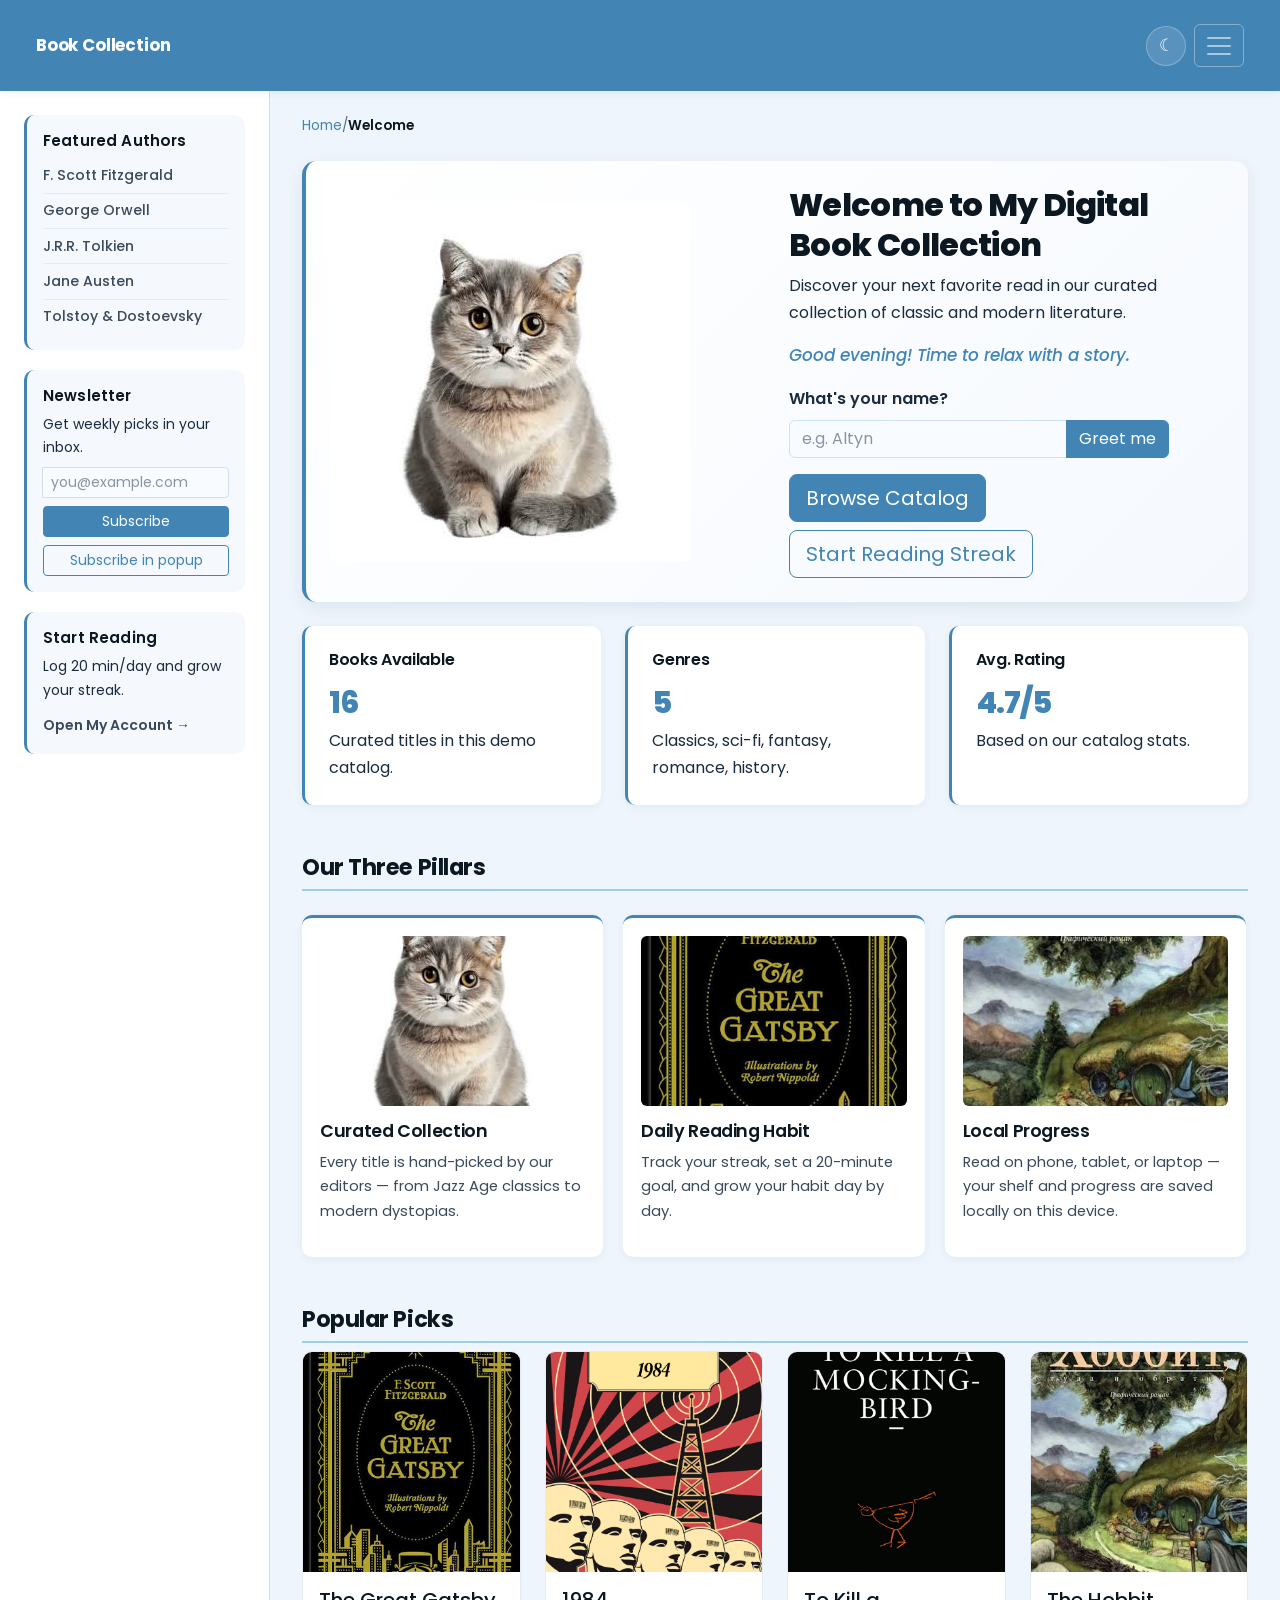
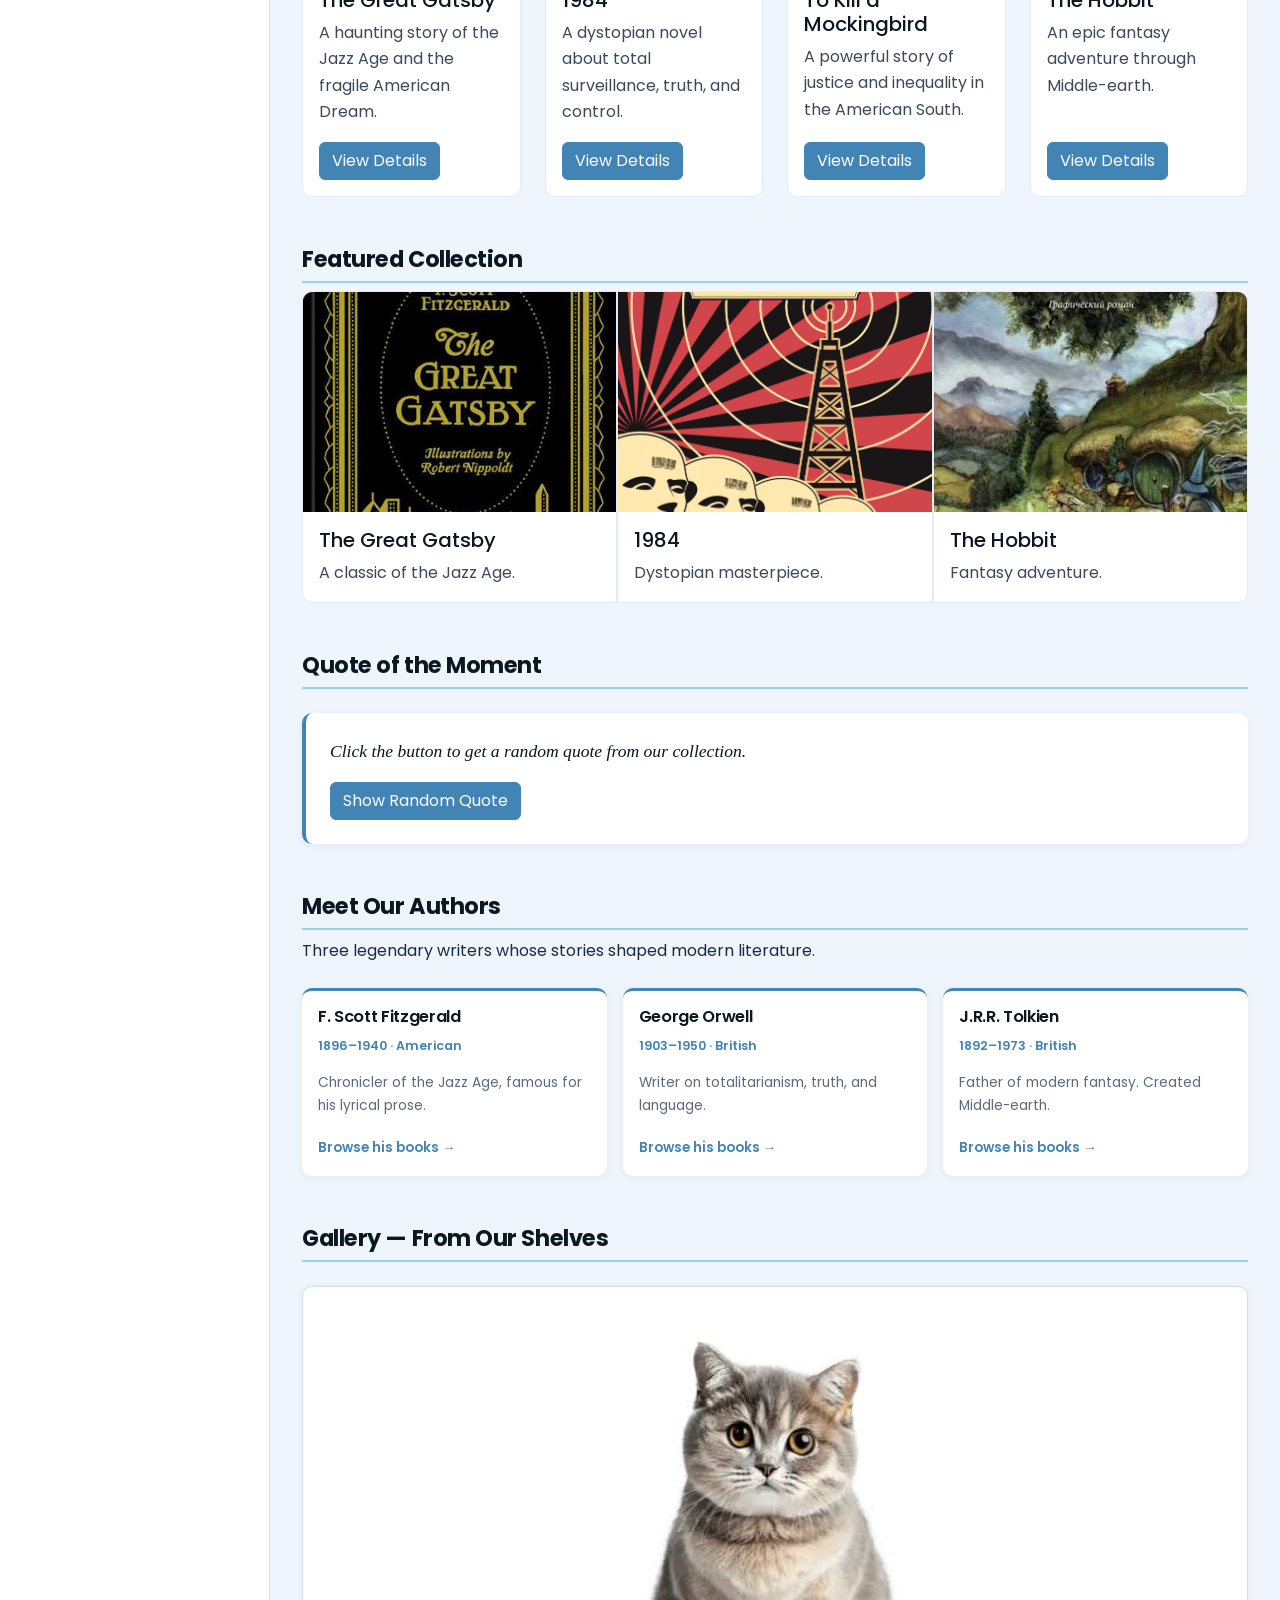
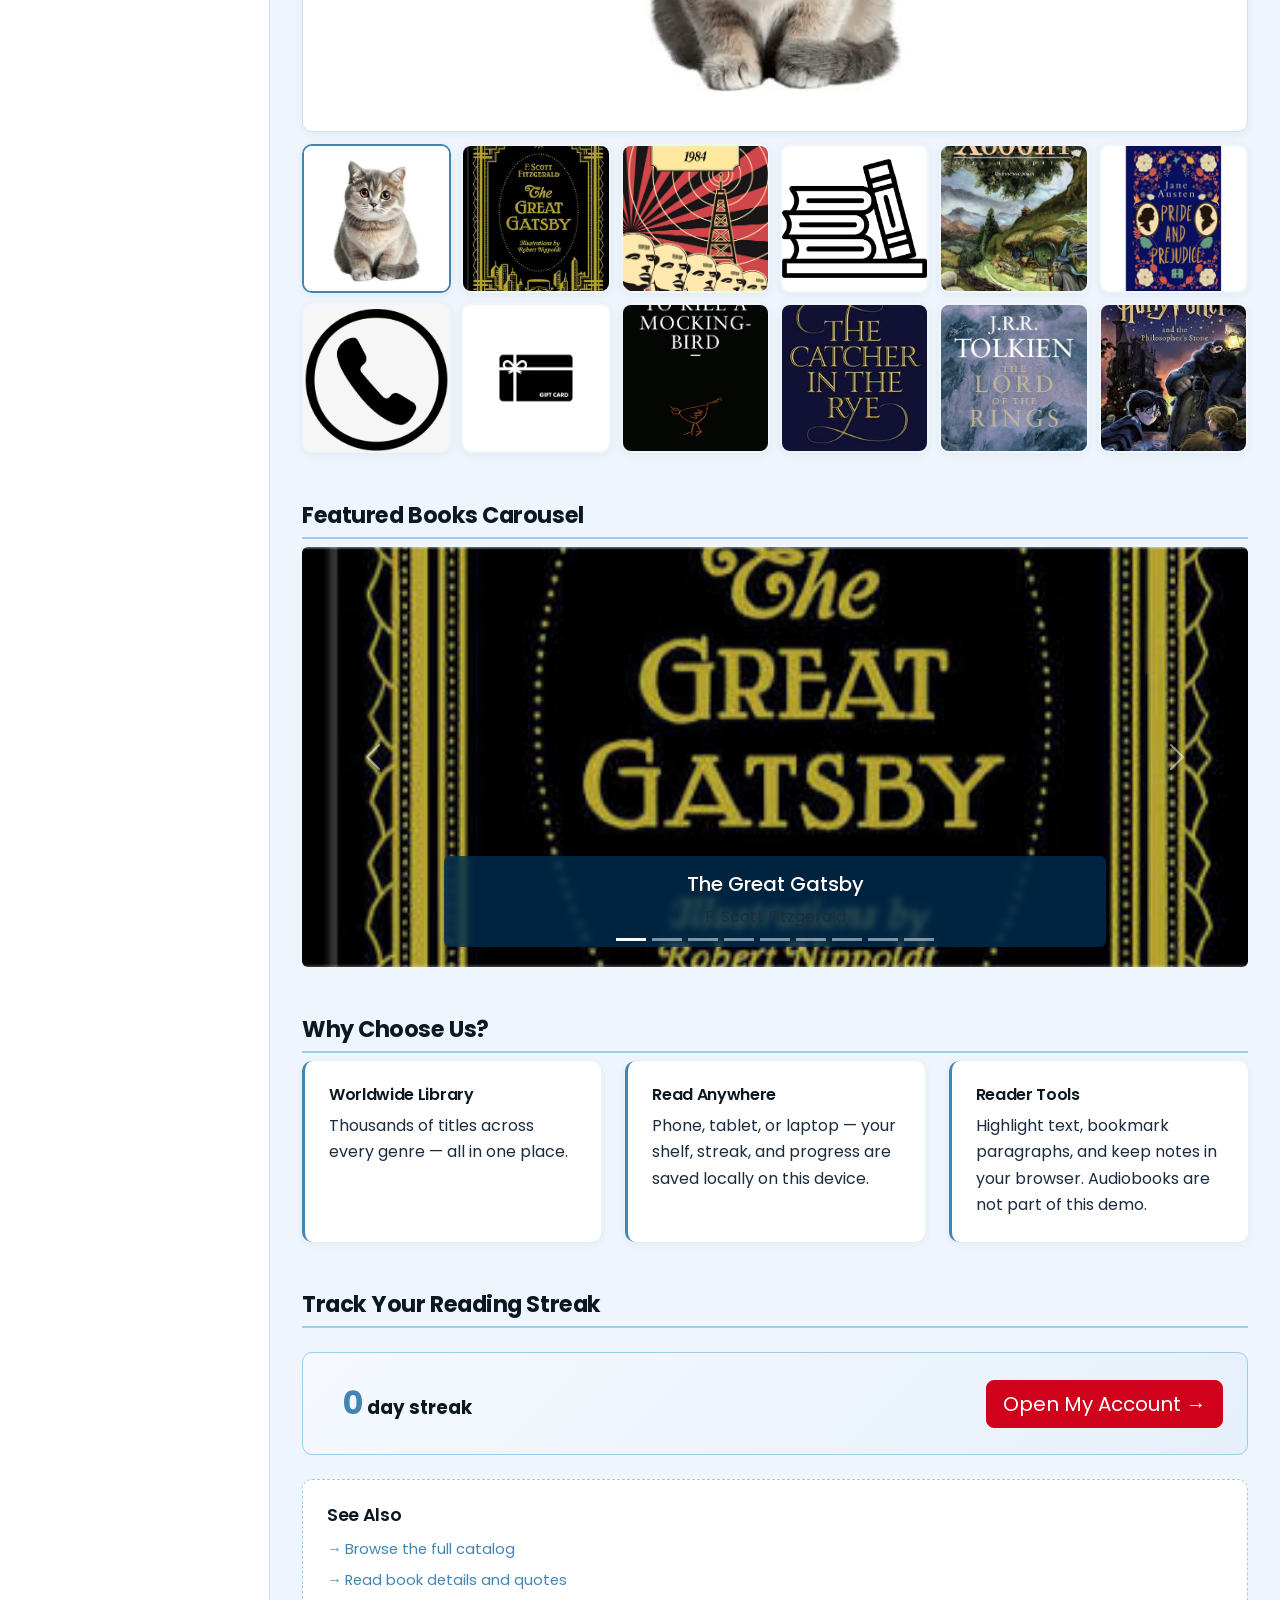
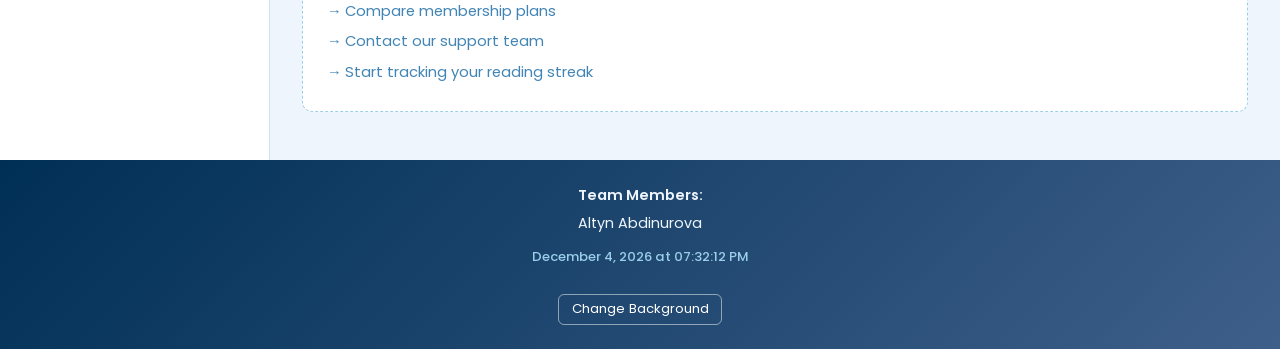
<file: index.html>
<!DOCTYPE html>
<html lang="en">
<head>
  <meta charset="UTF-8">
  <meta name="viewport" content="width=device-width, initial-scale=1.0">
  <title>Home — Digital Book Collection</title>
  <script src="https://code.jquery.com/jquery-3.7.1.min.js"></script>
  <script src="js/theme-init.js"></script>
  <link href="https://cdn.jsdelivr.net/npm/bootstrap@5.3.2/dist/css/bootstrap.min.css" rel="stylesheet">
  <link rel="stylesheet" href="css/style.css">
</head>
<body>
  <div class="page-grid mx-auto">

    <header id="main-header" class="px-3 px-lg-4 py-3">
      <nav class="navbar navbar-expand-xxl navbar-dark w-100" aria-label="Main navigation">
        <div class="container-fluid">
          <a class="navbar-brand" href="index.html">Book Collection</a>
          <div class="d-flex align-items-center gap-2 ms-auto order-xxl-last">
            <button class="theme-toggle" type="button" id="theme-toggle" aria-label="Toggle theme">☾</button>
            <button class="navbar-toggler" type="button"
                    data-bs-toggle="collapse" data-bs-target="#navbarMain"
                    aria-controls="navbarMain" aria-expanded="false"
                    aria-label="Toggle navigation">
              <span class="navbar-toggler-icon"></span>
            </button>
          </div>
          <div class="collapse navbar-collapse" id="navbarMain">
            <ul class="navbar-nav ms-auto mb-2 mb-xxl-0">
              <li class="nav-item"><a class="nav-link active" aria-current="page" href="index.html">Home</a></li>
              <li class="nav-item"><a class="nav-link" href="2catalog.html">Catalog</a></li>
              <li class="nav-item"><a class="nav-link" href="3product.html">Book Details</a></li>
              <li class="nav-item"><a class="nav-link" href="4about.html">About Us</a></li>
              <li class="nav-item"><a class="nav-link" href="5prices.html">Pricing</a></li>
              <li class="nav-item"><a class="nav-link" href="6contact.html">Contact Us</a></li>
              <li class="nav-item"><a class="nav-link" href="7account.html">My Account</a></li>
              <li class="nav-item"><a class="nav-link" href="8reader.html">Read</a></li>
            </ul>
          </div>
        </div>
      </nav>
    </header>

    <aside class="sidebar p-3 p-lg-4">
      <div class="sidebar-block p-3">
        <h3 class="mb-2">Featured Authors</h3>
        <ul>
          <li><a href="#authors">F. Scott Fitzgerald</a></li>
          <li><a href="#authors">George Orwell</a></li>
          <li><a href="#authors">J.R.R. Tolkien</a></li>
          <li><a href="#authors">Jane Austen</a></li>
          <li><a href="#authors">Tolstoy &amp; Dostoevsky</a></li>
        </ul>
      </div>

      <div class="sidebar-block p-3">
        <h3 class="mb-2">Newsletter</h3>
        <p class="small mb-2">Get weekly picks in your inbox.</p>
        <form id="newsletter-form" action="#" method="post" class="p-0 m-0 border-0 shadow-none w-100">
          <div class="input-group input-group-sm mb-2">
            <label for="nl-email" class="visually-hidden">Email</label>
            <input type="email" class="form-control" id="nl-email" placeholder="you@example.com" required>
          </div>
          <button type="submit" class="btn btn-primary btn-sm w-100">Subscribe</button>
        </form>
        <button id="open-popup" type="button" class="btn btn-outline-primary btn-sm w-100 mt-2">
          Subscribe in popup
        </button>
      </div>

      <div class="sidebar-block p-3">
        <h3 class="mb-2">Start Reading</h3>
        <p class="small mb-2">Log 20 min/day and grow your streak.</p>
        <a href="7account.html" class="small fw-semibold d-inline-block mt-1">Open My Account →</a>
      </div>
    </aside>

    <main class="main-content p-3 p-lg-4">
      <div class="container-fluid px-0 px-sm-2">
        <p class="breadcrumb mb-2"><a href="index.html">Home</a> / <span>Welcome</span></p>

        <section class="hero p-4 my-4 mt-lg-4">
          <div class="row g-4 align-items-center">
            <div class="col-12 col-sm-6 col-md-6 col-lg-6">
              <img src="imgs/cat.jpg" alt="Library mascot cat in the bookstore welcome section" class="img-fluid rounded">
            </div>
            <div class="col-12 col-sm-6 col-md-6 col-lg-6">
              <h1>Welcome to My Digital Book Collection</h1>
              <p>Discover your next favorite read in our curated collection of classic and modern literature.</p>
              <p id="greeting-message" class="greeting-text mt-3"></p>

              <div class="mt-3">
                <label for="greet-name" class="form-label fw-semibold">What's your name?</label>
                <div class="input-group greet-group">
                  <input type="text" id="greet-name" class="form-control" placeholder="e.g. Altyn" maxlength="30">
                  <button id="greet-btn" class="btn btn-primary" type="button">Greet me</button>
                </div>
                <p id="personal-greeting" class="greeting-text mt-2"></p>
              </div>

              <div class="hero-actions d-flex gap-2 flex-wrap mt-3">
                <a href="2catalog.html" class="btn btn-primary btn-lg">Browse Catalog</a>
                <a href="7account.html" class="btn btn-outline-primary btn-lg">Start Reading Streak</a>
              </div>
            </div>
          </div>
        </section>

        <div class="row g-4 mb-4">
          <div class="col-12 col-sm-6 col-md-6 col-lg-4">
            <div class="info-card h-100 p-4">
              <h3>Books Available</h3>
              <span class="big-number">16</span>
              <p class="mb-0">Curated titles in this demo catalog.</p>
            </div>
          </div>
          <div class="col-12 col-sm-6 col-md-6 col-lg-4">
            <div class="info-card h-100 p-4">
              <h3>Genres</h3>
              <span class="big-number">5</span>
              <p class="mb-0">Classics, sci-fi, fantasy, romance, history.</p>
            </div>
          </div>
          <div class="col-12 col-sm-6 col-md-6 col-lg-4">
            <div class="info-card h-100 p-4">
              <h3>Avg. Rating</h3>
              <span class="big-number">4.7/5</span>
              <p class="mb-0">Based on our catalog stats.</p>
            </div>
          </div>
        </div>

        <h2 class="mt-4 mt-lg-5">Our Three Pillars</h2>
        <div class="custom-card-row my-4">
          <article class="custom-card">
            <img src="imgs/cat.jpg" alt="Friendly library mascot">
            <h3>Curated Collection</h3>
            <p>Every title is hand-picked by our editors — from Jazz Age classics to modern dystopias.</p>
          </article>
          <article class="custom-card">
            <img src="imgs/gatsby.jpg" alt="The Great Gatsby book cover">
            <h3>Daily Reading Habit</h3>
            <p>Track your streak, set a 20-minute goal, and grow your habit day by day.</p>
          </article>
          <article class="custom-card">
            <img src="imgs/hobbit.jpg" alt="The Hobbit book cover">
            <h3>Local Progress</h3>
            <p>Read on phone, tablet, or laptop — your shelf and progress are saved locally on this device.</p>
          </article>
        </div>

        <h2 class="mt-4 mt-lg-5">Popular Picks</h2>
        <div class="row g-4 mb-4">
          <div class="col-12 col-sm-6 col-md-6 col-lg-3">
            <div class="card h-100">
              <img src="imgs/gatsby.jpg" alt="The Great Gatsby book cover" class="card-img-top">
              <div class="card-body d-flex flex-column">
                <h5 class="card-title">The Great Gatsby</h5>
                <p class="card-text flex-grow-1">A haunting story of the Jazz Age and the fragile American Dream.</p>
                <a href="3product.html#gatsby" class="btn btn-primary align-self-start">View Details</a>
              </div>
            </div>
          </div>
          <div class="col-12 col-sm-6 col-md-6 col-lg-3">
            <div class="card h-100">
              <img src="imgs/1984.jpg" alt="1984 book cover" class="card-img-top">
              <div class="card-body d-flex flex-column">
                <h5 class="card-title">1984</h5>
                <p class="card-text flex-grow-1">A dystopian novel about total surveillance, truth, and control.</p>
                <a href="3product.html#1984" class="btn btn-primary align-self-start">View Details</a>
              </div>
            </div>
          </div>
          <div class="col-12 col-sm-6 col-md-6 col-lg-3">
            <div class="card h-100">
              <img src="imgs/mockingbird.jpg" alt="To Kill a Mockingbird book cover" class="card-img-top">
              <div class="card-body d-flex flex-column">
                <h5 class="card-title">To Kill a Mockingbird</h5>
                <p class="card-text flex-grow-1">A powerful story of justice and inequality in the American South.</p>
                <a href="3product.html#mockingbird" class="btn btn-primary align-self-start">View Details</a>
              </div>
            </div>
          </div>
          <div class="col-12 col-sm-6 col-md-6 col-lg-3">
            <div class="card h-100">
              <img src="imgs/hobbit.jpg" alt="The Hobbit book cover" class="card-img-top">
              <div class="card-body d-flex flex-column">
                <h5 class="card-title">The Hobbit</h5>
                <p class="card-text flex-grow-1">An epic fantasy adventure through Middle-earth.</p>
                <a href="3product.html#hobbit" class="btn btn-primary align-self-start">View Details</a>
              </div>
            </div>
          </div>
        </div>

        <h2 class="mt-4 mt-lg-5">Featured Collection</h2>
        <div class="card-group mb-4">
          <div class="card">
            <img src="imgs/gatsby.jpg" class="card-img-top" alt="The Great Gatsby">
            <div class="card-body">
              <h5 class="card-title">The Great Gatsby</h5>
              <p class="card-text">A classic of the Jazz Age.</p>
            </div>
          </div>
          <div class="card">
            <img src="imgs/1984.jpg" class="card-img-top" alt="1984">
            <div class="card-body">
              <h5 class="card-title">1984</h5>
              <p class="card-text">Dystopian masterpiece.</p>
            </div>
          </div>
          <div class="card">
            <img src="imgs/hobbit.jpg" class="card-img-top" alt="The Hobbit">
            <div class="card-body">
              <h5 class="card-title">The Hobbit</h5>
              <p class="card-text">Fantasy adventure.</p>
            </div>
          </div>
        </div>

        <h2 class="mt-4 mt-lg-5">Quote of the Moment</h2>
        <div class="quote-generator p-4 my-4">
          <p id="random-quote-display" class="quote-text mb-3">Click the button to get a random quote from our collection.</p>
          <button id="random-quote-btn" class="btn btn-primary">Show Random Quote</button>
        </div>

        <h2 id="authors" class="mt-4 mt-lg-5">Meet Our Authors</h2>
        <p>Three legendary writers whose stories shaped modern literature.</p>
        <div class="author-grid my-4">
          <div class="author-card p-3">
            <h3>F. Scott Fitzgerald</h3>
            <p class="author-meta">1896–1940 · American</p>
            <p>Chronicler of the Jazz Age, famous for his lyrical prose.</p>
            <a href="2catalog.html#classics" class="author-link">Browse his books →</a>
          </div>
          <div class="author-card p-3">
            <h3>George Orwell</h3>
            <p class="author-meta">1903–1950 · British</p>
            <p>Writer on totalitarianism, truth, and language.</p>
            <a href="2catalog.html#scifi" class="author-link">Browse his books →</a>
          </div>
          <div class="author-card p-3">
            <h3>J.R.R. Tolkien</h3>
            <p class="author-meta">1892–1973 · British</p>
            <p>Father of modern fantasy. Created Middle-earth.</p>
            <a href="2catalog.html#fantasy" class="author-link">Browse his books →</a>
          </div>
        </div>

        <h2 class="mt-4 mt-lg-5">Gallery — From Our Shelves</h2>
        <div class="gallery-container my-4">
          <div class="gallery-main">
            <img id="gallery-main-img" src="imgs/cat.jpg" alt="Library mascot cat">
          </div>
          <div class="gallery-thumbs">
            <div class="gallery-thumb active-thumb" data-src="imgs/cat.jpg"><img src="imgs/cat.jpg" alt="Library mascot cat"></div>
            <div class="gallery-thumb" data-src="imgs/gatsby.jpg"><img src="imgs/gatsby.jpg" alt="The Great Gatsby cover"></div>
            <div class="gallery-thumb" data-src="imgs/1984.jpg"><img src="imgs/1984.jpg" alt="1984 cover"></div>
            <div class="gallery-thumb" data-src="imgs/logo.png"><img src="imgs/logo.png" alt="Book Collection brand logo"></div>
            <div class="gallery-thumb" data-src="imgs/hobbit.jpg"><img src="imgs/hobbit.jpg" alt="The Hobbit cover"></div>
            <div class="gallery-thumb" data-src="imgs/pride.jpg"><img src="imgs/pride.jpg" alt="Pride and Prejudice cover"></div>
            <div class="gallery-thumb" data-src="imgs/contactlogo.jpg"><img src="imgs/contactlogo.jpg" alt="Contact support icon"></div>
            <div class="gallery-thumb" data-src="imgs/gift_card_logo.png"><img src="imgs/gift_card_logo.png" alt="Gift card option"></div>
            <div class="gallery-thumb" data-src="imgs/mockingbird.jpg"><img src="imgs/mockingbird.jpg" alt="To Kill a Mockingbird cover"></div>
            <div class="gallery-thumb" data-src="imgs/catcher.jpg"><img src="imgs/catcher.jpg" alt="The Catcher in the Rye cover"></div>
            <div class="gallery-thumb" data-src="imgs/lotr.jpg"><img src="imgs/lotr.jpg" alt="The Lord of the Rings cover"></div>
            <div class="gallery-thumb" data-src="imgs/harry.jpg"><img src="imgs/harry.jpg" alt="Harry Potter cover"></div>
          </div>
        </div>

        <h2 class="mt-4 mt-lg-5">Featured Books Carousel</h2>
        <div id="bookCarousel" class="carousel slide mb-5" data-bs-ride="carousel">
          <div class="carousel-indicators">
            <button type="button" data-bs-target="#bookCarousel" data-bs-slide-to="0" class="active" aria-current="true" aria-label="Slide 1"></button>
            <button type="button" data-bs-target="#bookCarousel" data-bs-slide-to="1" aria-label="Slide 2"></button>
            <button type="button" data-bs-target="#bookCarousel" data-bs-slide-to="2" aria-label="Slide 3"></button>
            <button type="button" data-bs-target="#bookCarousel" data-bs-slide-to="3" aria-label="Slide 4"></button>
            <button type="button" data-bs-target="#bookCarousel" data-bs-slide-to="4" aria-label="Slide 5"></button>
            <button type="button" data-bs-target="#bookCarousel" data-bs-slide-to="5" aria-label="Slide 6"></button>
            <button type="button" data-bs-target="#bookCarousel" data-bs-slide-to="6" aria-label="Slide 7"></button>
            <button type="button" data-bs-target="#bookCarousel" data-bs-slide-to="7" aria-label="Slide 8"></button>
            <button type="button" data-bs-target="#bookCarousel" data-bs-slide-to="8" aria-label="Slide 9"></button>
          </div>
          <div class="carousel-inner rounded">
            <div class="carousel-item active">
              <img src="imgs/gatsby.jpg" class="d-block w-100 carousel-img" alt="The Great Gatsby">
              <div class="carousel-caption d-none d-md-block p-3"><h5>The Great Gatsby</h5><p class="mb-0">F. Scott Fitzgerald</p></div>
            </div>
            <div class="carousel-item">
              <img src="imgs/1984.jpg" class="d-block w-100 carousel-img" alt="1984">
              <div class="carousel-caption d-none d-md-block p-3"><h5>1984</h5><p class="mb-0">George Orwell</p></div>
            </div>
            <div class="carousel-item">
              <img src="imgs/mockingbird.jpg" class="d-block w-100 carousel-img" alt="To Kill a Mockingbird">
              <div class="carousel-caption d-none d-md-block p-3"><h5>To Kill a Mockingbird</h5><p class="mb-0">Harper Lee</p></div>
            </div>
            <div class="carousel-item">
              <img src="imgs/hobbit.jpg" class="d-block w-100 carousel-img" alt="The Hobbit">
              <div class="carousel-caption d-none d-md-block p-3"><h5>The Hobbit</h5><p class="mb-0">J.R.R. Tolkien</p></div>
            </div>
            <div class="carousel-item">
              <img src="imgs/pride.jpg" class="d-block w-100 carousel-img" alt="Pride and Prejudice">
              <div class="carousel-caption d-none d-md-block p-3"><h5>Pride and Prejudice</h5><p class="mb-0">Jane Austen</p></div>
            </div>
            <div class="carousel-item">
              <img src="imgs/lotr.jpg" class="d-block w-100 carousel-img" alt="The Lord of the Rings">
              <div class="carousel-caption d-none d-md-block p-3"><h5>The Lord of the Rings</h5><p class="mb-0">J.R.R. Tolkien</p></div>
            </div>
            <div class="carousel-item">
              <img src="imgs/harry.jpg" class="d-block w-100 carousel-img" alt="Harry Potter">
              <div class="carousel-caption d-none d-md-block p-3"><h5>Harry Potter</h5><p class="mb-0">J.K. Rowling</p></div>
            </div>
            <div class="carousel-item">
              <img src="imgs/catcher.jpg" class="d-block w-100 carousel-img" alt="The Catcher in the Rye">
              <div class="carousel-caption d-none d-md-block p-3"><h5>The Catcher in the Rye</h5><p class="mb-0">J.D. Salinger</p></div>
            </div>
            <div class="carousel-item">
              <img src="imgs/cat.jpg" class="d-block w-100 carousel-img" alt="Library Mascot">
              <div class="carousel-caption d-none d-md-block p-3"><h5>Library Mascot</h5><p class="mb-0">Book Collection</p></div>
            </div>
          </div>
          <button class="carousel-control-prev" type="button" data-bs-target="#bookCarousel" data-bs-slide="prev">
            <span class="carousel-control-prev-icon" aria-hidden="true"></span>
            <span class="visually-hidden">Previous</span>
          </button>
          <button class="carousel-control-next" type="button" data-bs-target="#bookCarousel" data-bs-slide="next">
            <span class="carousel-control-next-icon" aria-hidden="true"></span>
            <span class="visually-hidden">Next</span>
          </button>
        </div>

        <h2 class="mt-4 mt-lg-5">Why Choose Us?</h2>
        <div class="row g-4 mb-4">
          <div class="col-12 col-md-6 col-lg-4">
            <div class="info-card h-100 p-4"><h3>Worldwide Library</h3><p class="mb-0">Thousands of titles across every genre — all in one place.</p></div>
          </div>
          <div class="col-12 col-md-6 col-lg-4">
            <div class="info-card h-100 p-4"><h3>Read Anywhere</h3><p class="mb-0">Phone, tablet, or laptop — your shelf, streak, and progress are saved locally on this device.</p></div>
          </div>
          <div class="col-12 col-md-6 col-lg-4">
            <div class="info-card h-100 p-4"><h3>Reader Tools</h3><p class="mb-0">Highlight text, bookmark paragraphs, and keep notes in your browser. Audiobooks are not part of this demo.</p></div>
          </div>
        </div>

        <h2 class="mt-4 mt-lg-5">Track Your Reading Streak</h2>
        <div class="streak-hero p-4 my-4">
          <div class="streak-hero-flame"></div>
          <div class="streak-hero-count"><span id="hero-streak-preview">0</span> day streak</div>
          <a href="7account.html" class="btn btn-warning btn-lg ms-auto">Open My Account →</a>
        </div>

        <div class="see-also my-4 p-3 p-lg-4">
          <h3 class="mb-2">See Also</h3>
          <ul class="mb-0">
            <li><a href="2catalog.html">Browse the full catalog</a></li>
            <li><a href="3product.html">Read book details and quotes</a></li>
            <li><a href="5prices.html">Compare membership plans</a></li>
            <li><a href="6contact.html">Contact our support team</a></li>
            <li><a href="7account.html">Start tracking your reading streak</a></li>
          </ul>
        </div>
      </div>
    </main>

    <footer class="p-4">
      <p class="mb-1">Team Members:</p>
      <ul><li>Altyn Abdinurova</li></ul>
      <p id="datetime" class="footer-datetime"></p>
      <button id="bg-color-btn" type="button" class="btn btn-sm btn-outline-light">Change Background</button>
    </footer>
  </div>

  <div id="popup-overlay" class="popup-overlay" hidden>
    <div class="popup-form p-4">
      <button id="close-popup" type="button" class="btn-close float-end" aria-label="Close popup"></button>
      <h3 class="mb-3">Subscribe to Newsletter</h3>
      <p class="small text-muted mb-3">Get weekly book picks in your inbox.</p>
      <form id="popup-subscribe-form" novalidate>
        <div class="mb-3">
          <label for="popup-email" class="form-label fw-semibold">Email</label>
          <input type="email" class="form-control" id="popup-email" placeholder="you@example.com" required>
        </div>
        <p id="popup-error" class="auth-error p-2" hidden></p>
        <button type="submit" class="btn btn-primary w-100">Subscribe</button>
      </form>
    </div>
  </div>

  <script src="https://cdn.jsdelivr.net/npm/bootstrap@5.3.2/dist/js/bootstrap.bundle.min.js"></script>
  <script src="js/assign5.js"></script>
  <script src="js/assign6.js"></script>
  <script src="js/home-extras.js"></script>
</body>
</html>
</file>
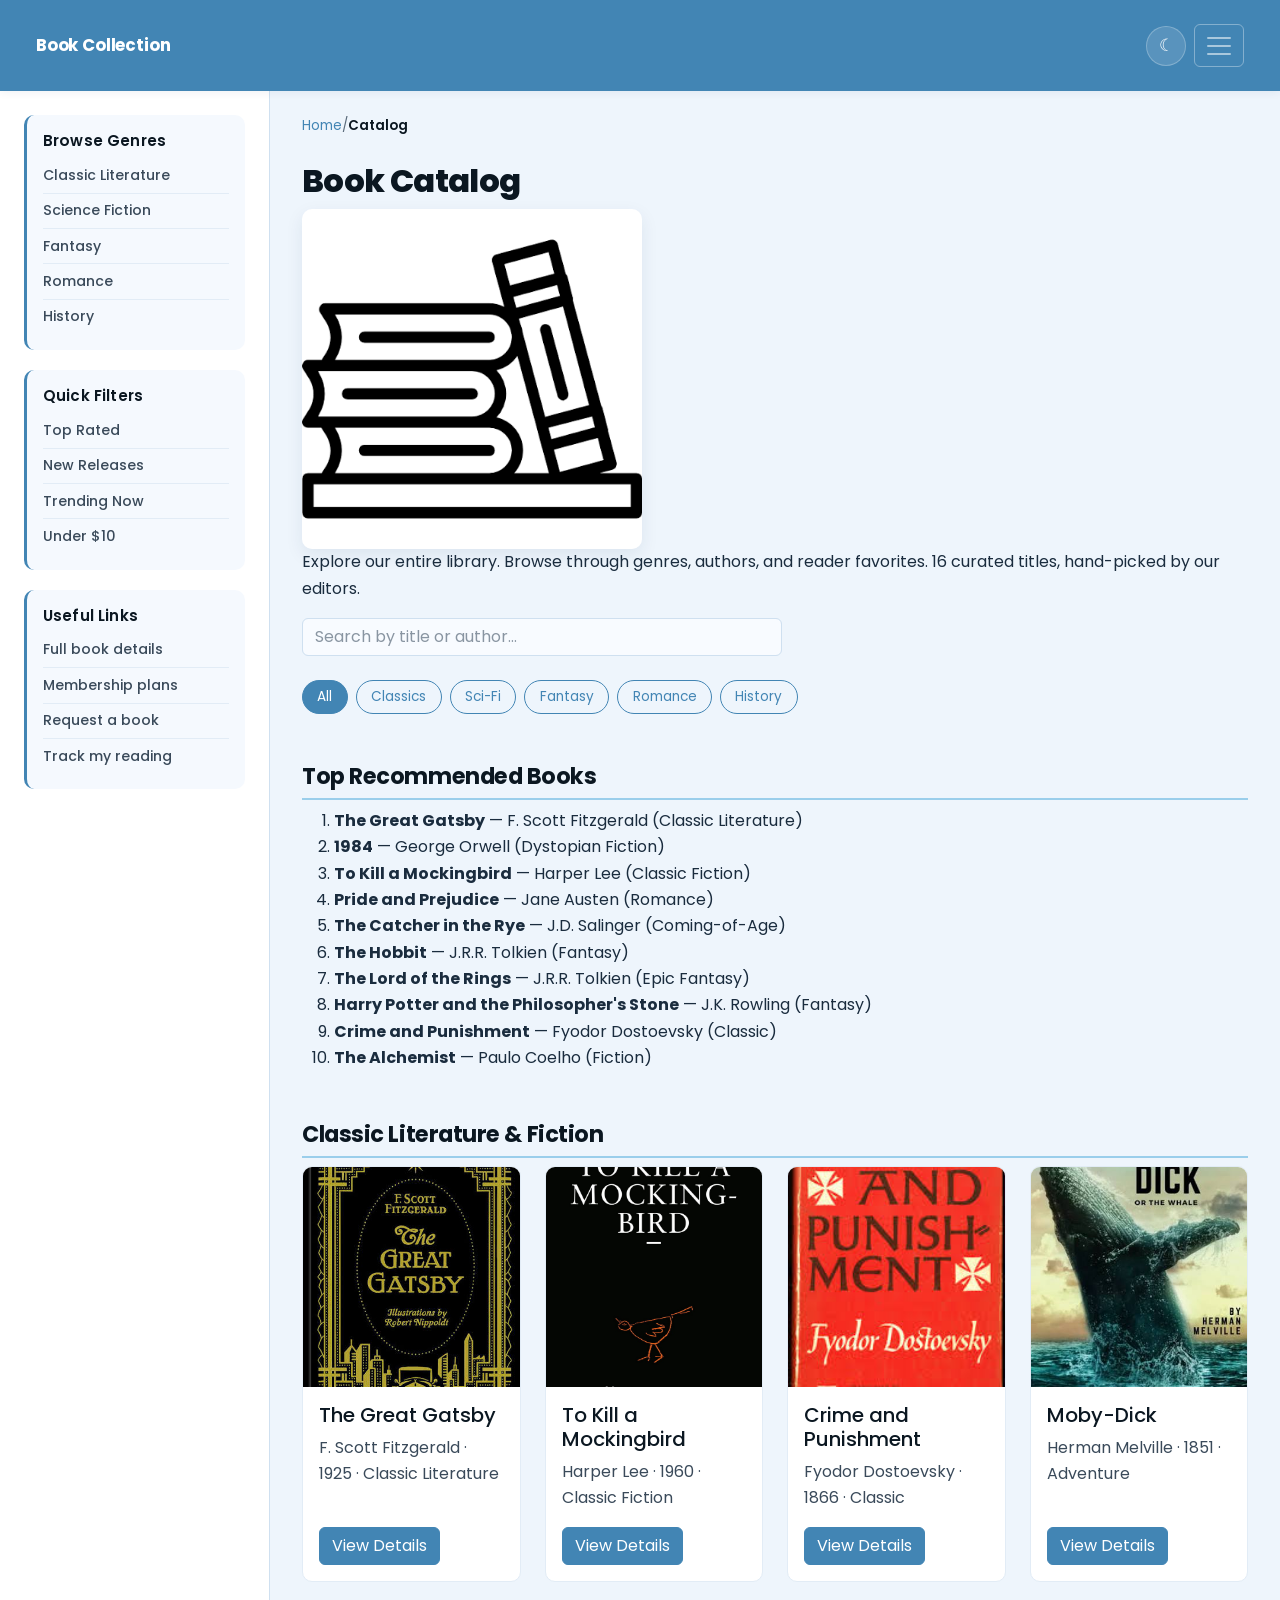
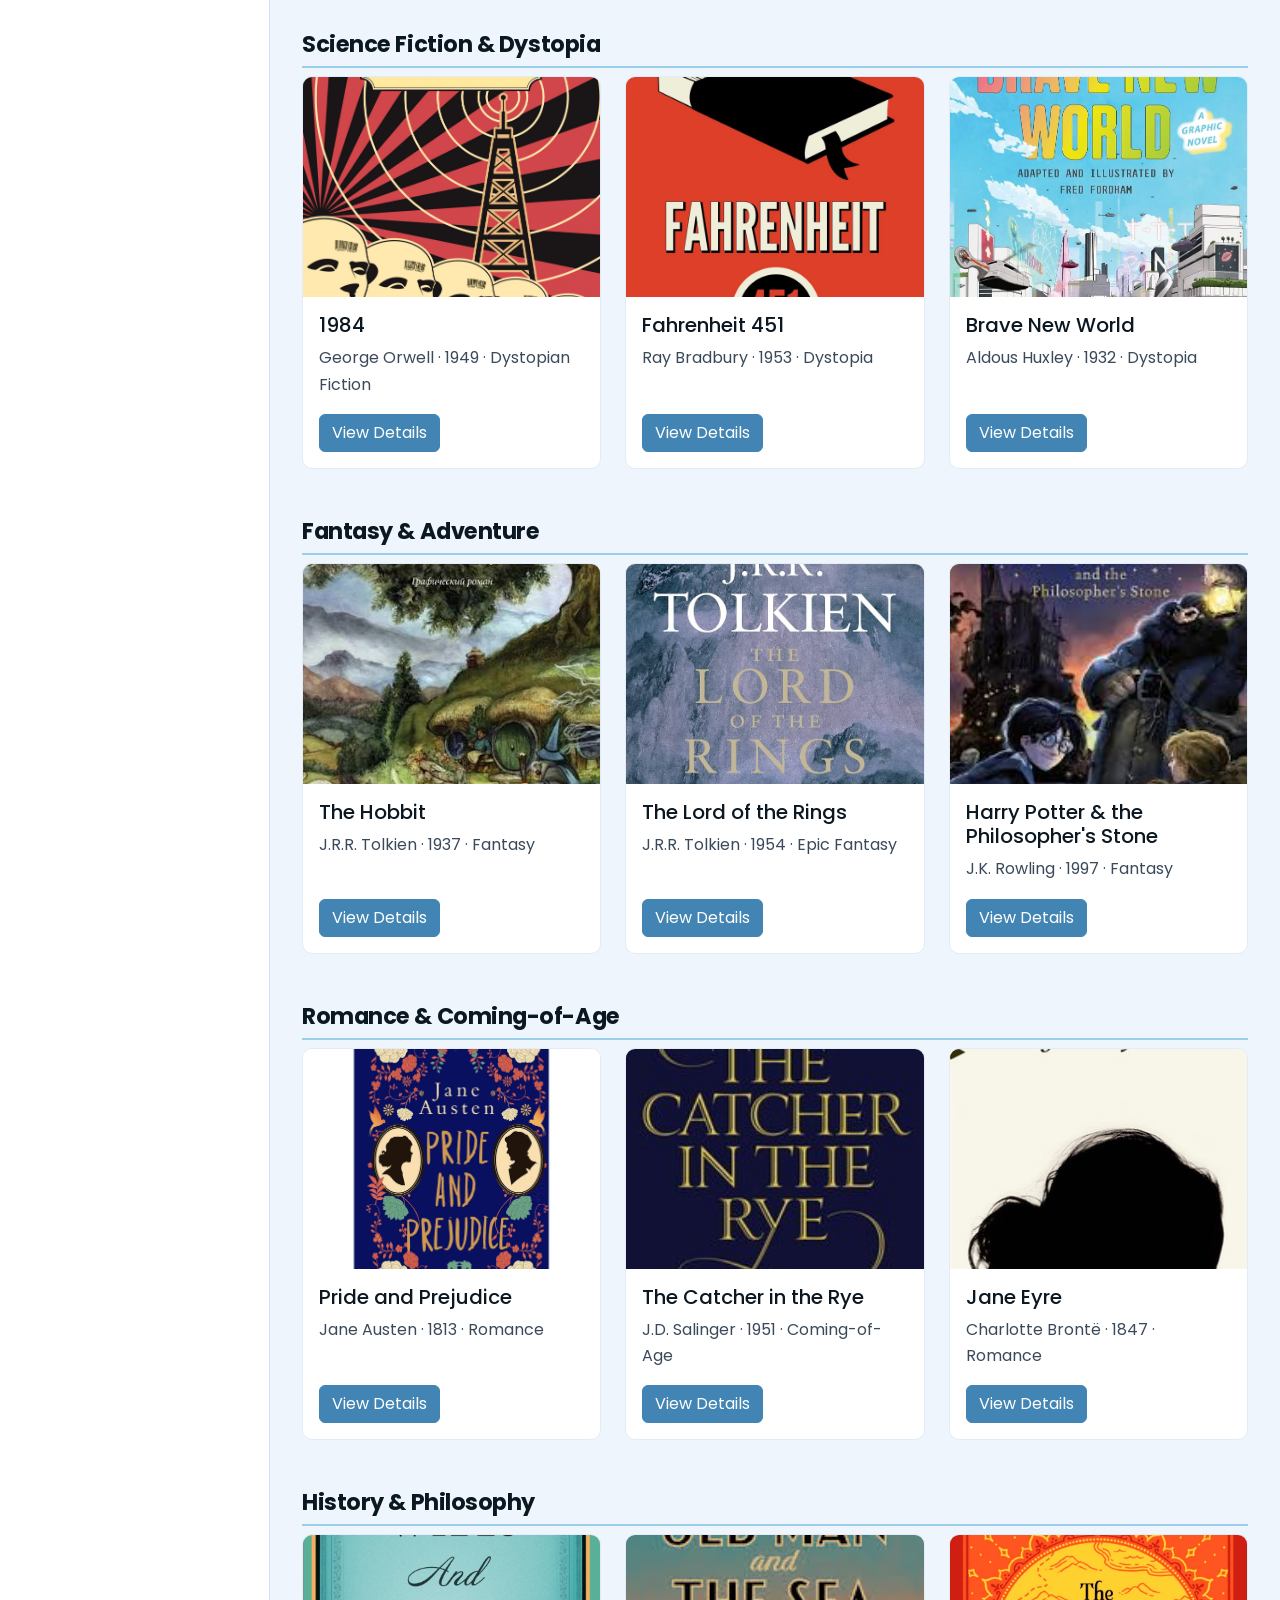
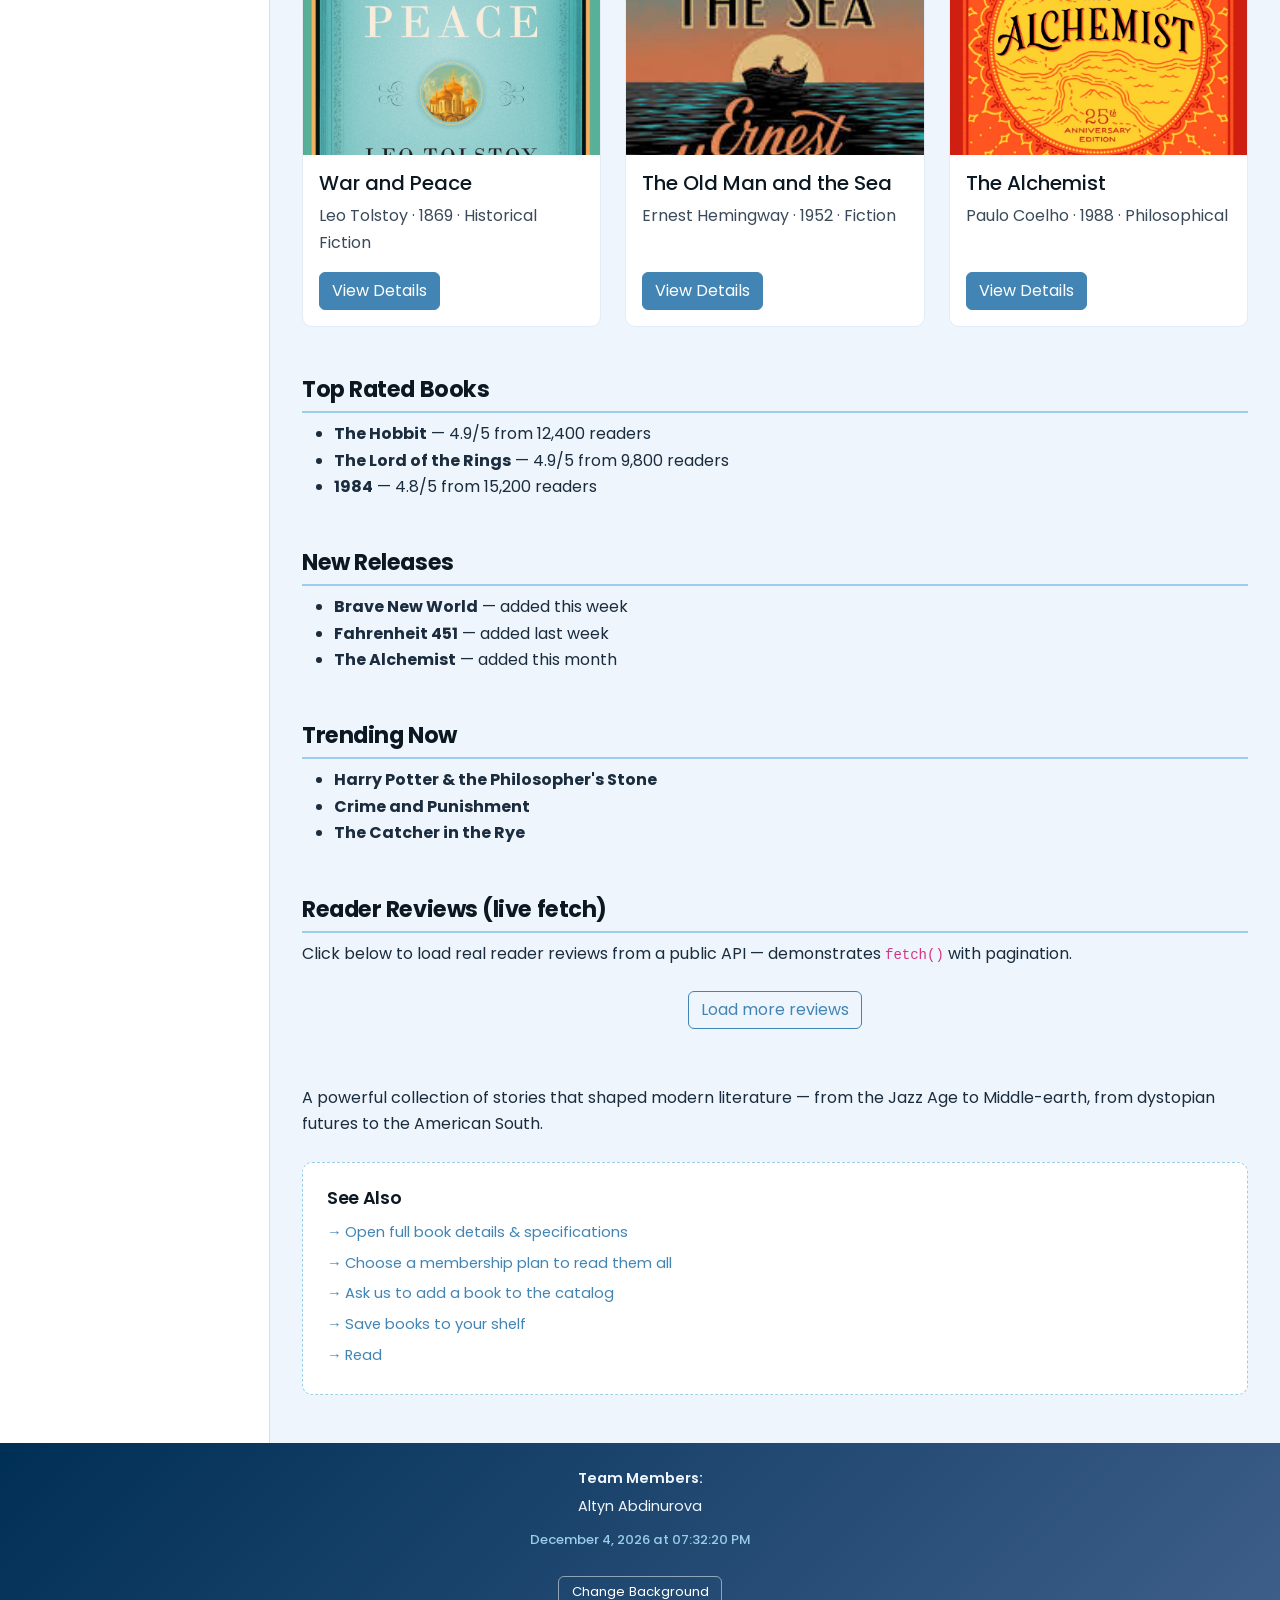
<file: 2catalog.html>
<!DOCTYPE html>
<html lang="en">
<head>
  <meta charset="UTF-8">
  <meta name="viewport" content="width=device-width, initial-scale=1.0">
  <title>Book Catalog — Digital Book Collection</title>
  <script src="https://code.jquery.com/jquery-3.7.1.min.js"></script>
  <script src="js/theme-init.js"></script>
  <link href="https://cdn.jsdelivr.net/npm/bootstrap@5.3.2/dist/css/bootstrap.min.css" rel="stylesheet">
  <link rel="stylesheet" href="css/style.css">
</head>
<body>
  <div class="page-grid mx-auto">
    <header id="main-header" class="px-3 px-lg-4 py-3">
      <nav class="navbar navbar-expand-xxl navbar-dark w-100" aria-label="Main navigation">
        <div class="container-fluid">
          <a class="navbar-brand" href="index.html">Book Collection</a>
          <div class="d-flex align-items-center gap-2 ms-auto order-xxl-last">
            <button class="theme-toggle" type="button" id="theme-toggle" aria-label="Toggle theme">☾</button>
            <button class="navbar-toggler" type="button"
                    data-bs-toggle="collapse" data-bs-target="#navbarMain"
                    aria-controls="navbarMain" aria-expanded="false"
                    aria-label="Toggle navigation">
              <span class="navbar-toggler-icon"></span>
            </button>
          </div>
          <div class="collapse navbar-collapse" id="navbarMain">
            <ul class="navbar-nav ms-auto mb-2 mb-xxl-0">
              <li class="nav-item"><a class="nav-link" href="index.html">Home</a></li>
              <li class="nav-item"><a class="nav-link active" aria-current="page" href="2catalog.html">Catalog</a></li>
              <li class="nav-item"><a class="nav-link" href="3product.html">Book Details</a></li>
              <li class="nav-item"><a class="nav-link" href="4about.html">About Us</a></li>
              <li class="nav-item"><a class="nav-link" href="5prices.html">Pricing</a></li>
              <li class="nav-item"><a class="nav-link" href="6contact.html">Contact Us</a></li>
              <li class="nav-item"><a class="nav-link" href="7account.html">My Account</a></li>
              <li class="nav-item"><a class="nav-link" href="8reader.html">Read</a></li>
            </ul>
          </div>
        </div>
      </nav>
    </header>

    <aside class="sidebar p-3 p-lg-4">
      <div class="sidebar-block p-3">
        <h3 class="mb-2">Browse Genres</h3>
        <ul>
          <li><a href="#classics">Classic Literature</a></li>
          <li><a href="#scifi">Science Fiction</a></li>
          <li><a href="#fantasy">Fantasy</a></li>
          <li><a href="#romance">Romance</a></li>
          <li><a href="#history">History</a></li>
        </ul>
      </div>
      <div class="sidebar-block p-3">
        <h3 class="mb-2">Quick Filters</h3>
        <ul>
          <li><a href="#top-rated">Top Rated</a></li>
          <li><a href="#new-releases">New Releases</a></li>
          <li><a href="#trending">Trending Now</a></li>
          <li><a href="5prices.html">Under $10</a></li>
        </ul>
      </div>
      <div class="sidebar-block p-3">
        <h3 class="mb-2">Useful Links</h3>
        <ul>
          <li><a href="3product.html">Full book details</a></li>
          <li><a href="5prices.html">Membership plans</a></li>
          <li><a href="6contact.html">Request a book</a></li>
          <li><a href="7account.html">Track my reading</a></li>
        </ul>
      </div>
    </aside>

    <main class="main-content p-3 p-lg-4">
      <div class="container-fluid px-0 px-sm-2">
        <p class="breadcrumb mb-2"><a href="index.html">Home</a> / <span>Catalog</span></p>

        <h1 class="mt-2 mt-lg-4">Book Catalog</h1>
        <img src="imgs/logo.png" alt="Book Collection logo" class="page-img">
        <p>Explore our entire library. Browse through genres, authors, and reader favorites. 16 curated titles, hand-picked by our editors.</p>

        <div class="position-relative my-3 search-wrap">
          <input type="text" id="catalog-search" class="form-control"
                 placeholder="Search by title or author..." autocomplete="off">
          <ul id="search-suggestions" class="list-group position-absolute w-100"></ul>
        </div>

        <div class="filter-bar my-4">
          <button class="btn btn-outline-primary filter-btn active" data-filter="all">All</button>
          <button class="btn btn-outline-primary filter-btn" data-filter="classics">Classics</button>
          <button class="btn btn-outline-primary filter-btn" data-filter="scifi">Sci-Fi</button>
          <button class="btn btn-outline-primary filter-btn" data-filter="fantasy">Fantasy</button>
          <button class="btn btn-outline-primary filter-btn" data-filter="romance">Romance</button>
          <button class="btn btn-outline-primary filter-btn" data-filter="history">History</button>
        </div>

        <h2 class="mt-4 mt-lg-5">Top Recommended Books</h2>
        <ol class="mb-4">
          <li><strong>The Great Gatsby</strong> — F. Scott Fitzgerald (Classic Literature)</li>
          <li><strong>1984</strong> — George Orwell (Dystopian Fiction)</li>
          <li><strong>To Kill a Mockingbird</strong> — Harper Lee (Classic Fiction)</li>
          <li><strong>Pride and Prejudice</strong> — Jane Austen (Romance)</li>
          <li><strong>The Catcher in the Rye</strong> — J.D. Salinger (Coming-of-Age)</li>
          <li><strong>The Hobbit</strong> — J.R.R. Tolkien (Fantasy)</li>
          <li><strong>The Lord of the Rings</strong> — J.R.R. Tolkien (Epic Fantasy)</li>
          <li><strong>Harry Potter and the Philosopher's Stone</strong> — J.K. Rowling (Fantasy)</li>
          <li><strong>Crime and Punishment</strong> — Fyodor Dostoevsky (Classic)</li>
          <li><strong>The Alchemist</strong> — Paulo Coelho (Fiction)</li>
        </ol>

        <h2 id="classics" class="mt-4 mt-lg-5">Classic Literature &amp; Fiction</h2>
        <div class="row g-4 mb-4">
          <div class="col-12 col-sm-6 col-md-6 col-lg-3">
            <div class="card h-100">
              <img src="imgs/gatsby.jpg" alt="The Great Gatsby book cover" class="card-img-top">
              <div class="card-body d-flex flex-column">
                <h5 class="card-title">The Great Gatsby</h5>
                <p class="card-text flex-grow-1">F. Scott Fitzgerald · 1925 · Classic Literature</p>
                <a href="3product.html#gatsby" class="btn btn-primary align-self-start">View Details</a>
              </div>
            </div>
          </div>
          <div class="col-12 col-sm-6 col-md-6 col-lg-3">
            <div class="card h-100">
              <img src="imgs/mockingbird.jpg" alt="To Kill a Mockingbird book cover" class="card-img-top">
              <div class="card-body d-flex flex-column">
                <h5 class="card-title">To Kill a Mockingbird</h5>
                <p class="card-text flex-grow-1">Harper Lee · 1960 · Classic Fiction</p>
                <a href="3product.html#mockingbird" class="btn btn-primary align-self-start">View Details</a>
              </div>
            </div>
          </div>
          <div class="col-12 col-sm-6 col-md-6 col-lg-3">
            <div class="card h-100">
              <img src="imgs/crime.jpg" alt="Crime and Punishment book cover" class="card-img-top">
              <div class="card-body d-flex flex-column">
                <h5 class="card-title">Crime and Punishment</h5>
                <p class="card-text flex-grow-1">Fyodor Dostoevsky · 1866 · Classic</p>
                <a href="3product.html#crime" class="btn btn-primary align-self-start">View Details</a>
              </div>
            </div>
          </div>
          <div class="col-12 col-sm-6 col-md-6 col-lg-3">
            <div class="card h-100">
              <img src="imgs/moby.jpg" alt="Moby-Dick book cover" class="card-img-top">
              <div class="card-body d-flex flex-column">
                <h5 class="card-title">Moby-Dick</h5>
                <p class="card-text flex-grow-1">Herman Melville · 1851 · Adventure</p>
                <a href="3product.html#moby" class="btn btn-primary align-self-start">View Details</a>
              </div>
            </div>
          </div>
        </div>

        <h2 id="scifi" class="mt-4 mt-lg-5">Science Fiction &amp; Dystopia</h2>
        <div class="row g-4 mb-4">
          <div class="col-12 col-sm-6 col-md-6 col-lg-4">
            <div class="card h-100">
              <img src="imgs/1984.jpg" alt="1984 book cover" class="card-img-top">
              <div class="card-body d-flex flex-column">
                <h5 class="card-title">1984</h5>
                <p class="card-text flex-grow-1">George Orwell · 1949 · Dystopian Fiction</p>
                <a href="3product.html#1984" class="btn btn-primary align-self-start">View Details</a>
              </div>
            </div>
          </div>
          <div class="col-12 col-sm-6 col-md-6 col-lg-4">
            <div class="card h-100">
              <img src="imgs/f451.jpg" alt="Fahrenheit 451 book cover" class="card-img-top">
              <div class="card-body d-flex flex-column">
                <h5 class="card-title">Fahrenheit 451</h5>
                <p class="card-text flex-grow-1">Ray Bradbury · 1953 · Dystopia</p>
                <a href="3product.html#f451" class="btn btn-primary align-self-start">View Details</a>
              </div>
            </div>
          </div>
          <div class="col-12 col-sm-6 col-md-6 col-lg-4">
            <div class="card h-100">
              <img src="imgs/bravenew.jpg" alt="Brave New World book cover" class="card-img-top">
              <div class="card-body d-flex flex-column">
                <h5 class="card-title">Brave New World</h5>
                <p class="card-text flex-grow-1">Aldous Huxley · 1932 · Dystopia</p>
                <a href="3product.html#bravenew" class="btn btn-primary align-self-start">View Details</a>
              </div>
            </div>
          </div>
        </div>

        <h2 id="fantasy" class="mt-4 mt-lg-5">Fantasy &amp; Adventure</h2>
        <div class="row g-4 mb-4">
          <div class="col-12 col-sm-6 col-md-6 col-lg-4">
            <div class="card h-100">
              <img src="imgs/hobbit.jpg" alt="The Hobbit book cover" class="card-img-top">
              <div class="card-body d-flex flex-column">
                <h5 class="card-title">The Hobbit</h5>
                <p class="card-text flex-grow-1">J.R.R. Tolkien · 1937 · Fantasy</p>
                <a href="3product.html#hobbit" class="btn btn-primary align-self-start">View Details</a>
              </div>
            </div>
          </div>
          <div class="col-12 col-sm-6 col-md-6 col-lg-4">
            <div class="card h-100">
              <img src="imgs/lotr.jpg" alt="The Lord of the Rings book cover" class="card-img-top">
              <div class="card-body d-flex flex-column">
                <h5 class="card-title">The Lord of the Rings</h5>
                <p class="card-text flex-grow-1">J.R.R. Tolkien · 1954 · Epic Fantasy</p>
                <a href="3product.html#lotr" class="btn btn-primary align-self-start">View Details</a>
              </div>
            </div>
          </div>
          <div class="col-12 col-sm-6 col-md-6 col-lg-4">
            <div class="card h-100">
              <img src="imgs/harry.jpg" alt="Harry Potter book cover" class="card-img-top">
              <div class="card-body d-flex flex-column">
                <h5 class="card-title">Harry Potter &amp; the Philosopher's Stone</h5>
                <p class="card-text flex-grow-1">J.K. Rowling · 1997 · Fantasy</p>
                <a href="3product.html#harry" class="btn btn-primary align-self-start">View Details</a>
              </div>
            </div>
          </div>
        </div>

        <h2 id="romance" class="mt-4 mt-lg-5">Romance &amp; Coming-of-Age</h2>
        <div class="row g-4 mb-4">
          <div class="col-12 col-sm-6 col-md-6 col-lg-4">
            <div class="card h-100">
              <img src="imgs/pride.jpg" alt="Pride and Prejudice book cover" class="card-img-top">
              <div class="card-body d-flex flex-column">
                <h5 class="card-title">Pride and Prejudice</h5>
                <p class="card-text flex-grow-1">Jane Austen · 1813 · Romance</p>
                <a href="3product.html#pride" class="btn btn-primary align-self-start">View Details</a>
              </div>
            </div>
          </div>
          <div class="col-12 col-sm-6 col-md-6 col-lg-4">
            <div class="card h-100">
              <img src="imgs/catcher.jpg" alt="The Catcher in the Rye book cover" class="card-img-top">
              <div class="card-body d-flex flex-column">
                <h5 class="card-title">The Catcher in the Rye</h5>
                <p class="card-text flex-grow-1">J.D. Salinger · 1951 · Coming-of-Age</p>
                <a href="3product.html#catcher" class="btn btn-primary align-self-start">View Details</a>
              </div>
            </div>
          </div>
          <div class="col-12 col-sm-6 col-md-6 col-lg-4">
            <div class="card h-100">
              <img src="imgs/janeeyre.jpg" alt="Jane Eyre book cover" class="card-img-top">
              <div class="card-body d-flex flex-column">
                <h5 class="card-title">Jane Eyre</h5>
                <p class="card-text flex-grow-1">Charlotte Brontë · 1847 · Romance</p>
                <a href="3product.html#janeeyre" class="btn btn-primary align-self-start">View Details</a>
              </div>
            </div>
          </div>
        </div>

        <h2 id="history" class="mt-4 mt-lg-5">History &amp; Philosophy</h2>
        <div class="row g-4 mb-4">
          <div class="col-12 col-sm-6 col-md-6 col-lg-4">
            <div class="card h-100">
              <img src="imgs/warpeace.jpg" alt="War and Peace book cover" class="card-img-top">
              <div class="card-body d-flex flex-column">
                <h5 class="card-title">War and Peace</h5>
                <p class="card-text flex-grow-1">Leo Tolstoy · 1869 · Historical Fiction</p>
                <a href="3product.html#warpeace" class="btn btn-primary align-self-start">View Details</a>
              </div>
            </div>
          </div>
          <div class="col-12 col-sm-6 col-md-6 col-lg-4">
            <div class="card h-100">
              <img src="imgs/oldman.jpg" alt="The Old Man and the Sea cover" class="card-img-top">
              <div class="card-body d-flex flex-column">
                <h5 class="card-title">The Old Man and the Sea</h5>
                <p class="card-text flex-grow-1">Ernest Hemingway · 1952 · Fiction</p>
                <a href="3product.html#oldman" class="btn btn-primary align-self-start">View Details</a>
              </div>
            </div>
          </div>
          <div class="col-12 col-sm-6 col-md-6 col-lg-4">
            <div class="card h-100">
              <img src="imgs/alchemist.jpg" alt="The Alchemist book cover" class="card-img-top">
              <div class="card-body d-flex flex-column">
                <h5 class="card-title">The Alchemist</h5>
                <p class="card-text flex-grow-1">Paulo Coelho · 1988 · Philosophical</p>
                <a href="3product.html#alchemist" class="btn btn-primary align-self-start">View Details</a>
              </div>
            </div>
          </div>
        </div>

        <h2 id="top-rated" class="mt-4 mt-lg-5">Top Rated Books</h2>
        <ul>
          <li><strong>The Hobbit</strong> — 4.9/5 from 12,400 readers</li>
          <li><strong>The Lord of the Rings</strong> — 4.9/5 from 9,800 readers</li>
          <li><strong>1984</strong> — 4.8/5 from 15,200 readers</li>
        </ul>

        <h2 id="new-releases" class="mt-4 mt-lg-5">New Releases</h2>
        <ul>
          <li><strong>Brave New World</strong> — added this week</li>
          <li><strong>Fahrenheit 451</strong> — added last week</li>
          <li><strong>The Alchemist</strong> — added this month</li>
        </ul>

        <h2 id="trending" class="mt-4 mt-lg-5">Trending Now</h2>
        <ul>
          <li><strong>Harry Potter &amp; the Philosopher's Stone</strong></li>
          <li><strong>Crime and Punishment</strong></li>
          <li><strong>The Catcher in the Rye</strong></li>
        </ul>

        <h2 class="mt-4 mt-lg-5">Reader Reviews (live fetch)</h2>
        <p>Click below to load real reader reviews from a public API — demonstrates <code>fetch()</code> with pagination.</p>
        <div class="text-center my-4">
          <button id="load-more-btn" class="btn btn-outline-primary" type="button">Load more reviews</button>
        </div>
        <div id="reviews-container" class="row g-3 mb-4"></div>

        <p class="mt-4 mt-lg-5">A powerful collection of stories that shaped modern literature — from the Jazz Age to Middle-earth, from dystopian futures to the American South.</p>

        <div class="see-also my-4 p-3 p-lg-4">
          <h3 class="mb-2">See Also</h3>
          <ul class="mb-0">
            <li><a href="3product.html">Open full book details &amp; specifications</a></li>
            <li><a href="5prices.html">Choose a membership plan to read them all</a></li>
            <li><a href="6contact.html">Ask us to add a book to the catalog</a></li>
            <li><a href="7account.html">Save books to your shelf</a></li>
            <li><a href="8reader.html">Read</a></li>
          </ul>
        </div>
      </div>
    </main>

    <footer class="p-4">
      <p class="mb-1">Team Members:</p>
      <ul><li>Altyn Abdinurova</li></ul>
      <p id="datetime" class="footer-datetime"></p>
      <button id="bg-color-btn" type="button" class="btn btn-sm btn-outline-light">Change Background</button>
    </footer>
  </div>

  <script src="https://cdn.jsdelivr.net/npm/bootstrap@5.3.2/dist/js/bootstrap.bundle.min.js"></script>
  <script src="js/assign5.js"></script>
  <script src="js/assign6.js"></script>
</body>
</html>
</file>
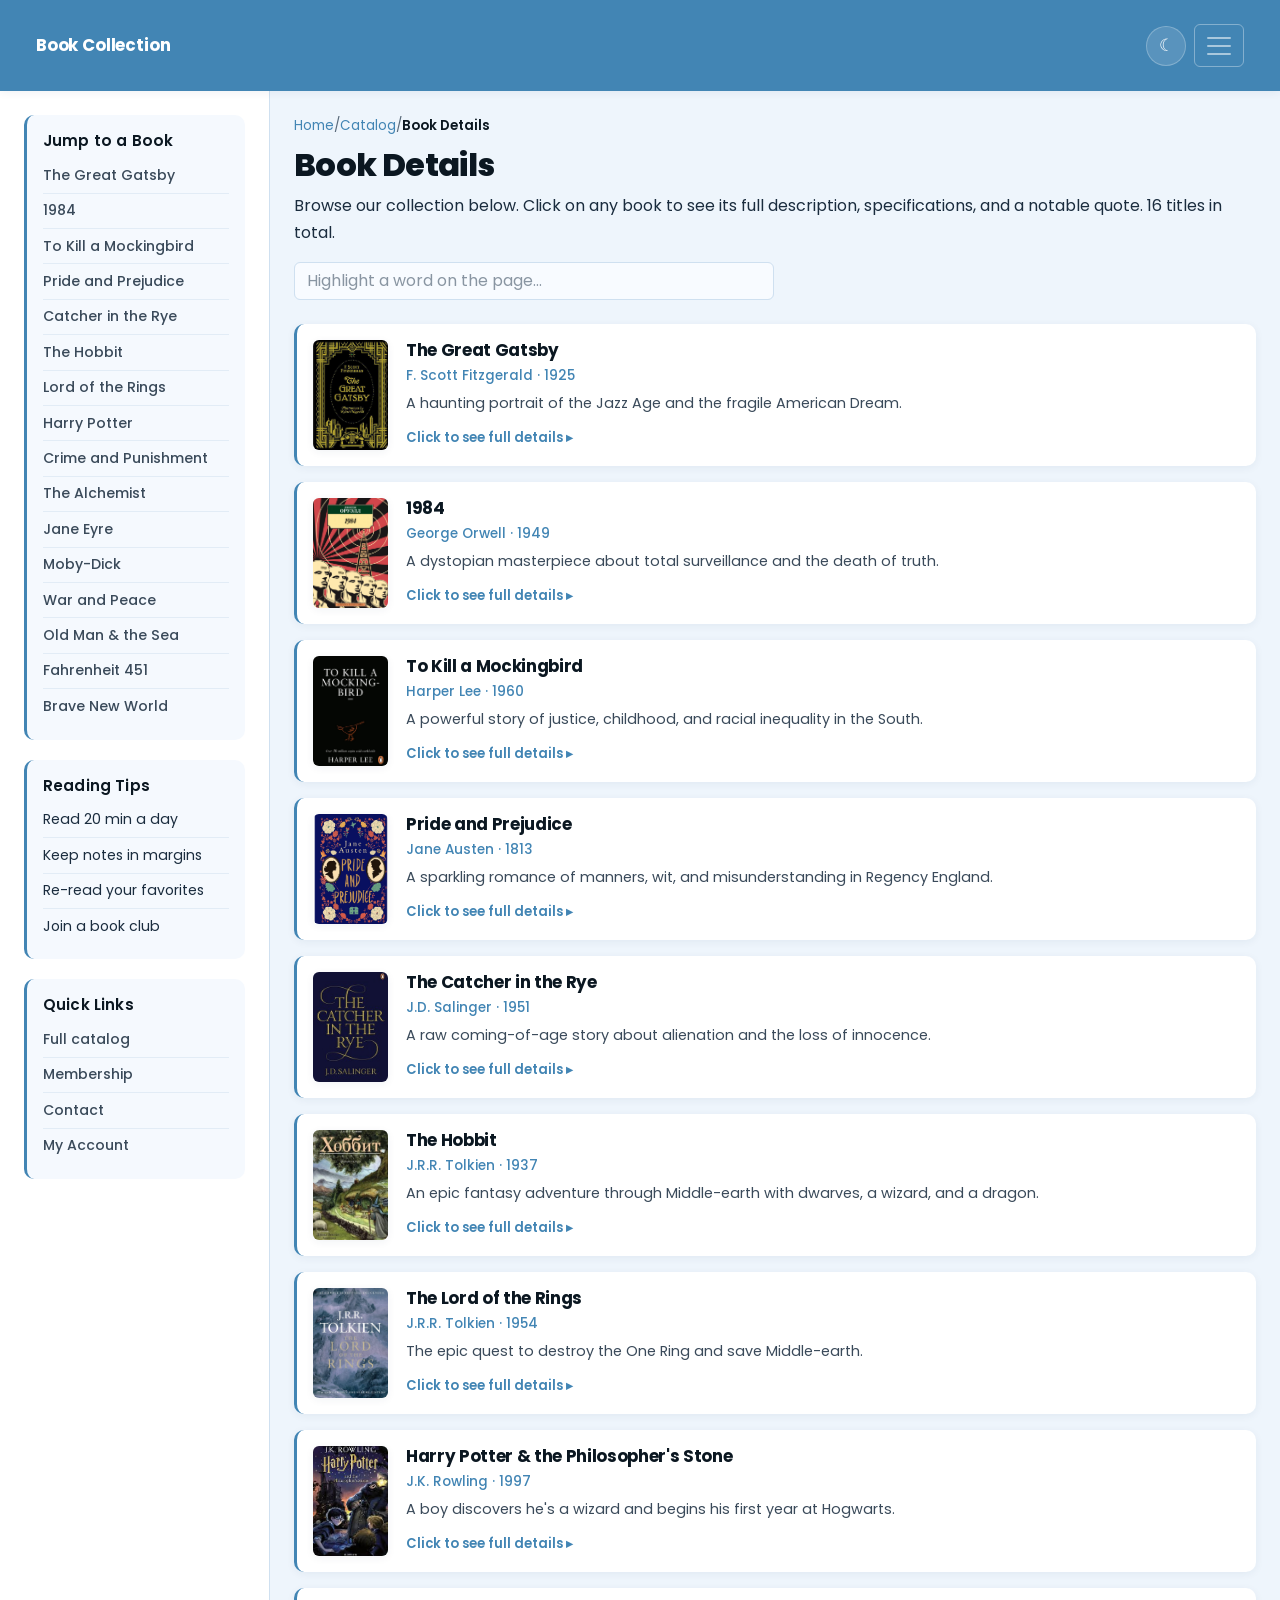
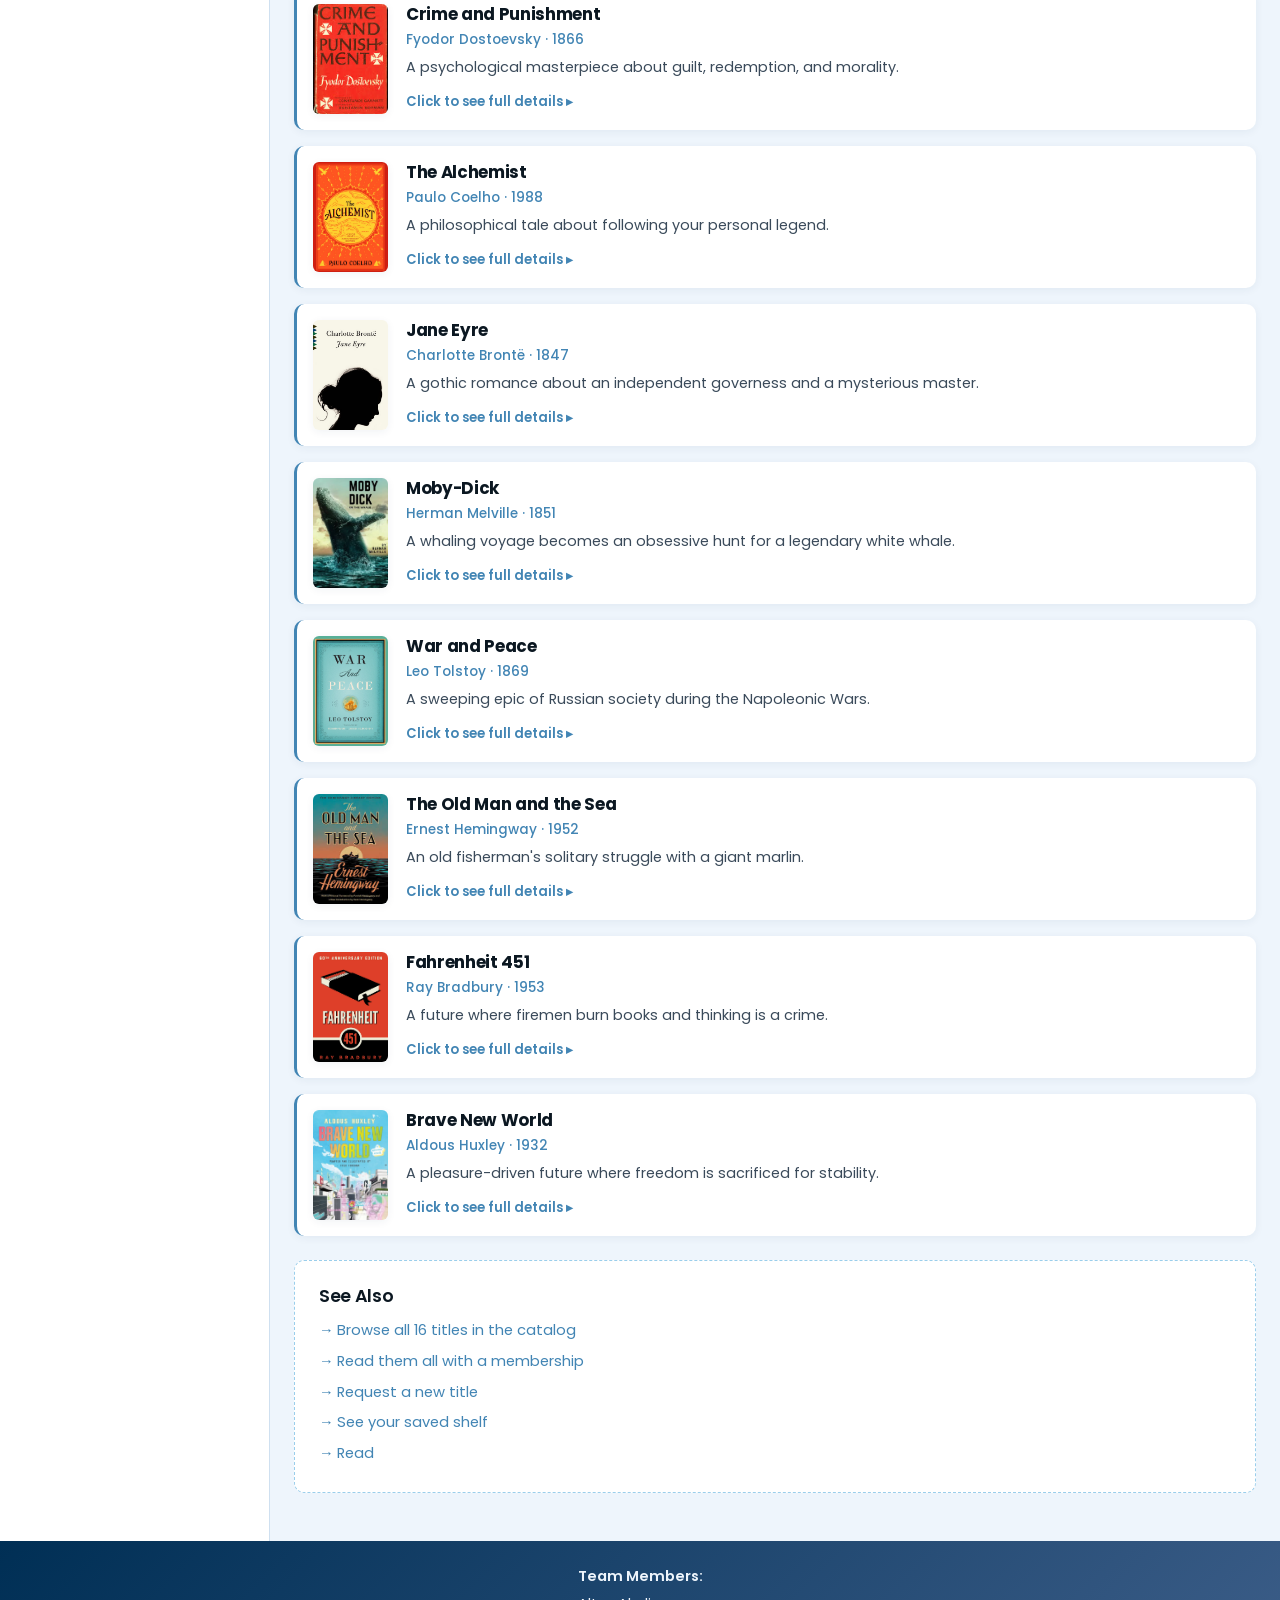
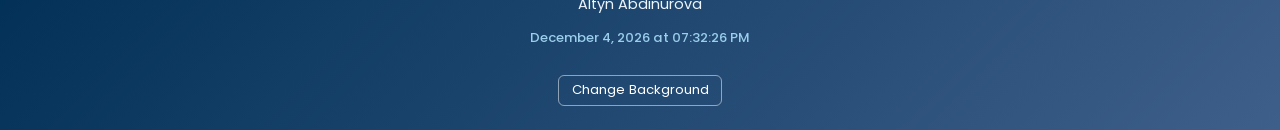
<file: 3product.html>
<!DOCTYPE html>
<html lang="en">
<head>
  <meta charset="UTF-8">
  <meta name="viewport" content="width=device-width, initial-scale=1.0">
  <title>Book Details — Digital Book Collection</title>
  <script src="https://code.jquery.com/jquery-3.7.1.min.js"></script>
  <script src="js/theme-init.js"></script>
  <link href="https://cdn.jsdelivr.net/npm/bootstrap@5.3.2/dist/css/bootstrap.min.css" rel="stylesheet">
  <link rel="stylesheet" href="css/style.css">
</head>
<body>
  <div class="page-grid mx-auto">
    <header id="main-header" class="px-3 px-lg-4 py-3">
      <nav class="navbar navbar-expand-xxl navbar-dark w-100" aria-label="Main navigation">
        <div class="container-fluid">
          <a class="navbar-brand" href="index.html">Book Collection</a>
          <div class="d-flex align-items-center gap-2 ms-auto order-xxl-last">
            <button class="theme-toggle" type="button" id="theme-toggle" aria-label="Toggle theme">☾</button>
            <button class="navbar-toggler" type="button"
                    data-bs-toggle="collapse" data-bs-target="#navbarMain"
                    aria-controls="navbarMain" aria-expanded="false"
                    aria-label="Toggle navigation">
              <span class="navbar-toggler-icon"></span>
            </button>
          </div>
          <div class="collapse navbar-collapse" id="navbarMain">
            <ul class="navbar-nav ms-auto mb-2 mb-xxl-0">
              <li class="nav-item"><a class="nav-link" href="index.html">Home</a></li>
              <li class="nav-item"><a class="nav-link" href="2catalog.html">Catalog</a></li>
              <li class="nav-item"><a class="nav-link active" aria-current="page" href="3product.html">Book Details</a></li>
              <li class="nav-item"><a class="nav-link" href="4about.html">About Us</a></li>
              <li class="nav-item"><a class="nav-link" href="5prices.html">Pricing</a></li>
              <li class="nav-item"><a class="nav-link" href="6contact.html">Contact Us</a></li>
              <li class="nav-item"><a class="nav-link" href="7account.html">My Account</a></li>
              <li class="nav-item"><a class="nav-link" href="8reader.html">Read</a></li>
            </ul>
          </div>
        </div>
      </nav>
    </header>

    <aside class="sidebar p-3 p-lg-4">
      <div class="sidebar-block p-3">
        <h3 class="mb-2">Jump to a Book</h3>
        <ul>
          <li><a href="#gatsby">The Great Gatsby</a></li>
          <li><a href="#1984">1984</a></li>
          <li><a href="#mockingbird">To Kill a Mockingbird</a></li>
          <li><a href="#pride">Pride and Prejudice</a></li>
          <li><a href="#catcher">Catcher in the Rye</a></li>
          <li><a href="#hobbit">The Hobbit</a></li>
          <li><a href="#lotr">Lord of the Rings</a></li>
          <li><a href="#harry">Harry Potter</a></li>
          <li><a href="#crime">Crime and Punishment</a></li>
          <li><a href="#alchemist">The Alchemist</a></li>
          <li><a href="#janeeyre">Jane Eyre</a></li>
          <li><a href="#moby">Moby-Dick</a></li>
          <li><a href="#warpeace">War and Peace</a></li>
          <li><a href="#oldman">Old Man &amp; the Sea</a></li>
          <li><a href="#f451">Fahrenheit 451</a></li>
          <li><a href="#bravenew">Brave New World</a></li>
        </ul>
      </div>
      <div class="sidebar-block p-3">
        <h3 class="mb-2">Reading Tips</h3>
        <ul>
          <li>Read 20 min a day</li>
          <li>Keep notes in margins</li>
          <li>Re-read your favorites</li>
          <li>Join a book club</li>
        </ul>
      </div>
      <div class="sidebar-block p-3">
        <h3 class="mb-2">Quick Links</h3>
        <ul>
          <li><a href="2catalog.html">Full catalog</a></li>
          <li><a href="5prices.html">Membership</a></li>
          <li><a href="6contact.html">Contact</a></li>
          <li><a href="7account.html">My Account</a></li>
        </ul>
      </div>
    </aside>

    <main class="main-content p-3 p-lg-4">
      <p class="breadcrumb mb-2"><a href="index.html">Home</a> / <a href="2catalog.html">Catalog</a> / <span>Book Details</span></p>

      <h1>Book Details</h1>
      <p>Browse our collection below. Click on any book to see its full description, specifications, and a notable quote. 16 titles in total.</p>

      <div class="my-3 search-wrap">
        <input type="text" id="highlight-search" class="form-control"
               placeholder="Highlight a word on the page..." autocomplete="off">
      </div>

      <div class="book-list my-4">

        <details class="book-card mb-3" id="gatsby">
          <summary class="book-summary p-3">
            <img src="imgs/gatsby.jpg" alt="The Great Gatsby cover">
            <div class="book-info">
              <h3 class="mb-1">The Great Gatsby</h3>
              <p class="book-author mb-1">F. Scott Fitzgerald · 1925</p>
              <p class="book-short mb-2">A haunting portrait of the Jazz Age and the fragile American Dream.</p>
              <span class="book-toggle">Click to see full details</span>
            </div>
          </summary>
          <div class="book-details p-3 p-lg-4">
            <h4 class="mb-2">Specification</h4>
            <ul>
              <li><strong>Author:</strong> F. Scott Fitzgerald</li>
              <li><strong>Published:</strong> 1925</li>
              <li><strong>Pages:</strong> 180</li>
              <li><strong>Genre:</strong> Classic Literature</li>
            </ul>
            <h4 class="mb-2">Overview</h4>
            <p>Set in the Jazz Age on Long Island, the novel depicts narrator Nick Carraway's interactions with mysterious millionaire Jay Gatsby and Gatsby's obsession to reunite with his former lover, Daisy Buchanan.</p>
            <blockquote class="p-2">"So we beat on, boats against the current, borne back ceaselessly into the past."</blockquote>
            <button class="btn btn-primary add-to-shelf mt-3" type="button" data-id="gatsby" data-title="The Great Gatsby" data-author="F. Scott Fitzgerald" data-cover="imgs/gatsby.jpg">Add to Shelf</button>
            <p class="mt-2 mb-0"><a href="2catalog.html">Back to catalog</a> · <a href="#1984">Next: 1984</a></p>
          </div>
        </details>

        <details class="book-card mb-3" id="1984">
          <summary class="book-summary p-3">
            <img src="imgs/1984.jpg" alt="1984 cover">
            <div class="book-info">
              <h3 class="mb-1">1984</h3>
              <p class="book-author mb-1">George Orwell · 1949</p>
              <p class="book-short mb-2">A dystopian masterpiece about total surveillance and the death of truth.</p>
              <span class="book-toggle">Click to see full details</span>
            </div>
          </summary>
          <div class="book-details p-3 p-lg-4">
            <h4 class="mb-2">Specification</h4>
            <ul>
              <li><strong>Author:</strong> George Orwell</li>
              <li><strong>Published:</strong> 1949</li>
              <li><strong>Pages:</strong> 328</li>
              <li><strong>Genre:</strong> Dystopian Fiction</li>
            </ul>
            <h4 class="mb-2">Overview</h4>
            <p>In a totalitarian future, Winston Smith works for the Ministry of Truth rewriting history. He rebels against the omnipresent Party and Big Brother, only to discover that love and truth are the most dangerous crimes of all.</p>
            <blockquote class="p-2">"Big Brother is watching you."</blockquote>
            <button class="btn btn-primary add-to-shelf mt-3" type="button" data-id="1984" data-title="1984" data-author="George Orwell" data-cover="imgs/1984.jpg">Add to Shelf</button>
            <p class="mt-2 mb-0"><a href="#gatsby">Previous</a> · <a href="#mockingbird">Next: Mockingbird</a></p>
          </div>
        </details>

        <details class="book-card mb-3" id="mockingbird">
          <summary class="book-summary p-3">
            <img src="imgs/mockingbird.jpg" alt="To Kill a Mockingbird cover">
            <div class="book-info">
              <h3 class="mb-1">To Kill a Mockingbird</h3>
              <p class="book-author mb-1">Harper Lee · 1960</p>
              <p class="book-short mb-2">A powerful story of justice, childhood, and racial inequality in the South.</p>
              <span class="book-toggle">Click to see full details</span>
            </div>
          </summary>
          <div class="book-details p-3 p-lg-4">
            <h4 class="mb-2">Specification</h4>
            <ul>
              <li><strong>Author:</strong> Harper Lee</li>
              <li><strong>Published:</strong> 1960</li>
              <li><strong>Pages:</strong> 281</li>
              <li><strong>Genre:</strong> Classic Fiction</li>
            </ul>
            <h4 class="mb-2">Overview</h4>
            <p>Young Scout Finch witnesses racial injustice in her Alabama town when her father, lawyer Atticus Finch, defends a Black man falsely accused of a crime.</p>
            <blockquote class="p-2">"You never really understand a person until you consider things from his point of view."</blockquote>
            <button class="btn btn-primary add-to-shelf mt-3" type="button" data-id="mockingbird" data-title="To Kill a Mockingbird" data-author="Harper Lee" data-cover="imgs/mockingbird.jpg">Add to Shelf</button>
            <p class="mt-2 mb-0"><a href="#1984">Previous</a> · <a href="#pride">Next: Pride and Prejudice</a></p>
          </div>
        </details>

        <details class="book-card mb-3" id="pride">
          <summary class="book-summary p-3">
            <img src="imgs/pride.jpg" alt="Pride and Prejudice cover">
            <div class="book-info">
              <h3 class="mb-1">Pride and Prejudice</h3>
              <p class="book-author mb-1">Jane Austen · 1813</p>
              <p class="book-short mb-2">A sparkling romance of manners, wit, and misunderstanding in Regency England.</p>
              <span class="book-toggle">Click to see full details</span>
            </div>
          </summary>
          <div class="book-details p-3 p-lg-4">
            <h4 class="mb-2">Specification</h4>
            <ul>
              <li><strong>Author:</strong> Jane Austen</li>
              <li><strong>Published:</strong> 1813</li>
              <li><strong>Pages:</strong> 279</li>
              <li><strong>Genre:</strong> Romance / Classic</li>
            </ul>
            <h4 class="mb-2">Overview</h4>
            <p>Elizabeth Bennet navigates love, family, and society in Regency-era England, sparring with the proud Mr. Darcy while discovering the true meaning of both.</p>
            <blockquote class="p-2">"It is a truth universally acknowledged, that a single man in possession of a good fortune, must be in want of a wife."</blockquote>
            <button class="btn btn-primary add-to-shelf mt-3" type="button" data-id="pride" data-title="Pride and Prejudice" data-author="Jane Austen" data-cover="imgs/pride.jpg">Add to Shelf</button>
            <p class="mt-2 mb-0"><a href="#mockingbird">Previous</a> · <a href="#catcher">Next: Catcher in the Rye</a></p>
          </div>
        </details>

        <details class="book-card mb-3" id="catcher">
          <summary class="book-summary p-3">
            <img src="imgs/catcher.jpg" alt="The Catcher in the Rye cover">
            <div class="book-info">
              <h3 class="mb-1">The Catcher in the Rye</h3>
              <p class="book-author mb-1">J.D. Salinger · 1951</p>
              <p class="book-short mb-2">A raw coming-of-age story about alienation and the loss of innocence.</p>
              <span class="book-toggle">Click to see full details</span>
            </div>
          </summary>
          <div class="book-details p-3 p-lg-4">
            <h4 class="mb-2">Specification</h4>
            <ul>
              <li><strong>Author:</strong> J.D. Salinger</li>
              <li><strong>Published:</strong> 1951</li>
              <li><strong>Pages:</strong> 277</li>
              <li><strong>Genre:</strong> Coming-of-Age</li>
            </ul>
            <h4 class="mb-2">Overview</h4>
            <p>Holden Caulfield wanders New York City after being expelled from prep school, grappling with alienation, identity, and the loss of innocence.</p>
            <blockquote class="p-2">"If you really want to know the truth, I'm quite illiterate, but I read a lot."</blockquote>
            <button class="btn btn-primary add-to-shelf mt-3" type="button" data-id="catcher" data-title="The Catcher in the Rye" data-author="J.D. Salinger" data-cover="imgs/catcher.jpg">Add to Shelf</button>
            <p class="mt-2 mb-0"><a href="#pride">Previous</a> · <a href="#hobbit">Next: The Hobbit</a></p>
          </div>
        </details>

        <details class="book-card mb-3" id="hobbit">
          <summary class="book-summary p-3">
            <img src="imgs/hobbit.jpg" alt="The Hobbit cover">
            <div class="book-info">
              <h3 class="mb-1">The Hobbit</h3>
              <p class="book-author mb-1">J.R.R. Tolkien · 1937</p>
              <p class="book-short mb-2">An epic fantasy adventure through Middle-earth with dwarves, a wizard, and a dragon.</p>
              <span class="book-toggle">Click to see full details</span>
            </div>
          </summary>
          <div class="book-details p-3 p-lg-4">
            <h4 class="mb-2">Specification</h4>
            <ul>
              <li><strong>Author:</strong> J.R.R. Tolkien</li>
              <li><strong>Published:</strong> 1937</li>
              <li><strong>Pages:</strong> 310</li>
              <li><strong>Genre:</strong> Fantasy</li>
            </ul>
            <h4 class="mb-2">Overview</h4>
            <p>Bilbo Baggins, a quiet hobbit, is swept into an epic quest by the wizard Gandalf and thirteen dwarves to reclaim their mountain home from the dragon Smaug.</p>
            <blockquote class="p-2">"In a hole in the ground there lived a hobbit."</blockquote>
            <button class="btn btn-primary add-to-shelf mt-3" type="button" data-id="hobbit" data-title="The Hobbit" data-author="J.R.R. Tolkien" data-cover="imgs/hobbit.jpg">Add to Shelf</button>
            <p class="mt-2 mb-0"><a href="#catcher">Previous</a> · <a href="#lotr">Next: Lord of the Rings</a></p>
          </div>
        </details>

        <details class="book-card mb-3" id="lotr">
          <summary class="book-summary p-3">
            <img src="imgs/lotr.jpg" alt="The Lord of the Rings cover">
            <div class="book-info">
              <h3 class="mb-1">The Lord of the Rings</h3>
              <p class="book-author mb-1">J.R.R. Tolkien · 1954</p>
              <p class="book-short mb-2">The epic quest to destroy the One Ring and save Middle-earth.</p>
              <span class="book-toggle">Click to see full details</span>
            </div>
          </summary>
          <div class="book-details p-3 p-lg-4">
            <h4 class="mb-2">Specification</h4>
            <ul>
              <li><strong>Author:</strong> J.R.R. Tolkien</li>
              <li><strong>Published:</strong> 1954–1955</li>
              <li><strong>Pages:</strong> 1178</li>
              <li><strong>Genre:</strong> Epic Fantasy</li>
            </ul>
            <h4 class="mb-2">Overview</h4>
            <p>Frodo Baggins inherits the One Ring and must carry it to Mount Doom to destroy it, facing orcs, betrayal, and the dark lord Sauron.</p>
            <blockquote class="p-2">"One Ring to rule them all, One Ring to find them."</blockquote>
            <button class="btn btn-primary add-to-shelf mt-3" type="button" data-id="lotr" data-title="The Lord of the Rings" data-author="J.R.R. Tolkien" data-cover="imgs/lotr.jpg">Add to Shelf</button>
            <p class="mt-2 mb-0"><a href="#hobbit">Previous</a> · <a href="#harry">Next: Harry Potter</a></p>
          </div>
        </details>

        <details class="book-card mb-3" id="harry">
          <summary class="book-summary p-3">
            <img src="imgs/harry.jpg" alt="Harry Potter cover">
            <div class="book-info">
              <h3 class="mb-1">Harry Potter &amp; the Philosopher's Stone</h3>
              <p class="book-author mb-1">J.K. Rowling · 1997</p>
              <p class="book-short mb-2">A boy discovers he's a wizard and begins his first year at Hogwarts.</p>
              <span class="book-toggle">Click to see full details</span>
            </div>
          </summary>
          <div class="book-details p-3 p-lg-4">
            <h4 class="mb-2">Specification</h4>
            <ul>
              <li><strong>Author:</strong> J.K. Rowling</li>
              <li><strong>Published:</strong> 1997</li>
              <li><strong>Pages:</strong> 223</li>
              <li><strong>Genre:</strong> Fantasy / YA</li>
            </ul>
            <h4 class="mb-2">Overview</h4>
            <p>On his eleventh birthday, Harry Potter learns he is a wizard and is invited to attend Hogwarts School of Witchcraft and Wizardry.</p>
            <blockquote class="p-2">"It does not do to dwell on dreams and forget to live."</blockquote>
            <button class="btn btn-primary add-to-shelf mt-3" type="button" data-id="harry" data-title="Harry Potter & the Philosopher's Stone" data-author="J.K. Rowling" data-cover="imgs/harry.jpg">Add to Shelf</button>
            <p class="mt-2 mb-0"><a href="#lotr">Previous</a> · <a href="#crime">Next: Crime and Punishment</a></p>
          </div>
        </details>

        <details class="book-card mb-3" id="crime">
          <summary class="book-summary p-3">
            <img src="imgs/crime.jpg" alt="Crime and Punishment cover">
            <div class="book-info">
              <h3 class="mb-1">Crime and Punishment</h3>
              <p class="book-author mb-1">Fyodor Dostoevsky · 1866</p>
              <p class="book-short mb-2">A psychological masterpiece about guilt, redemption, and morality.</p>
              <span class="book-toggle">Click to see full details</span>
            </div>
          </summary>
          <div class="book-details p-3 p-lg-4">
            <h4 class="mb-2">Specification</h4>
            <ul>
              <li><strong>Author:</strong> Fyodor Dostoevsky</li>
              <li><strong>Published:</strong> 1866</li>
              <li><strong>Pages:</strong> 671</li>
              <li><strong>Genre:</strong> Psychological Fiction</li>
            </ul>
            <h4 class="mb-2">Overview</h4>
            <p>Rodion Raskolnikov, a destitute ex-student in St. Petersburg, commits a murder to test his theory of the "extraordinary man" — and is consumed by guilt.</p>
            <blockquote class="p-2">"Pain and suffering are always inevitable for a large intelligence and a deep heart."</blockquote>
            <button class="btn btn-primary add-to-shelf mt-3" type="button" data-id="crime" data-title="Crime and Punishment" data-author="Fyodor Dostoevsky" data-cover="imgs/crime.jpg">Add to Shelf</button>
            <p class="mt-2 mb-0"><a href="#harry">Previous</a> · <a href="#alchemist">Next: The Alchemist</a></p>
          </div>
        </details>

        <details class="book-card mb-3" id="alchemist">
          <summary class="book-summary p-3">
            <img src="imgs/alchemist.jpg" alt="The Alchemist cover">
            <div class="book-info">
              <h3 class="mb-1">The Alchemist</h3>
              <p class="book-author mb-1">Paulo Coelho · 1988</p>
              <p class="book-short mb-2">A philosophical tale about following your personal legend.</p>
              <span class="book-toggle">Click to see full details</span>
            </div>
          </summary>
          <div class="book-details p-3 p-lg-4">
            <h4 class="mb-2">Specification</h4>
            <ul>
              <li><strong>Author:</strong> Paulo Coelho</li>
              <li><strong>Published:</strong> 1988</li>
              <li><strong>Pages:</strong> 208</li>
              <li><strong>Genre:</strong> Philosophical Fiction</li>
            </ul>
            <h4 class="mb-2">Overview</h4>
            <p>Santiago, an Andalusian shepherd boy, travels to Egypt after a recurring dream about treasure — meeting kings, alchemists, and his own destiny along the way.</p>
            <blockquote class="p-2">"When you want something, all the universe conspires in helping you to achieve it."</blockquote>
            <button class="btn btn-primary add-to-shelf mt-3" type="button" data-id="alchemist" data-title="The Alchemist" data-author="Paulo Coelho" data-cover="imgs/alchemist.jpg">Add to Shelf</button>
            <p class="mt-2 mb-0"><a href="#crime">Previous</a> · <a href="#janeeyre">Next: Jane Eyre</a></p>
          </div>
        </details>

        <details class="book-card mb-3" id="janeeyre">
          <summary class="book-summary p-3">
            <img src="imgs/janeeyre.jpg" alt="Jane Eyre cover">
            <div class="book-info">
              <h3 class="mb-1">Jane Eyre</h3>
              <p class="book-author mb-1">Charlotte Brontë · 1847</p>
              <p class="book-short mb-2">A gothic romance about an independent governess and a mysterious master.</p>
              <span class="book-toggle">Click to see full details</span>
            </div>
          </summary>
          <div class="book-details p-3 p-lg-4">
            <h4 class="mb-2">Specification</h4>
            <ul>
              <li><strong>Author:</strong> Charlotte Brontë</li>
              <li><strong>Published:</strong> 1847</li>
              <li><strong>Pages:</strong> 507</li>
              <li><strong>Genre:</strong> Gothic Romance</li>
            </ul>
            <h4 class="mb-2">Overview</h4>
            <p>Orphaned Jane Eyre becomes a governess at Thornfield Hall and falls in love with its brooding master, Mr. Rochester — but his secret threatens everything.</p>
            <blockquote class="p-2">"I am no bird; and no net ensnares me: I am a free human being with an independent will."</blockquote>
            <button class="btn btn-primary add-to-shelf mt-3" type="button" data-id="janeeyre" data-title="Jane Eyre" data-author="Charlotte Brontë" data-cover="imgs/janeeyre.jpg">Add to Shelf</button>
            <p class="mt-2 mb-0"><a href="#alchemist">Previous</a> · <a href="#moby">Next: Moby-Dick</a></p>
          </div>
        </details>

        <details class="book-card mb-3" id="moby">
          <summary class="book-summary p-3">
            <img src="imgs/moby.jpg" alt="Moby-Dick cover">
            <div class="book-info">
              <h3 class="mb-1">Moby-Dick</h3>
              <p class="book-author mb-1">Herman Melville · 1851</p>
              <p class="book-short mb-2">A whaling voyage becomes an obsessive hunt for a legendary white whale.</p>
              <span class="book-toggle">Click to see full details</span>
            </div>
          </summary>
          <div class="book-details p-3 p-lg-4">
            <h4 class="mb-2">Specification</h4>
            <ul>
              <li><strong>Author:</strong> Herman Melville</li>
              <li><strong>Published:</strong> 1851</li>
              <li><strong>Pages:</strong> 635</li>
              <li><strong>Genre:</strong> Adventure</li>
            </ul>
            <h4 class="mb-2">Overview</h4>
            <p>Ishmael joins the whaling ship Pequod, whose captain Ahab is consumed by revenge against the white whale that took his leg.</p>
            <blockquote class="p-2">"Call me Ishmael."</blockquote>
            <button class="btn btn-primary add-to-shelf mt-3" type="button" data-id="moby" data-title="Moby-Dick" data-author="Herman Melville" data-cover="imgs/moby.jpg">Add to Shelf</button>
            <p class="mt-2 mb-0"><a href="#janeeyre">Previous</a> · <a href="#warpeace">Next: War and Peace</a></p>
          </div>
        </details>

        <details class="book-card mb-3" id="warpeace">
          <summary class="book-summary p-3">
            <img src="imgs/warpeace.jpg" alt="War and Peace cover">
            <div class="book-info">
              <h3 class="mb-1">War and Peace</h3>
              <p class="book-author mb-1">Leo Tolstoy · 1869</p>
              <p class="book-short mb-2">A sweeping epic of Russian society during the Napoleonic Wars.</p>
              <span class="book-toggle">Click to see full details</span>
            </div>
          </summary>
          <div class="book-details p-3 p-lg-4">
            <h4 class="mb-2">Specification</h4>
            <ul>
              <li><strong>Author:</strong> Leo Tolstoy</li>
              <li><strong>Published:</strong> 1869</li>
              <li><strong>Pages:</strong> 1225</li>
              <li><strong>Genre:</strong> Historical Fiction</li>
            </ul>
            <h4 class="mb-2">Overview</h4>
            <p>Interweaving the lives of five aristocratic families, Tolstoy explores love, war, and history during Napoleon's invasion of Russia.</p>
            <blockquote class="p-2">"The strongest of all warriors are these two — Time and Patience."</blockquote>
            <button class="btn btn-primary add-to-shelf mt-3" type="button" data-id="warpeace" data-title="War and Peace" data-author="Leo Tolstoy" data-cover="imgs/warpeace.jpg">Add to Shelf</button>
            <p class="mt-2 mb-0"><a href="#moby">Previous</a> · <a href="#oldman">Next: The Old Man and the Sea</a></p>
          </div>
        </details>

        <details class="book-card mb-3" id="oldman">
          <summary class="book-summary p-3">
            <img src="imgs/oldman.jpg" alt="The Old Man and the Sea cover">
            <div class="book-info">
              <h3 class="mb-1">The Old Man and the Sea</h3>
              <p class="book-author mb-1">Ernest Hemingway · 1952</p>
              <p class="book-short mb-2">An old fisherman's solitary struggle with a giant marlin.</p>
              <span class="book-toggle">Click to see full details</span>
            </div>
          </summary>
          <div class="book-details p-3 p-lg-4">
            <h4 class="mb-2">Specification</h4>
            <ul>
              <li><strong>Author:</strong> Ernest Hemingway</li>
              <li><strong>Published:</strong> 1952</li>
              <li><strong>Pages:</strong> 127</li>
              <li><strong>Genre:</strong> Fiction / Novella</li>
            </ul>
            <h4 class="mb-2">Overview</h4>
            <p>Santiago, an aging Cuban fisherman, battles a giant marlin far out at sea in a struggle of endurance, dignity, and nature.</p>
            <blockquote class="p-2">"A man can be destroyed but not defeated."</blockquote>
            <button class="btn btn-primary add-to-shelf mt-3" type="button" data-id="oldman" data-title="The Old Man and the Sea" data-author="Ernest Hemingway" data-cover="imgs/oldman.jpg">Add to Shelf</button>
            <p class="mt-2 mb-0"><a href="#warpeace">Previous</a> · <a href="#f451">Next: Fahrenheit 451</a></p>
          </div>
        </details>

        <details class="book-card mb-3" id="f451">
          <summary class="book-summary p-3">
            <img src="imgs/f451.jpg" alt="Fahrenheit 451 cover">
            <div class="book-info">
              <h3 class="mb-1">Fahrenheit 451</h3>
              <p class="book-author mb-1">Ray Bradbury · 1953</p>
              <p class="book-short mb-2">A future where firemen burn books and thinking is a crime.</p>
              <span class="book-toggle">Click to see full details</span>
            </div>
          </summary>
          <div class="book-details p-3 p-lg-4">
            <h4 class="mb-2">Specification</h4>
            <ul>
              <li><strong>Author:</strong> Ray Bradbury</li>
              <li><strong>Published:</strong> 1953</li>
              <li><strong>Pages:</strong> 194</li>
              <li><strong>Genre:</strong> Dystopia / Sci-Fi</li>
            </ul>
            <h4 class="mb-2">Overview</h4>
            <p>Guy Montag is a fireman who burns books — until he begins to question his society and the meaning of reading.</p>
            <blockquote class="p-2">"It was a pleasure to burn."</blockquote>
            <button class="btn btn-primary add-to-shelf mt-3" type="button" data-id="f451" data-title="Fahrenheit 451" data-author="Ray Bradbury" data-cover="imgs/f451.jpg">Add to Shelf</button>
            <p class="mt-2 mb-0"><a href="#oldman">Previous</a> · <a href="#bravenew">Next: Brave New World</a></p>
          </div>
        </details>

        <details class="book-card mb-3" id="bravenew">
          <summary class="book-summary p-3">
            <img src="imgs/bravenew.jpg" alt="Brave New World cover">
            <div class="book-info">
              <h3 class="mb-1">Brave New World</h3>
              <p class="book-author mb-1">Aldous Huxley · 1932</p>
              <p class="book-short mb-2">A pleasure-driven future where freedom is sacrificed for stability.</p>
              <span class="book-toggle">Click to see full details</span>
            </div>
          </summary>
          <div class="book-details p-3 p-lg-4">
            <h4 class="mb-2">Specification</h4>
            <ul>
              <li><strong>Author:</strong> Aldous Huxley</li>
              <li><strong>Published:</strong> 1932</li>
              <li><strong>Pages:</strong> 311</li>
              <li><strong>Genre:</strong> Dystopia / Sci-Fi</li>
            </ul>
            <h4 class="mb-2">Overview</h4>
            <p>In a genetically engineered society, citizens are conditioned for happiness — until one outsider challenges the system.</p>
            <blockquote class="p-2">"One believes things because one has been conditioned to believe them."</blockquote>
            <button class="btn btn-primary add-to-shelf mt-3" type="button" data-id="bravenew" data-title="Brave New World" data-author="Aldous Huxley" data-cover="imgs/bravenew.jpg">Add to Shelf</button>
            <p class="mt-2 mb-0"><a href="#f451">Previous</a> · <a href="2catalog.html">Back to catalog</a></p>
          </div>
        </details>

      </div>

      <div class="see-also my-4 p-3 p-lg-4">
        <h3 class="mb-2">See Also</h3>
        <ul class="mb-0">
          <li><a href="2catalog.html">Browse all 16 titles in the catalog</a></li>
          <li><a href="5prices.html">Read them all with a membership</a></li>
          <li><a href="6contact.html">Request a new title</a></li>
          <li><a href="7account.html">See your saved shelf</a></li>
          <li><a href="8reader.html">Read</a></li>
        </ul>
      </div>
    </main>

    <footer class="p-4">
      <p class="mb-1">Team Members:</p>
      <ul><li>Altyn Abdinurova</li></ul>
      <p id="datetime" class="footer-datetime"></p>
      <button id="bg-color-btn" type="button" class="btn btn-sm btn-outline-light">Change Background</button>
    </footer>
  </div>
  <script src="https://cdn.jsdelivr.net/npm/bootstrap@5.3.2/dist/js/bootstrap.bundle.min.js"></script>
  <script src="js/product-extras.js"></script>
  <script src="js/assign5.js"></script>
  <script src="js/assign6.js"></script>
</body>
</html>
</file>
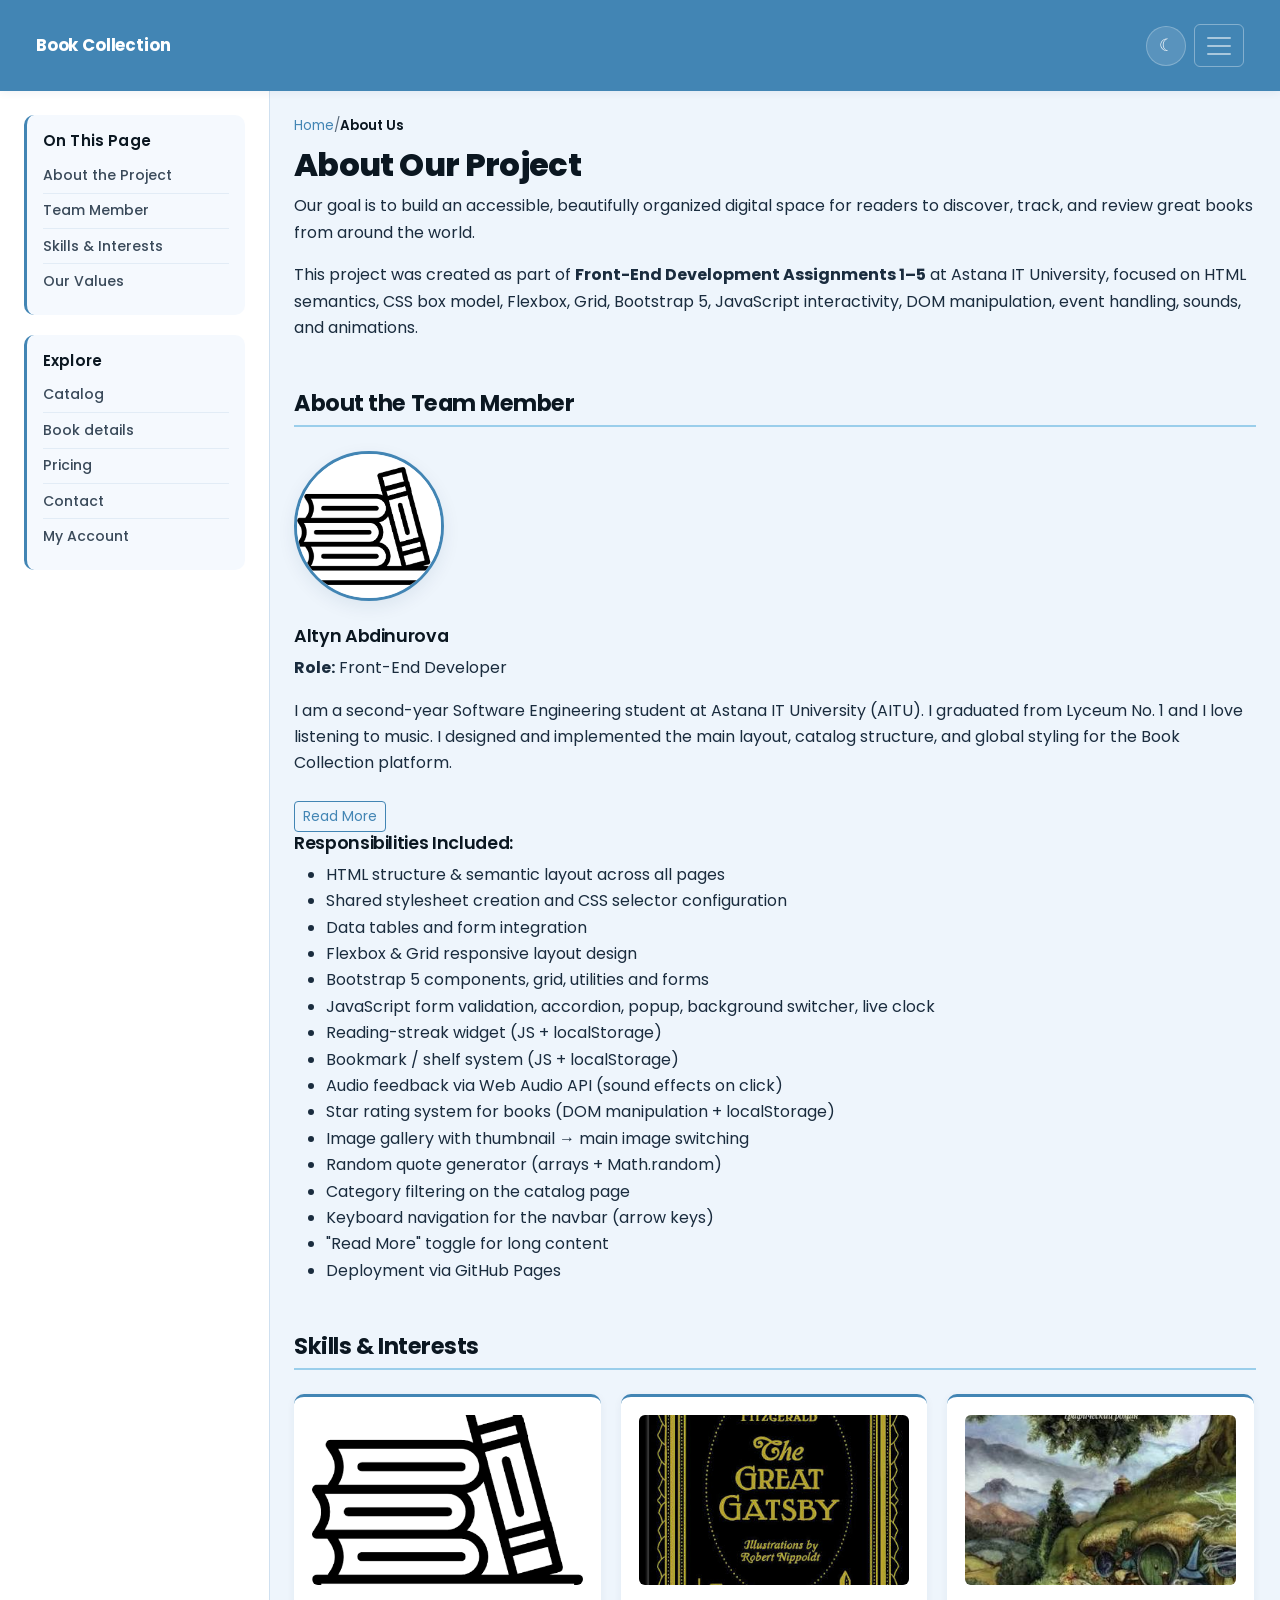
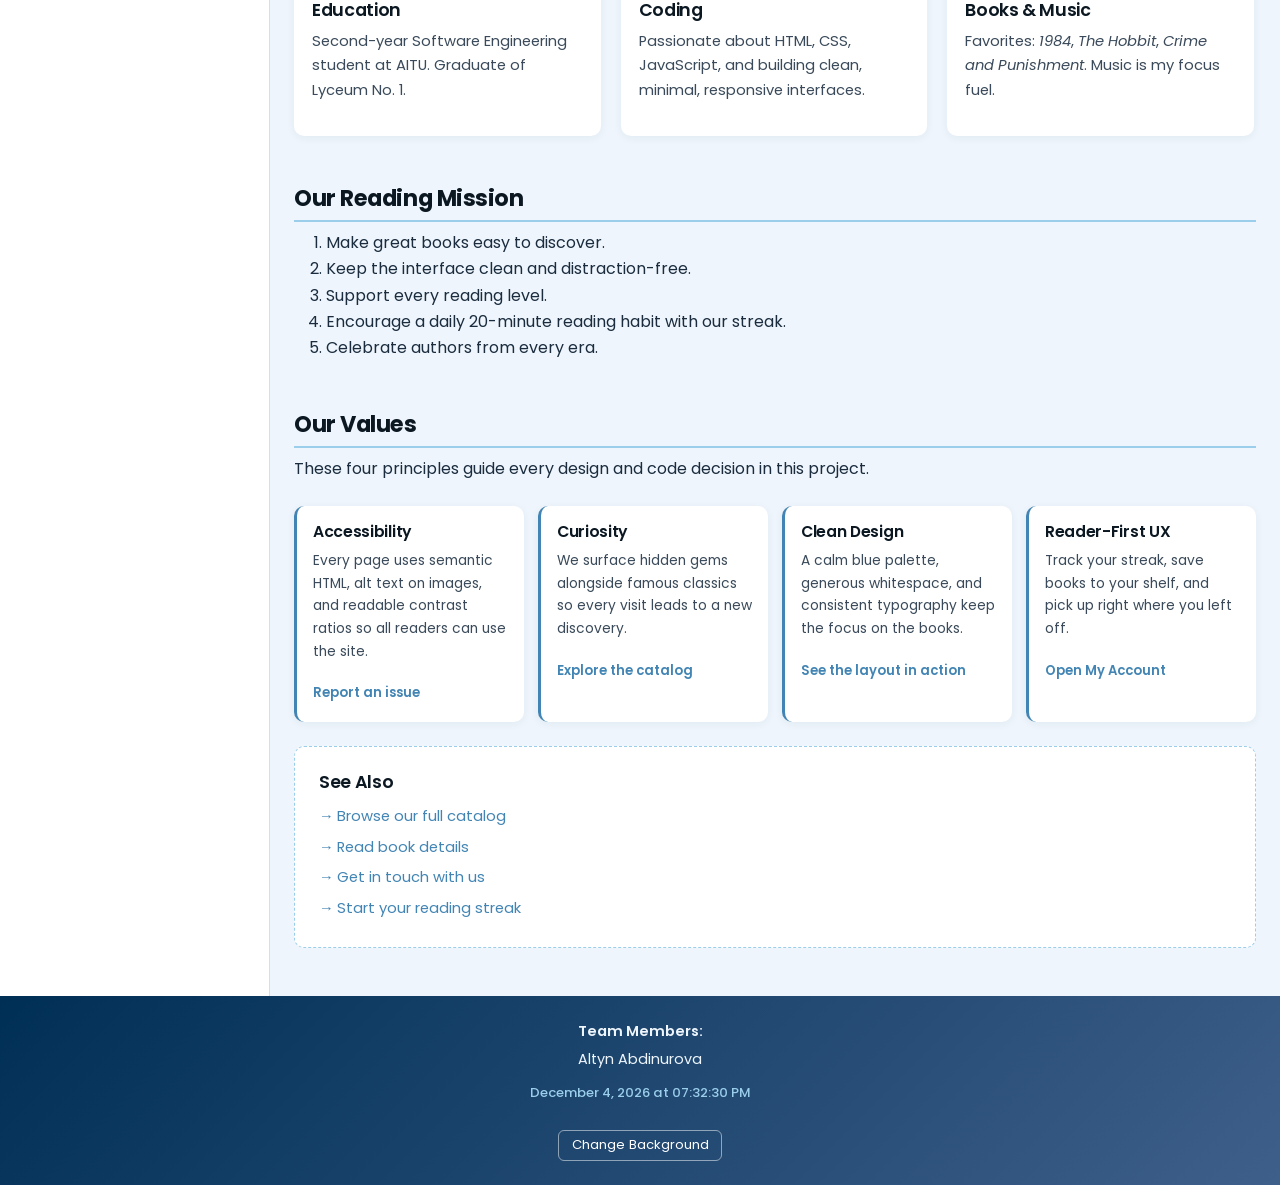
<file: 4about.html>
<!DOCTYPE html>
<html lang="en">
<head>
  <meta charset="UTF-8">
  <meta name="viewport" content="width=device-width, initial-scale=1.0">
  <title>About Us — Team Project</title>
  <script src="https://code.jquery.com/jquery-3.7.1.min.js"></script>
  <script src="js/theme-init.js"></script>
  <link href="https://cdn.jsdelivr.net/npm/bootstrap@5.3.2/dist/css/bootstrap.min.css" rel="stylesheet">
  <link rel="stylesheet" href="css/style.css">
</head>
<body>
  <div class="page-grid mx-auto">
    <header id="main-header" class="px-3 px-lg-4 py-3">
      <nav class="navbar navbar-expand-xxl navbar-dark w-100" aria-label="Main navigation">
        <div class="container-fluid">
          <a class="navbar-brand" href="index.html">Book Collection</a>
          <div class="d-flex align-items-center gap-2 ms-auto order-xxl-last">
            <button class="theme-toggle" type="button" id="theme-toggle" aria-label="Toggle theme">☾</button>
            <button class="navbar-toggler" type="button"
                    data-bs-toggle="collapse" data-bs-target="#navbarMain"
                    aria-controls="navbarMain" aria-expanded="false"
                    aria-label="Toggle navigation">
              <span class="navbar-toggler-icon"></span>
            </button>
          </div>
          <div class="collapse navbar-collapse" id="navbarMain">
            <ul class="navbar-nav ms-auto mb-2 mb-xxl-0">
              <li class="nav-item"><a class="nav-link" href="index.html">Home</a></li>
              <li class="nav-item"><a class="nav-link" href="2catalog.html">Catalog</a></li>
              <li class="nav-item"><a class="nav-link" href="3product.html">Book Details</a></li>
              <li class="nav-item"><a class="nav-link active" aria-current="page" href="4about.html">About Us</a></li>
              <li class="nav-item"><a class="nav-link" href="5prices.html">Pricing</a></li>
              <li class="nav-item"><a class="nav-link" href="6contact.html">Contact Us</a></li>
              <li class="nav-item"><a class="nav-link" href="7account.html">My Account</a></li>
              <li class="nav-item"><a class="nav-link" href="8reader.html">Read</a></li>
            </ul>
          </div>
        </div>
      </nav>
    </header>

    <aside class="sidebar p-3 p-lg-4">
      <div class="sidebar-block p-3">
        <h3 class="mb-2">On This Page</h3>
        <ul>
          <li><a href="#about-project">About the Project</a></li>
          <li><a href="#team">Team Member</a></li>
          <li><a href="#skills">Skills &amp; Interests</a></li>
          <li><a href="#values">Our Values</a></li>
        </ul>
      </div>
      <div class="sidebar-block p-3">
        <h3 class="mb-2">Explore</h3>
        <ul>
          <li><a href="2catalog.html">Catalog</a></li>
          <li><a href="3product.html">Book details</a></li>
          <li><a href="5prices.html">Pricing</a></li>
          <li><a href="6contact.html">Contact</a></li>
          <li><a href="7account.html">My Account</a></li>
        </ul>
      </div>
    </aside>

    <main class="main-content p-3 p-lg-4">
      <p class="breadcrumb mb-2"><a href="index.html">Home</a> / <span>About Us</span></p>

      <h1 id="about-project">About Our Project</h1>
      <p>Our goal is to build an accessible, beautifully organized digital space for readers to discover, track, and review great books from around the world.</p>
      <p>This project was created as part of <strong>Front-End Development Assignments 1–5</strong> at Astana IT University, focused on HTML semantics, CSS box model, Flexbox, Grid, Bootstrap 5, JavaScript interactivity, DOM manipulation, event handling, sounds, and animations.</p>

      <h2 id="team" class="mt-4 mt-lg-5">About the Team Member</h2>
      <img src="imgs/logo.png" alt="Book Collection profile logo" class="profile-img my-4">

      <h3>Altyn Abdinurova</h3>
      <p><strong>Role:</strong> Front-End Developer</p>
      <p>I am a second-year Software Engineering student at Astana IT University (AITU). I graduated from Lyceum No. 1 and I love listening to music. I designed and implemented the main layout, catalog structure, and global styling for the Book Collection platform.</p>
      <button id="read-more-btn" class="btn btn-sm btn-outline-primary mt-2">Read More</button>
      <div id="read-more-content" class="mt-3 p-3 rounded">
        <p class="mb-0"><strong>More about Altyn:</strong> In her free time, she enjoys exploring new JavaScript libraries, contributing to open-source projects, and reading classic literature. She believes that a clean and accessible design can make a big difference in user experience.</p>
      </div>

      <h3>Responsibilities Included:</h3>
      <ul>
        <li>HTML structure &amp; semantic layout across all pages</li>
        <li>Shared stylesheet creation and CSS selector configuration</li>
        <li>Data tables and form integration</li>
        <li>Flexbox &amp; Grid responsive layout design</li>
        <li>Bootstrap 5 components, grid, utilities and forms</li>
        <li>JavaScript form validation, accordion, popup, background switcher, live clock</li>
        <li>Reading-streak widget (JS + localStorage)</li>
        <li>Bookmark / shelf system (JS + localStorage)</li>
        <li>Audio feedback via Web Audio API (sound effects on click)</li>
        <li>Star rating system for books (DOM manipulation + localStorage)</li>
        <li>Image gallery with thumbnail → main image switching</li>
        <li>Random quote generator (arrays + Math.random)</li>
        <li>Category filtering on the catalog page</li>
        <li>Keyboard navigation for the navbar (arrow keys)</li>
        <li>"Read More" toggle for long content</li>
        <li>Deployment via GitHub Pages</li>
      </ul>

      <h2 id="skills" class="mt-4 mt-lg-5">Skills &amp; Interests</h2>
      <div class="custom-card-row my-4">
        <article class="custom-card">
          <img src="imgs/logo.png" alt="Education icon">
          <h3>Education</h3>
          <p>Second-year Software Engineering student at AITU. Graduate of Lyceum No. 1.</p>
        </article>
        <article class="custom-card">
          <img src="imgs/gatsby.jpg" alt="Coding icon">
          <h3>Coding</h3>
          <p>Passionate about HTML, CSS, JavaScript, and building clean, minimal, responsive interfaces.</p>
        </article>
        <article class="custom-card">
          <img src="imgs/hobbit.jpg" alt="Books icon">
          <h3>Books &amp; Music</h3>
          <p>Favorites: <em>1984</em>, <em>The Hobbit</em>, <em>Crime and Punishment</em>. Music is my focus fuel.</p>
        </article>
      </div>

      <h2 class="mt-4 mt-lg-5">Our Reading Mission</h2>
      <ol>
        <li>Make great books easy to discover.</li>
        <li>Keep the interface clean and distraction-free.</li>
        <li>Support every reading level.</li>
        <li>Encourage a daily 20-minute reading habit with our streak.</li>
        <li>Celebrate authors from every era.</li>
      </ol>

      <h2 id="values" class="mt-4 mt-lg-5">Our Values</h2>
      <p>These four principles guide every design and code decision in this project.</p>

      <div class="values-grid my-4">
        <div class="value-card p-3">
          <h3>Accessibility</h3>
          <p>Every page uses semantic HTML, alt text on images, and readable contrast ratios so all readers can use the site.</p>
          <a href="6contact.html">Report an issue</a>
        </div>
        <div class="value-card p-3">
          <h3>Curiosity</h3>
          <p>We surface hidden gems alongside famous classics so every visit leads to a new discovery.</p>
          <a href="2catalog.html">Explore the catalog</a>
        </div>
        <div class="value-card p-3">
          <h3>Clean Design</h3>
          <p>A calm blue palette, generous whitespace, and consistent typography keep the focus on the books.</p>
          <a href="3product.html">See the layout in action</a>
        </div>
        <div class="value-card p-3">
          <h3>Reader-First UX</h3>
          <p>Track your streak, save books to your shelf, and pick up right where you left off.</p>
          <a href="7account.html">Open My Account</a>
        </div>
      </div>

      <div class="see-also my-4 p-3 p-lg-4">
        <h3 class="mb-2">See Also</h3>
        <ul class="mb-0">
          <li><a href="2catalog.html">Browse our full catalog</a></li>
          <li><a href="3product.html">Read book details</a></li>
          <li><a href="6contact.html">Get in touch with us</a></li>
          <li><a href="7account.html">Start your reading streak</a></li>
        </ul>
      </div>
    </main>

    <footer class="p-4">
      <p class="mb-1">Team Members:</p>
      <ul><li>Altyn Abdinurova</li></ul>
      <p id="datetime" class="footer-datetime"></p>
      <button id="bg-color-btn" type="button" class="btn btn-sm btn-outline-light">Change Background</button>
    </footer>
  </div>

  <script src="https://cdn.jsdelivr.net/npm/bootstrap@5.3.2/dist/js/bootstrap.bundle.min.js"></script>
  <script src="js/assign5.js"></script>
  <script src="js/assign6.js"></script>
</body>
</html>
</file>
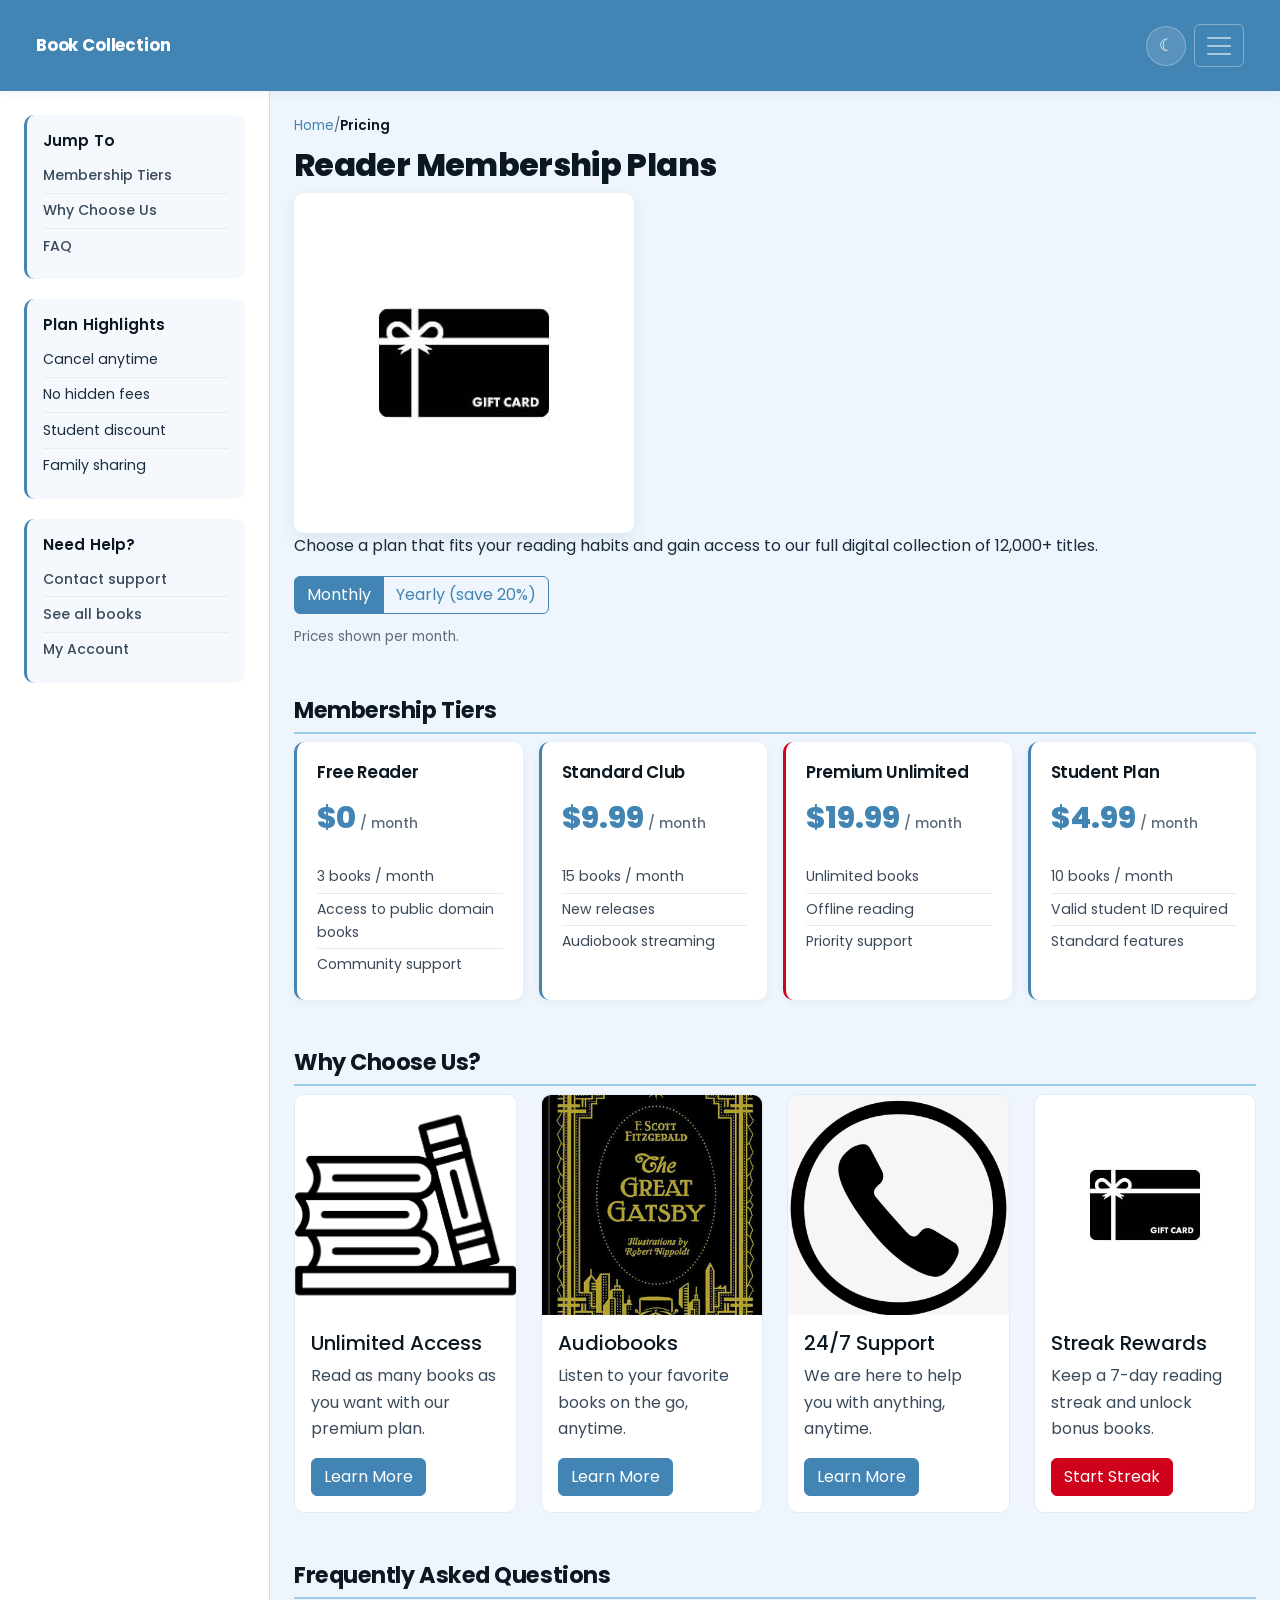
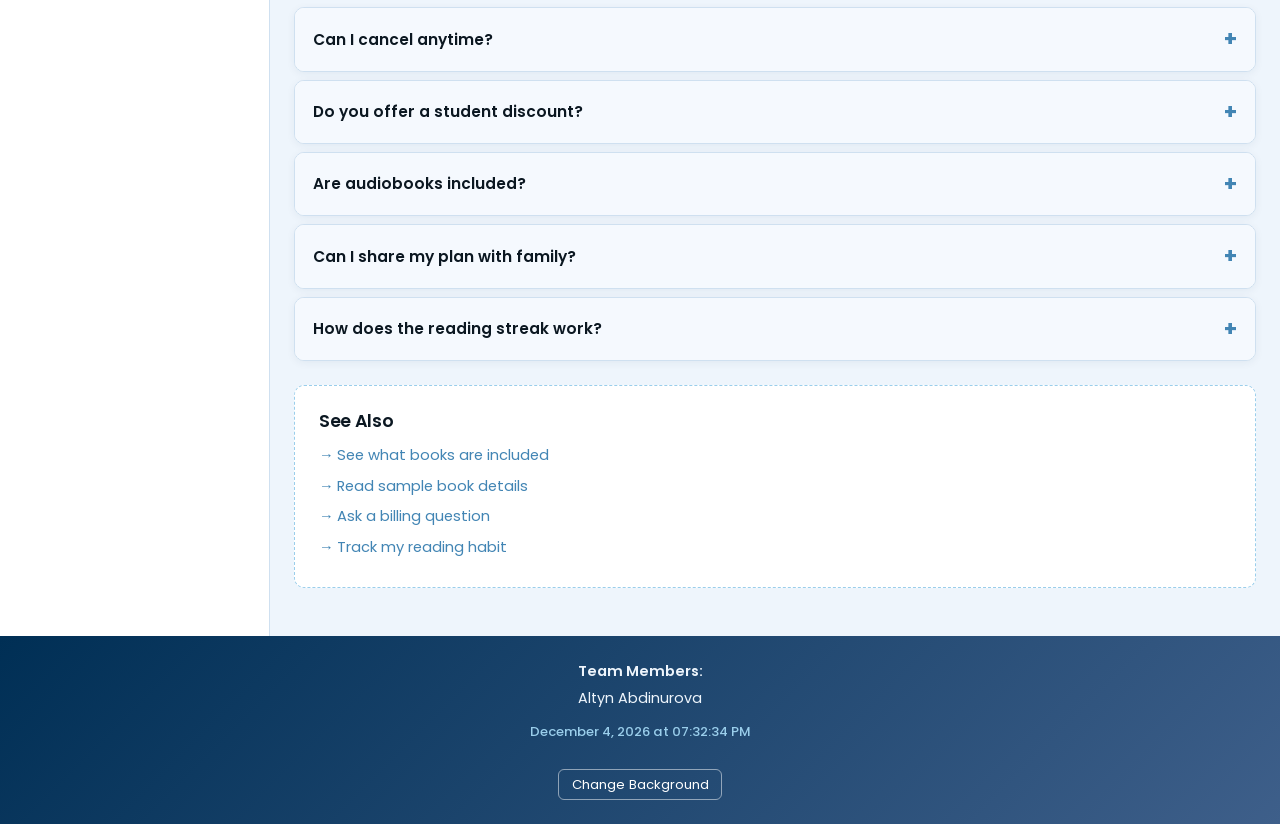
<file: 5prices.html>
<!DOCTYPE html>
<html lang="en">
<head>
  <meta charset="UTF-8">
  <meta name="viewport" content="width=device-width, initial-scale=1.0">
  <title>Pricing Plans — Reader Membership</title>
  <script src="https://code.jquery.com/jquery-3.7.1.min.js"></script>
  <script src="js/theme-init.js"></script>
  <link href="https://cdn.jsdelivr.net/npm/bootstrap@5.3.2/dist/css/bootstrap.min.css" rel="stylesheet">
  <link rel="stylesheet" href="css/style.css">
</head>
<body>
  <div class="page-grid mx-auto">
    <header id="main-header" class="px-3 px-lg-4 py-3">
      <nav class="navbar navbar-expand-xxl navbar-dark w-100" aria-label="Main navigation">
        <div class="container-fluid">
          <a class="navbar-brand" href="index.html"><span class="fw-bold">Book Collection</span></a>
          <div class="d-flex align-items-center gap-2 ms-auto order-xxl-last">
            <button class="theme-toggle" type="button" id="theme-toggle" aria-label="Toggle theme">☾</button>
            <button class="navbar-toggler" type="button" data-bs-toggle="collapse" data-bs-target="#navbarMain" aria-controls="navbarMain" aria-expanded="false" aria-label="Toggle navigation">
              <span class="navbar-toggler-icon"></span>
            </button>
          </div>
          <div class="collapse navbar-collapse" id="navbarMain">
            <ul class="navbar-nav ms-auto mb-2 mb-xxl-0">
              <li class="nav-item"><a class="nav-link" href="index.html">Home</a></li>
              <li class="nav-item"><a class="nav-link" href="2catalog.html">Catalog</a></li>
              <li class="nav-item"><a class="nav-link" href="3product.html">Book Details</a></li>
              <li class="nav-item"><a class="nav-link" href="4about.html">About Us</a></li>
              <li class="nav-item"><a class="nav-link active" aria-current="page" href="5prices.html">Pricing</a></li>
              <li class="nav-item"><a class="nav-link" href="6contact.html">Contact Us</a></li>
              <li class="nav-item"><a class="nav-link" href="7account.html">My Account</a></li>
              <li class="nav-item"><a class="nav-link" href="8reader.html">Read</a></li>
            </ul>
          </div>
        </div>
      </nav>
    </header>

    <aside class="sidebar p-3 p-lg-4">
      <div class="sidebar-block p-3">
        <h3 class="mb-2">Jump To</h3>
        <ul>
          <li><a href="#tiers">Membership Tiers</a></li>
          <li><a href="#why">Why Choose Us</a></li>
          <li><a href="#faq">FAQ</a></li>
        </ul>
      </div>
      <div class="sidebar-block p-3">
        <h3 class="mb-2">Plan Highlights</h3>
        <ul>
          <li>Cancel anytime</li>
          <li>No hidden fees</li>
          <li>Student discount</li>
          <li>Family sharing</li>
        </ul>
      </div>
      <div class="sidebar-block p-3">
        <h3 class="mb-2">Need Help?</h3>
        <ul>
          <li><a href="6contact.html">Contact support</a></li>
          <li><a href="3product.html">See all books</a></li>
          <li><a href="7account.html">My Account</a></li>
        </ul>
      </div>
    </aside>

    <main class="main-content p-3 p-lg-4">
      <div class="container-fluid px-0">
        <p class="breadcrumb mb-2"><a href="index.html">Home</a> / <span>Pricing</span></p>

        <h1>Reader Membership Plans</h1>
        <img src="imgs/gift_card_logo.png" alt="Gift Card Option" class="page-img">
        <p>Choose a plan that fits your reading habits and gain access to our full digital collection of 12,000+ titles.</p>

        <div class="btn-group mb-4" role="group" aria-label="Billing period">
          <input type="radio" class="btn-check" name="billing" id="billing-monthly" value="monthly" checked>
          <label class="btn btn-outline-primary" for="billing-monthly">Monthly</label>

          <input type="radio" class="btn-check" name="billing" id="billing-yearly" value="yearly">
          <label class="btn btn-outline-primary" for="billing-yearly">Yearly (save 20%)</label>
        </div>
        <p id="billing-note" class="billing-note">Prices shown per month.</p>

        <h2 id="tiers" class="mt-4 mt-lg-5">Membership Tiers</h2>
        <div class="pricing-grid mb-4">
          <div class="pricing-card">
            <h3>Free Reader</h3>
            <div class="price" data-monthly="0">$0<small> / month</small></div>
            <ul>
              <li>3 books / month</li>
              <li>Access to public domain books</li>
              <li>Community support</li>
            </ul>
          </div>
          <div class="pricing-card">
            <h3>Standard Club</h3>
            <div class="price" data-monthly="9.99">$9.99<small> / month</small></div>
            <ul>
              <li>15 books / month</li>
              <li>New releases</li>
              <li>Audiobook streaming</li>
            </ul>
          </div>
          <div class="pricing-card featured">
            <h3>Premium Unlimited</h3>
            <div class="price" data-monthly="19.99">$19.99<small> / month</small></div>
            <ul>
              <li>Unlimited books</li>
              <li>Offline reading</li>
              <li>Priority support</li>
            </ul>
          </div>
          <div class="pricing-card">
            <h3>Student Plan</h3>
            <div class="price" data-monthly="4.99">$4.99<small> / month</small></div>
            <ul>
              <li>10 books / month</li>
              <li>Valid student ID required</li>
              <li>Standard features</li>
            </ul>
          </div>
        </div>

        <h2 id="why" class="mt-4 mt-lg-5">Why Choose Us?</h2>
        <div class="row g-4 mb-4">
          <div class="col-12 col-sm-6 col-md-6 col-lg-3">
            <div class="card h-100">
              <img src="imgs/logo.png" alt="Unlimited access icon" class="card-img-top">
              <div class="card-body d-flex flex-column">
                <h5 class="card-title">Unlimited Access</h5>
                <p class="card-text flex-grow-1">Read as many books as you want with our premium plan.</p>
                <a href="6contact.html" class="btn btn-primary align-self-start">Learn More</a>
              </div>
            </div>
          </div>
          <div class="col-12 col-sm-6 col-md-6 col-lg-3">
            <div class="card h-100">
              <img src="imgs/gatsby.jpg" alt="Audiobooks icon" class="card-img-top">
              <div class="card-body d-flex flex-column">
                <h5 class="card-title">Audiobooks</h5>
                <p class="card-text flex-grow-1">Listen to your favorite books on the go, anytime.</p>
                <a href="2catalog.html" class="btn btn-primary align-self-start">Learn More</a>
              </div>
            </div>
          </div>
          <div class="col-12 col-sm-6 col-md-6 col-lg-3">
            <div class="card h-100">
              <img src="imgs/contactlogo.jpg" alt="Support icon" class="card-img-top">
              <div class="card-body d-flex flex-column">
                <h5 class="card-title">24/7 Support</h5>
                <p class="card-text flex-grow-1">We are here to help you with anything, anytime.</p>
                <a href="6contact.html" class="btn btn-primary align-self-start">Learn More</a>
              </div>
            </div>
          </div>
          <div class="col-12 col-sm-6 col-md-6 col-lg-3">
            <div class="card h-100">
              <img src="imgs/gift_card_logo.png" alt="Streak rewards icon" class="card-img-top">
              <div class="card-body d-flex flex-column">
                <h5 class="card-title">Streak Rewards</h5>
                <p class="card-text flex-grow-1">Keep a 7-day reading streak and unlock bonus books.</p>
                <a href="7account.html" class="btn btn-warning align-self-start">Start Streak</a>
              </div>
            </div>
          </div>
        </div>

        <h2 id="faq" class="mt-4 mt-lg-5">Frequently Asked Questions</h2>
        <div class="accordion-custom mb-4">
          <div class="accordion-item-custom">
            <button class="accordion-header" type="button" aria-expanded="false">
              Can I cancel anytime?
            </button>
            <div class="accordion-content">
              <p>Yes — cancel from your account in one click. No hidden fees, no long-term contracts.</p>
            </div>
          </div>
          <div class="accordion-item-custom">
            <button class="accordion-header" type="button" aria-expanded="false">
              Do you offer a student discount?
            </button>
            <div class="accordion-content">
              <p>Yes, 50% off with a valid student ID. Just email us a photo of your student card and we will apply the discount within 24 hours.</p>
            </div>
          </div>
          <div class="accordion-item-custom">
            <button class="accordion-header" type="button" aria-expanded="false">
              Are audiobooks included?
            </button>
            <div class="accordion-content">
              <p>Yes, audiobooks are included in the Standard and Premium plans. The Free plan gives you access to public-domain audiobooks only.</p>
            </div>
          </div>
          <div class="accordion-item-custom">
            <button class="accordion-header" type="button" aria-expanded="false">
              Can I share my plan with family?
            </button>
            <div class="accordion-content">
              <p>Up to 4 readers can share the Premium plan. Each reader gets their own shelf, streak, and reading progress.</p>
            </div>
          </div>
          <div class="accordion-item-custom">
            <button class="accordion-header" type="button" aria-expanded="false">
              How does the reading streak work?
            </button>
            <div class="accordion-content">
              <p>Log 20 minutes each day on <a href="7account.html">My Account</a> to grow your streak. Miss a day and it resets — but your best streak is saved forever.</p>
            </div>
          </div>
        </div>

        <div class="see-also my-4 p-3 p-lg-4">
          <h3 class="mb-2">See Also</h3>
          <ul class="mb-0">
            <li><a href="2catalog.html">See what books are included</a></li>
            <li><a href="3product.html">Read sample book details</a></li>
            <li><a href="6contact.html">Ask a billing question</a></li>
            <li><a href="7account.html">Track my reading habit</a></li>
          </ul>
        </div>
      </div>
    </main>

    <footer class="p-4">
      <p class="mb-1">Team Members:</p>
      <ul><li>Altyn Abdinurova</li></ul>
      <p id="datetime" class="footer-datetime"></p>
      <button id="bg-color-btn" type="button" class="btn btn-sm btn-outline-light">Change Background</button>
    </footer>
  </div>

  <script src="https://cdn.jsdelivr.net/npm/bootstrap@5.3.2/dist/js/bootstrap.bundle.min.js"></script>
  <script src="js/assign5.js"></script>
  <script src="js/assign6.js"></script>
</body>
</html>
</file>
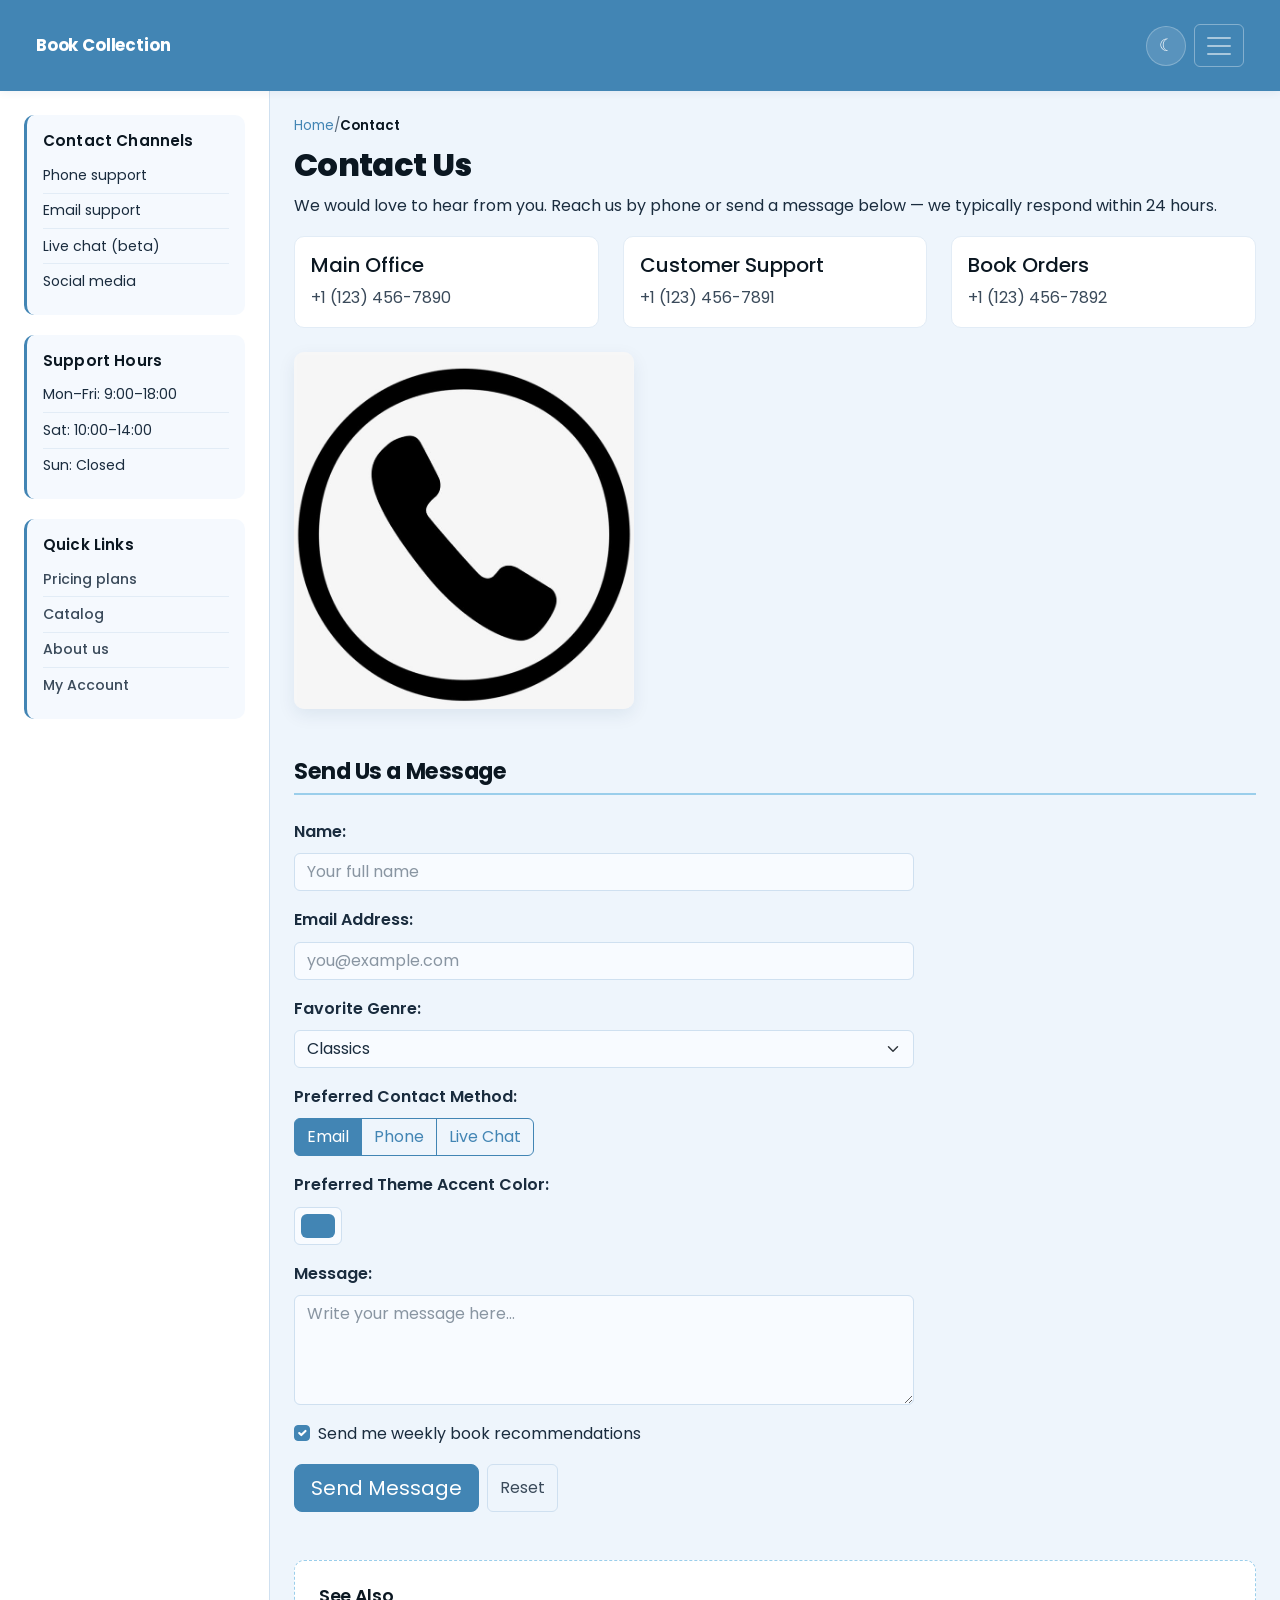
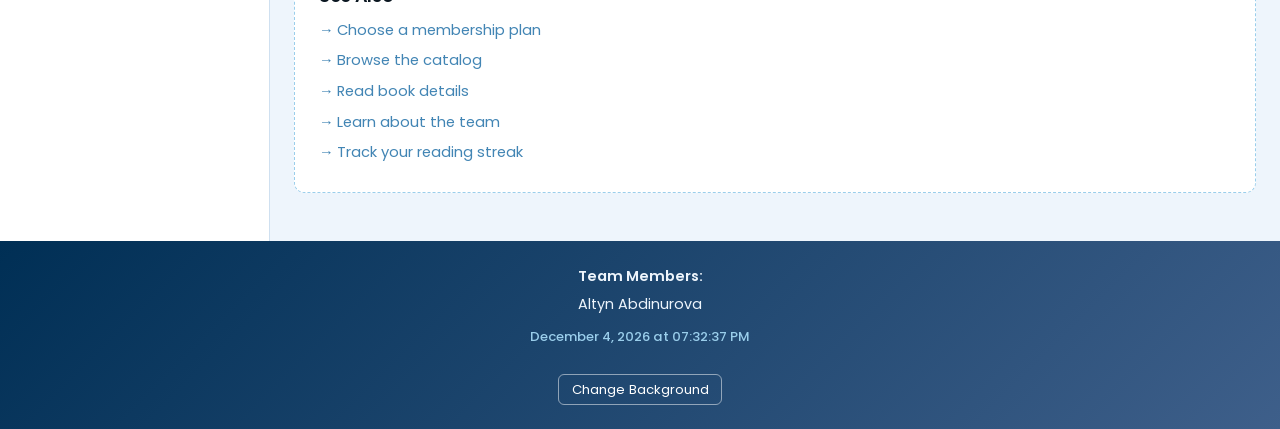
<file: 6contact.html>
<!DOCTYPE html>
<html lang="en">
<head>
  <meta charset="UTF-8">
  <meta name="viewport" content="width=device-width, initial-scale=1.0">
  <title>Contact Us — Digital Book Collection</title>
  <script src="https://code.jquery.com/jquery-3.7.1.min.js"></script>
  <script src="js/theme-init.js"></script>
  <link href="https://cdn.jsdelivr.net/npm/bootstrap@5.3.2/dist/css/bootstrap.min.css" rel="stylesheet">
  <link rel="stylesheet" href="css/style.css">
</head>
<body>
  <div class="page-grid mx-auto">
    <header id="main-header" class="px-3 px-lg-4 py-3">
      <nav class="navbar navbar-expand-xxl navbar-dark w-100" aria-label="Main navigation">
        <div class="container-fluid">
          <a class="navbar-brand" href="index.html">Book Collection</a>
          <div class="d-flex align-items-center gap-2 ms-auto order-xxl-last">
            <button class="theme-toggle" type="button" id="theme-toggle" aria-label="Toggle theme">☾</button>
            <button class="navbar-toggler" type="button"
                    data-bs-toggle="collapse" data-bs-target="#navbarMain"
                    aria-controls="navbarMain" aria-expanded="false"
                    aria-label="Toggle navigation">
              <span class="navbar-toggler-icon"></span>
            </button>
          </div>
          <div class="collapse navbar-collapse" id="navbarMain">
            <ul class="navbar-nav ms-auto mb-2 mb-xxl-0">
              <li class="nav-item"><a class="nav-link" href="index.html">Home</a></li>
              <li class="nav-item"><a class="nav-link" href="2catalog.html">Catalog</a></li>
              <li class="nav-item"><a class="nav-link" href="3product.html">Book Details</a></li>
              <li class="nav-item"><a class="nav-link" href="4about.html">About Us</a></li>
              <li class="nav-item"><a class="nav-link" href="5prices.html">Pricing</a></li>
              <li class="nav-item"><a class="nav-link active" aria-current="page" href="6contact.html">Contact Us</a></li>
              <li class="nav-item"><a class="nav-link" href="7account.html">My Account</a></li>
              <li class="nav-item"><a class="nav-link" href="8reader.html">Read</a></li>
            </ul>
          </div>
        </div>
      </nav>
    </header>

    <aside class="sidebar p-3 p-lg-4">
      <div class="sidebar-block p-3">
        <h3 class="mb-2">Contact Channels</h3>
        <ul>
          <li>Phone support</li>
          <li>Email support</li>
          <li>Live chat (beta)</li>
          <li>Social media</li>
        </ul>
      </div>
      <div class="sidebar-block p-3">
        <h3 class="mb-2">Support Hours</h3>
        <ul>
          <li>Mon–Fri: 9:00–18:00</li>
          <li>Sat: 10:00–14:00</li>
          <li>Sun: Closed</li>
        </ul>
      </div>
      <div class="sidebar-block p-3">
        <h3 class="mb-2">Quick Links</h3>
        <ul>
          <li><a href="5prices.html">Pricing plans</a></li>
          <li><a href="2catalog.html">Catalog</a></li>
          <li><a href="4about.html">About us</a></li>
          <li><a href="7account.html">My Account</a></li>
        </ul>
      </div>
    </aside>

    <main class="main-content p-3 p-lg-4">
      <div class="container-fluid px-0">
        <p class="breadcrumb mb-2"><a href="index.html">Home</a> / <span>Contact</span></p>

        <h1>Contact Us</h1>
        <p>We would love to hear from you. Reach us by phone or send a message below — we typically respond within 24 hours.</p>

        <div class="row g-4 mb-4">
          <div class="col-12 col-sm-6 col-md-6 col-lg-4">
            <div class="card h-100">
              <div class="card-body">
                <h5 class="card-title">Main Office</h5>
                <p class="card-text mb-0">+1 (123) 456-7890</p>
              </div>
            </div>
          </div>
          <div class="col-12 col-sm-6 col-md-6 col-lg-4">
            <div class="card h-100">
              <div class="card-body">
                <h5 class="card-title">Customer Support</h5>
                <p class="card-text mb-0">+1 (123) 456-7891</p>
              </div>
            </div>
          </div>
          <div class="col-12 col-sm-6 col-md-6 col-lg-4">
            <div class="card h-100">
              <div class="card-body">
                <h5 class="card-title">Book Orders</h5>
                <p class="card-text mb-0">+1 (123) 456-7892</p>
              </div>
            </div>
          </div>
        </div>

        <img src="imgs/contactlogo.jpg" alt="Phone icon for customer contact details" class="page-img">

        <h2 class="mt-4 mt-lg-5">Send Us a Message</h2>
        <form id="contact-form" action="#" method="post" class="mt-4 mb-5 form-narrow" novalidate>
          <div class="mb-3">
            <label for="name" class="form-label fw-semibold">Name:</label>
            <input type="text" class="form-control" id="name" name="name" placeholder="Your full name" required>
          </div>
          <div class="mb-3">
            <label for="email" class="form-label fw-semibold">Email Address:</label>
            <input type="email" class="form-control" id="email" name="email" placeholder="you@example.com" required>
          </div>
          <div class="mb-3">
            <label for="genre" class="form-label fw-semibold">Favorite Genre:</label>
            <select id="genre" name="genre" class="form-select">
              <option value="classics">Classics</option>
              <option value="fantasy">Fantasy</option>
              <option value="sci-fi">Science Fiction</option>
              <option value="romance">Romance</option>
              <option value="coming-of-age">Coming-of-Age</option>
            </select>
          </div>
          <div class="mb-3">
            <label class="form-label fw-semibold d-block">Preferred Contact Method:</label>
            <div class="btn-group" role="group" aria-label="Contact preference">
              <input type="radio" class="btn-check" name="contact-method" id="cm-email" value="email" checked>
              <label class="btn btn-outline-primary" for="cm-email">Email</label>
              <input type="radio" class="btn-check" name="contact-method" id="cm-phone" value="phone">
              <label class="btn btn-outline-primary" for="cm-phone">Phone</label>
              <input type="radio" class="btn-check" name="contact-method" id="cm-chat" value="chat">
              <label class="btn btn-outline-primary" for="cm-chat">Live Chat</label>
            </div>
          </div>
          <div class="mb-3">
            <label for="theme-color" class="form-label fw-semibold">Preferred Theme Accent Color:</label>
            <input type="color" class="form-control form-control-color" id="theme-color" name="theme-color" value="#4285B4" title="Choose your accent color">
          </div>
          <div class="mb-3">
            <label for="message" class="form-label fw-semibold">Message:</label>
            <textarea class="form-control" id="message" name="message" rows="4" placeholder="Write your message here..." required minlength="10"></textarea>
          </div>
          <div class="form-check mb-3">
            <input class="form-check-input" type="checkbox" id="subscribe" name="subscribe" checked>
            <label class="form-check-label" for="subscribe">Send me weekly book recommendations</label>
          </div>
          <p id="contact-error" class="auth-error p-3" hidden></p>
          <p id="contact-success" class="auth-success p-3" hidden></p>
          <div class="d-flex gap-2 flex-wrap">
            <button type="submit" class="btn btn-primary btn-lg">Send Message</button>
            <button type="reset" class="btn btn-outline-secondary">Reset</button>
          </div>
        </form>

        <div class="see-also my-4 p-3 p-lg-4">
          <h3 class="mb-2">See Also</h3>
          <ul class="mb-0">
            <li><a href="5prices.html">Choose a membership plan</a></li>
            <li><a href="2catalog.html">Browse the catalog</a></li>
            <li><a href="3product.html">Read book details</a></li>
            <li><a href="4about.html">Learn about the team</a></li>
            <li><a href="7account.html">Track your reading streak</a></li>
          </ul>
        </div>
      </div>
    </main>

    <footer class="p-4">
      <p class="mb-1">Team Members:</p>
      <ul><li>Altyn Abdinurova</li></ul>
      <p id="datetime" class="footer-datetime"></p>
      <button id="bg-color-btn" type="button" class="btn btn-sm btn-outline-light">Change Background</button>
    </footer>
  </div>

  <script src="https://cdn.jsdelivr.net/npm/bootstrap@5.3.2/dist/js/bootstrap.bundle.min.js"></script>
  <script src="js/assign5.js"></script>
  <script src="js/assign6.js"></script>
</body>
</html>
</file>
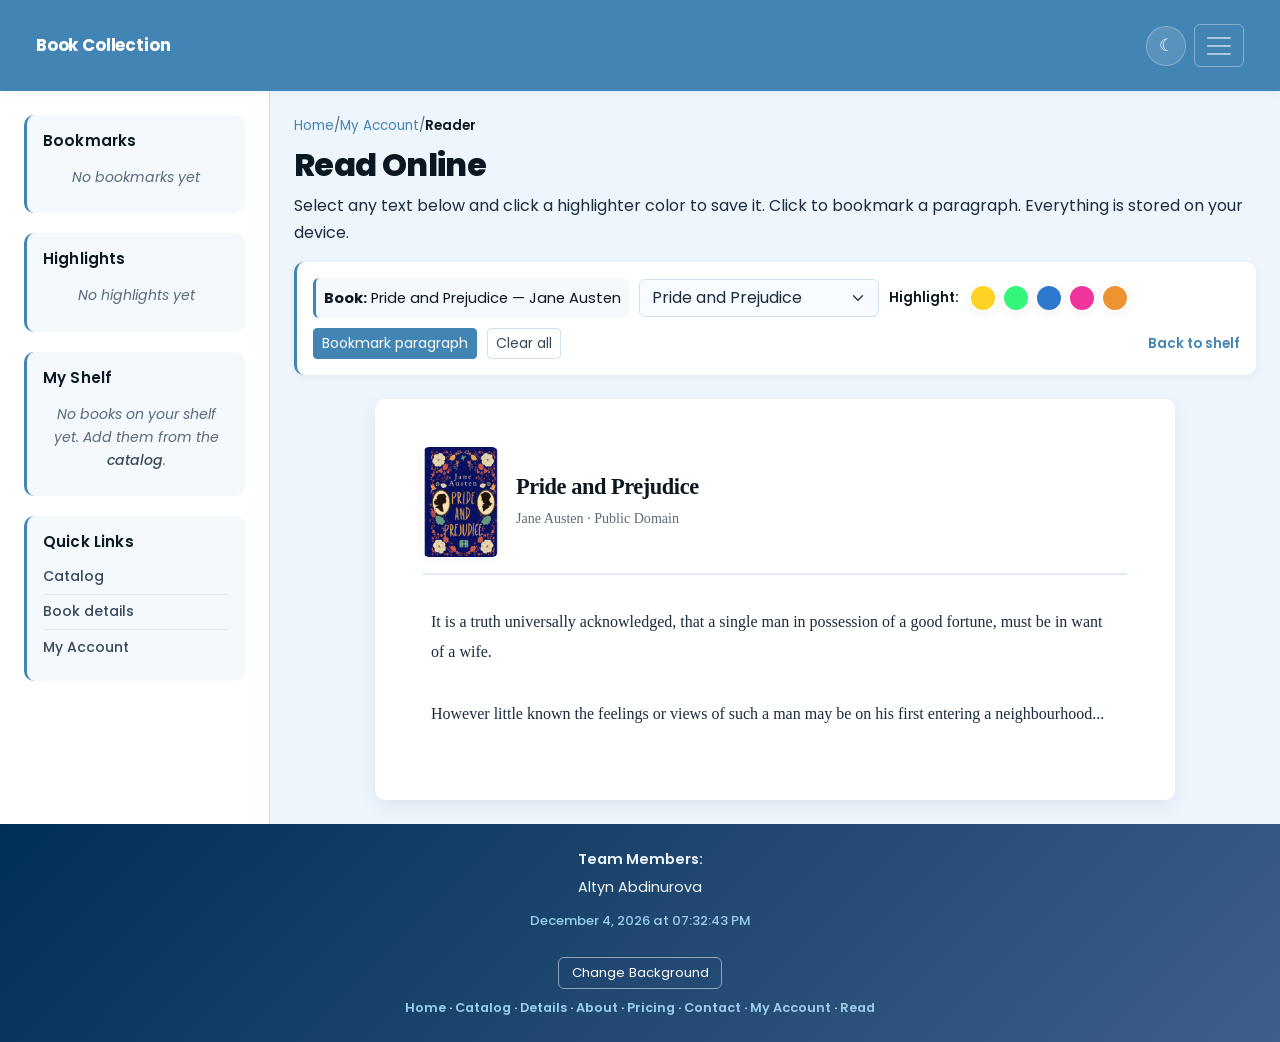
<file: 8reader.html>
<!DOCTYPE html>
<html lang="en">
<head>
  <meta charset="UTF-8">
  <meta name="viewport" content="width=device-width, initial-scale=1.0">
  <title>Reader — Digital Book Collection</title>
  <script src="https://code.jquery.com/jquery-3.7.1.min.js"></script>
  <script src="js/theme-init.js"></script>
  <link href="https://cdn.jsdelivr.net/npm/bootstrap@5.3.2/dist/css/bootstrap.min.css" rel="stylesheet">
  <link rel="stylesheet" href="css/style.css">
</head>
<body>
  <div class="page-grid mx-auto">
    <header id="main-header" class="px-3 px-lg-4 py-3">
      <nav class="navbar navbar-expand-xxl navbar-dark w-100" aria-label="Main navigation">
        <div class="container-fluid">
          <a class="navbar-brand" href="index.html">Book Collection</a>
          <div class="d-flex align-items-center gap-2 ms-auto order-xxl-last">
            <button class="theme-toggle" type="button" id="theme-toggle" aria-label="Toggle theme">☾</button>
            <button class="navbar-toggler" type="button"
                    data-bs-toggle="collapse" data-bs-target="#navbarMain"
                    aria-controls="navbarMain" aria-expanded="false"
                    aria-label="Toggle navigation">
              <span class="navbar-toggler-icon"></span>
            </button>
          </div>
          <div class="collapse navbar-collapse" id="navbarMain">
            <ul class="navbar-nav ms-auto mb-2 mb-xxl-0">
              <li class="nav-item"><a class="nav-link" href="index.html">Home</a></li>
              <li class="nav-item"><a class="nav-link" href="2catalog.html">Catalog</a></li>
              <li class="nav-item"><a class="nav-link" href="3product.html">Book Details</a></li>
              <li class="nav-item"><a class="nav-link" href="4about.html">About Us</a></li>
              <li class="nav-item"><a class="nav-link" href="5prices.html">Pricing</a></li>
              <li class="nav-item"><a class="nav-link" href="6contact.html">Contact Us</a></li>
              <li class="nav-item"><a class="nav-link" href="7account.html">My Account</a></li>
              <li class="nav-item"><a class="nav-link active" aria-current="page" href="8reader.html">Read</a></li>
            </ul>
          </div>
        </div>
      </nav>
    </header>

    <aside class="sidebar p-3 p-lg-4">
      <div class="sidebar-block p-3">
        <h3 class="mb-2">Bookmarks</h3>
        <ul id="bookmark-list"></ul>
      </div>
      <div class="sidebar-block p-3">
        <h3 class="mb-2">Highlights</h3>
        <ul id="highlight-list"></ul>
      </div>
      <div class="sidebar-block p-3">
        <h3 class="mb-2">My Shelf</h3>
        <ul id="reader-shelf-list"></ul>
      </div>
      <div class="sidebar-block p-3">
        <h3 class="mb-2">Quick Links</h3>
        <ul>
          <li><a href="2catalog.html">Catalog</a></li>
          <li><a href="3product.html">Book details</a></li>
          <li><a href="7account.html">My Account</a></li>
        </ul>
      </div>
    </aside>

    <main class="main-content p-3 p-lg-4">
      <p class="breadcrumb mb-2"><a href="index.html">Home</a> / <a href="7account.html">My Account</a> / <span>Reader</span></p>

      <h1>Read Online</h1>
      <p>Select any text below and click a highlighter color to save it. Click to bookmark a paragraph. Everything is stored on your device.</p>

      <div class="reader-toolbar p-3 mb-4">
        <span class="reader-book-title p-2">
          <strong>Book:</strong> <span id="book-title-display">—</span>
        </span>

        <select id="book-select" class="form-select book-select" aria-label="Choose book">
          <option value="">— Switch book —</option>
          <option value="pride">Pride and Prejudice</option>
          <option value="gatsby">The Great Gatsby</option>
        </select>

        <span class="toolbar-label">Highlight:</span>
        <div class="highlighter-bar">
          <button type="button" class="btn btn-sm hl-btn p-0" data-color="yellow" aria-label="Highlight yellow"></button>
          <button type="button" class="btn btn-sm hl-btn p-0" data-color="green"  aria-label="Highlight green"></button>
          <button type="button" class="btn btn-sm hl-btn p-0" data-color="blue"   aria-label="Highlight blue"></button>
          <button type="button" class="btn btn-sm hl-btn p-0" data-color="pink"   aria-label="Highlight pink"></button>
          <button type="button" class="btn btn-sm hl-btn p-0" data-color="orange" aria-label="Highlight orange"></button>
        </div>

        <button id="bookmark-btn" type="button" class="btn btn-primary btn-sm">Bookmark paragraph</button>
        <button id="clear-highlights" type="button" class="btn btn-outline-secondary btn-sm">Clear all</button>
        <a href="7account.html" class="toolbar-link ms-auto">Back to shelf</a>
      </div>

      <article class="book-reader p-4 p-lg-5 mx-auto" id="book-reader"></article>
    </main>

    <footer class="p-4">
      <p class="mb-1">Team Members:</p>
      <ul><li>Altyn Abdinurova</li></ul>
      <p id="datetime" class="footer-datetime"></p>
      <button id="bg-color-btn" type="button" class="btn btn-sm btn-outline-light">Change Background</button>
      <p class="mt-2 text-tiny mb-0">
        <a href="index.html">Home</a> · <a href="2catalog.html">Catalog</a> ·
        <a href="3product.html">Details</a> · <a href="4about.html">About</a> ·
        <a href="5prices.html">Pricing</a> · <a href="6contact.html">Contact</a> ·
        <a href="7account.html">My Account</a> · <a href="8reader.html">Read</a>
      </p>
    </footer>
  </div>

  <script src="js/reader.js"></script>
  <script src="https://cdn.jsdelivr.net/npm/bootstrap@5.3.2/dist/js/bootstrap.bundle.min.js"></script>
  <script src="js/assign5.js"></script>
  <script src="js/assign6.js"></script>
</body>
</html>
</file>
<file: css/style.css>
/* BOOK COLLECTION — Redesigned theme */

@import url('https://fonts.googleapis.com/css2?family=Poppins:wght@400;500;600;700;800&display=swap');

/* THEME VARIABLES */
:root {
  --bg-page: #eef5fc;
  --bg-surface: #ffffff;
  --bg-surface-2: #f5f9fe;
  --bg-surface-3: #e6f0fa;
  --bg-sidebar: #ffffff;
  --bg-header: #4285B4;
  --bg-footer: linear-gradient(135deg, #002F55 0%, #3E5F8A 100%);
  --bg-input: #f8fbff;

  --text-strong: #0b1721;
  --text-primary: #1a2c3e;
  --text-secondary: #3a4a5a;
  --text-muted: #5b6b7b;
  --text-on-dark: #eef5fc;

  --primary: #4285B4;
  --primary-dark: #002F55;
  --primary-mid: #3E5F8A;
  --primary-cornflower: #6495ED;
  --primary-pale: #9ACEEB;
  --primary-soft: #ABCDEF;
  --teal: #0095B6;
  --red: #D0021B;
  --red-hover: #b01a2f;

  --border: #cfe0f0;
  --border-soft: #e2ecf6;
  --shadow-sm: 0 2px 8px rgba(0, 47, 85, 0.06);
  --shadow-md: 0 6px 18px rgba(0, 47, 85, 0.08);
  --shadow-lg: 0 12px 32px rgba(0, 47, 85, 0.12);

  --radius-sm: 6px;
  --radius: 10px;
  --radius-lg: 14px;

  --t-fast: 0.15s ease;
  --t: 0.25s ease;
  --t-slow: 0.35s ease;
}

[data-theme="dark"] {
  --bg-page: #0a1a2e;
  --bg-surface: #142740;
  --bg-surface-2: #1a3350;
  --bg-surface-3: #1f3d5f;
  --bg-sidebar: #0f2138;
  --bg-header: #1a3350;
  --bg-footer: linear-gradient(135deg, #04121f 0%, #0f2138 100%);
  --bg-input: #0e1e33;

  --text-strong: #f0f6fc;
  --text-primary: #d8e5f0;
  --text-secondary: #b8c8d8;
  --text-muted: #7a8fa8;
  --text-on-dark: #eef5fc;

  --primary: #6495ED;
  --primary-dark: #9ACEEB;
  --primary-mid: #4285B4;
  --primary-cornflower: #ABCDEF;
  --primary-pale: #9ACEEB;
  --primary-soft: #3E5F8A;
  --teal: #3EC8E0;
  --red: #ff4d63;
  --red-hover: #e63348;

  --border: #1e3a5f;
  --border-soft: #223d5f;
  --shadow-sm: 0 2px 8px rgba(0, 0, 0, 0.3);
  --shadow-md: 0 6px 18px rgba(0, 0, 0, 0.4);
  --shadow-lg: 0 12px 32px rgba(0, 0, 0, 0.5);
}

/* RESET & BASE */
* { margin: 0; padding: 0; box-sizing: border-box; }

html { scroll-behavior: smooth; }

body {
  font-family: 'Poppins', 'Segoe UI', Tahoma, Geneva, Verdana, sans-serif;
  background-color: var(--bg-page);
  color: var(--text-primary);
  line-height: 1.65;
  font-weight: 400;
  min-height: 100vh;
  transition: background-color var(--t), color var(--t);
}

h1, h2, h3, h4 {
  color: var(--text-strong);
  font-weight: 700;
  letter-spacing: -0.02em;
  line-height: 1.25;
  transition: color var(--t);
}
h1 { font-size: 2rem; font-weight: 800; }
h2 { font-size: 1.4rem; padding-bottom: .5rem; border-bottom: 2px solid var(--primary-pale); }
h3 { font-size: 1.1rem; font-weight: 600; }
h4 { font-size: 0.97rem; font-weight: 600; }

p { color: var(--text-primary); }

a {
  color: var(--primary);
  text-decoration: none;
  transition: color var(--t);
}
a:hover { color: var(--primary-dark); text-decoration: underline; }

img { max-width: 100%; display: block; }

/* LAYOUT */
.page-grid {
  display: grid;
  grid-template-areas: "header header" "sidebar main" "footer footer";
  grid-template-columns: 270px minmax(0, 1fr);
  grid-template-rows: auto 1fr auto;
  min-height: 100vh;
  width: 100%;
  max-width: 1500px;
}
#main-header { grid-area: header; }
.page-grid .sidebar { grid-area: sidebar; }
.page-grid .main-content { grid-area: main; }
.page-grid footer { grid-area: footer; }

.main-content {
  background-color: var(--bg-page);
  min-width: 0;
  transition: background-color var(--t);
}

/* HEADER / NAVBAR */
#main-header {
  display: flex;
  justify-content: space-between;
  align-items: center;
  gap: 16px;
  box-shadow: var(--shadow-sm);
  position: sticky;
  top: 0;
  z-index: 100;
  flex-wrap: wrap;
  background-color: var(--bg-header);
  transition: background-color var(--t);
}

.navbar.bg-primary {
  background-color: transparent !important;
  padding: 0;
}
.navbar.bg-primary .container-fluid { gap: 8px; }

.navbar-brand {
  color: #fff !important;
  font-size: 1.05rem;
  font-weight: 700;
  letter-spacing: -0.01em;
  white-space: nowrap;
}
.navbar-brand:hover { color: #fff !important; text-decoration: none; }

.navbar-collapse { min-width: 0; }
.navbar-nav { flex-wrap: wrap; }

.navbar-nav .nav-link {
  color: rgba(255, 255, 255, 0.85) !important;
  font-weight: 500;
  font-size: .88rem;
  padding: .4rem .7rem !important;
  border-radius: var(--radius-sm);
  transition: background-color var(--t), color var(--t);
}
.navbar-nav .nav-link:hover {
  color: #fff !important;
  background-color: rgba(255, 255, 255, 0.12);
  text-decoration: none;
}
.navbar-nav .nav-link.active {
  color: #fff !important;
  background-color: rgba(255, 255, 255, 0.18);
}

.navbar-toggler {
  border: 1px solid rgba(255, 255, 255, 0.35);
  padding: .35rem .55rem;
}
.navbar-toggler:focus { box-shadow: 0 0 0 2px rgba(255, 255, 255, 0.4); }

.theme-toggle {
  width: 40px;
  height: 40px;
  border-radius: 50%;
  background: rgba(255, 255, 255, 0.12);
  border: 1px solid rgba(255, 255, 255, 0.25);
  color: #fff;
  font-size: 1.05rem;
  cursor: pointer;
  display: inline-flex;
  align-items: center;
  justify-content: center;
  transition: background var(--t-fast), transform var(--t-fast);
  padding: 0;
  line-height: 1;
  flex-shrink: 0;
}
.theme-toggle:hover {
  background: rgba(255, 255, 255, 0.22);
  transform: scale(1.06);
}
.theme-toggle:focus-visible {
  outline: 3px solid rgba(255, 255, 255, 0.55);
  outline-offset: 2px;
}

/* SIDEBAR */
.sidebar {
  background-color: var(--bg-sidebar);
  border-right: 1px solid var(--border);
  display: flex;
  flex-direction: column;
  gap: 20px;
  transition: background-color var(--t), border-color var(--t);
}

.sidebar-block {
  background-color: var(--bg-surface-2);
  border-left: 3px solid var(--primary);
  border-radius: var(--radius);
  transition: background-color var(--t), border-color var(--t);
}
.sidebar-block h3 {
  font-size: .95rem;
  color: var(--text-strong);
  letter-spacing: .01em;
}
.sidebar-block ul { list-style: none; margin: 0; padding: 0; }
.sidebar-block li {
  border-bottom: 1px solid var(--border-soft);
  font-size: .88rem;
  padding: .35rem 0;
}
.sidebar-block li:last-child { border-bottom: none; }
.sidebar-block a { color: var(--text-secondary); font-weight: 500; }
.sidebar-block a:hover { color: var(--primary); }

/* BREADCRUMB */
.breadcrumb {
  font-size: .84rem;
  color: var(--text-muted);
  background: transparent;
  padding: 0;
  margin: 0;
}
.breadcrumb a { color: var(--primary); }
.breadcrumb span { color: var(--text-strong); font-weight: 600; }

/* PAGE IMAGES */
.page-img {
  width: 100%;
  max-width: 340px;
  height: auto;
  border-radius: var(--radius);
  box-shadow: var(--shadow-md);
}
.profile-img {
  width: 150px;
  height: 150px;
  border-radius: 50%;
  object-fit: cover;
  display: block;
  border: 3px solid var(--primary);
  box-shadow: var(--shadow-md);
}
.carousel-img { height: 420px; object-fit: cover; }
.carousel-caption {
  background: rgba(0, 47, 85, 0.75);
  border-radius: var(--radius-sm);
  backdrop-filter: blur(3px);
}
[data-theme="dark"] .carousel-caption { background: rgba(0, 0, 0, 0.7); }

/* CARDS */
.info-card {
  background: var(--bg-surface);
  border-radius: var(--radius);
  border-left: 3px solid var(--primary);
  box-shadow: var(--shadow-sm);
  transition: transform var(--t), box-shadow var(--t), background-color var(--t);
}
.info-card:hover {
  transform: translateY(-3px);
  box-shadow: var(--shadow-md);
}
.info-card h3 { color: var(--text-strong); font-size: 1rem; }
.info-card .big-number {
  font-size: 1.9rem;
  font-weight: 800;
  color: var(--primary);
  display: block;
  letter-spacing: -.03em;
}

.quote-card {
  background: var(--bg-surface-2);
  border-left: 4px solid var(--primary);
  border-radius: var(--radius);
  font-style: italic;
  color: var(--text-strong);
  box-shadow: var(--shadow-sm);
}

.see-also {
  background: var(--bg-surface);
  border-radius: var(--radius);
  border: 1px dashed var(--primary-pale);
  transition: background-color var(--t), border-color var(--t);
}
.see-also ul { list-style: none; margin-left: 0; padding-left: 0; }
.see-also li { padding: .2rem 0; font-size: .92rem; }
.see-also li::before { content: "→ "; color: var(--primary); font-weight: 700; }

/* FOOTER */
footer {
  background: var(--bg-footer);
  color: var(--text-on-dark);
  text-align: center;
  font-size: .9rem;
  transition: background var(--t);
}
footer p { font-weight: 600; color: inherit; }
footer ul {
  list-style: none;
  margin: 0;
  padding: 0;
  display: flex;
  justify-content: center;
  gap: 18px;
  flex-wrap: wrap;
}
footer li { display: inline; }
footer a { color: var(--primary-pale); }
footer a:hover { color: #fff; }

.footer-datetime {
  font-size: .82rem;
  font-weight: 500 !important;
  color: var(--primary-pale) !important;
  margin-top: 10px;
}
#bg-color-btn {
  margin-top: 10px;
  border: 1px solid rgba(255, 255, 255, 0.35);
  color: #fff;
  background: transparent;
  font-size: .82rem;
  padding: .3rem .8rem;
  border-radius: var(--radius-sm);
  transition: background var(--t), color var(--t);
}
#bg-color-btn:hover {
  background: rgba(255, 255, 255, 0.15);
  color: #fff;
}

/* HERO */
.hero {
  background: linear-gradient(135deg, var(--bg-surface) 0%, var(--bg-surface-2) 100%);
  border-radius: var(--radius-lg);
  box-shadow: var(--shadow-md);
  border-left: 4px solid var(--primary);
  transition: background var(--t);
}
[data-theme="dark"] .hero {
  background: linear-gradient(135deg, #142740 0%, #1a3350 100%);
}
.hero-actions { display: flex; gap: 10px; flex-wrap: wrap; }

/* GALLERY */
.gallery-container { display: grid; gap: 12px; }
.gallery-main {
  display: grid;
  place-items: center;
  min-height: 320px;
  padding: 12px;
  overflow: hidden;
  background: var(--bg-surface);
  border: 1px solid var(--border);
  border-radius: var(--radius);
  box-shadow: var(--shadow-sm);
}
.gallery-main img { width: 100%; height: 420px; object-fit: contain; }
.gallery-thumbs { display: grid; grid-template-columns: repeat(6, 1fr); gap: 10px; }
.gallery-thumb {
  overflow: hidden;
  aspect-ratio: 1/1;
  cursor: pointer;
  border: 2px solid transparent;
  border-radius: var(--radius);
  box-shadow: var(--shadow-sm);
  transition: border-color var(--t), transform var(--t);
}
.gallery-thumb:hover { transform: translateY(-2px); }
.gallery-thumb.active-thumb { border-color: var(--primary); }
.gallery-thumb img { display: block; width: 100%; height: 100%; object-fit: cover; }

/* BOOK LIST / DETAILS */
.book-card {
  background: var(--bg-surface);
  border-radius: var(--radius);
  box-shadow: var(--shadow-sm);
  border-left: 3px solid var(--primary);
  overflow: hidden;
  transition: box-shadow var(--t), transform var(--t), background-color var(--t);
}
.book-card:hover {
  box-shadow: var(--shadow-md);
  transform: translateY(-2px);
}
.book-summary {
  display: flex;
  align-items: center;
  gap: 18px;
  cursor: pointer;
  list-style: none;
}
.book-summary::-webkit-details-marker { display: none; }
.book-summary:hover { background: var(--bg-surface-2); }
.book-summary img {
  width: 75px;
  height: 110px;
  object-fit: cover;
  border-radius: var(--radius-sm);
  flex-shrink: 0;
  box-shadow: var(--shadow-sm);
}
.book-info { flex: 1; min-width: 0; }
.book-info h3 { font-size: 1.05rem; color: var(--text-strong); font-weight: 700; }
.book-author { color: var(--primary); font-weight: 500; font-size: .85rem; }
.book-short { color: var(--text-secondary); font-size: .9rem; }
.book-toggle { display: inline-block; color: var(--primary); font-size: .82rem; font-weight: 600; }
.book-card[open] .book-toggle::after { content: "  ▴"; }
.book-card:not([open]) .book-toggle::after { content: "  ▸"; }

.book-details {
  border-top: 1px solid var(--border-soft);
  background: var(--bg-surface-2);
  animation: fadeIn .3s;
}
.book-details blockquote {
  border-left: 3px solid var(--primary);
  background: var(--bg-surface);
  border-radius: var(--radius-sm);
  font-style: italic;
  color: var(--text-strong);
  font-size: .9rem;
}

@keyframes fadeIn {
  from { opacity: 0; transform: translateY(-4px); }
  to { opacity: 1; transform: translateY(0); }
}

/* CUSTOM CARD ROW */
.custom-card-row {
  display: flex;
  flex-wrap: wrap;
  gap: 20px;
  align-items: stretch;
}
.custom-card {
  flex: 1 1 260px;
  display: flex;
  flex-direction: column;
  background: var(--bg-surface);
  border-radius: var(--radius);
  padding: 18px;
  box-shadow: var(--shadow-sm);
  border-top: 3px solid var(--primary);
  transition: transform var(--t), box-shadow var(--t), background-color var(--t);
}
.custom-card:hover {
  transform: translateY(-4px);
  box-shadow: var(--shadow-md);
}
.custom-card img {
  width: 100%;
  height: 170px;
  object-fit: cover;
  border-radius: var(--radius-sm);
  margin-bottom: 14px;
}
.custom-card h3 { color: var(--text-strong); }
.custom-card p { flex: 1; color: var(--text-secondary); font-size: .92rem; }

@media (max-width: 576px) {
  .custom-card-row { flex-direction: column; }
  .custom-card { flex: 1 1 100%; }
}
@media (min-width: 577px) and (max-width: 992px) {
  .custom-card { flex: 0 0 calc(50% - 10px); }
}
@media (min-width: 993px) {
  .custom-card { flex: 0 0 calc(33.333% - 14px); }
}

/* AUTHOR CARDS */
.author-grid {
  display: grid;
  grid-template-columns: repeat(auto-fit, minmax(220px, 1fr));
  gap: 16px;
}
.author-card {
  background: var(--bg-surface);
  border-radius: var(--radius);
  box-shadow: var(--shadow-sm);
  border-top: 3px solid var(--primary);
  transition: transform var(--t), box-shadow var(--t), background-color var(--t);
}
.author-card:hover {
  transform: translateY(-3px);
  box-shadow: var(--shadow-md);
}
.author-card h3 { color: var(--text-strong); font-size: 1.02rem; }
.author-card .author-meta { font-size: .78rem; color: var(--primary); font-weight: 600; }
.author-card p { font-size: .86rem; color: var(--text-muted); }
.author-card a.author-link { font-size: .84rem; font-weight: 600; color: var(--primary); }

/* VALUES */
.values-grid {
  display: grid;
  grid-template-columns: repeat(auto-fit, minmax(210px, 1fr));
  gap: 14px;
}
.value-card {
  background: var(--bg-surface);
  border-radius: var(--radius);
  box-shadow: var(--shadow-sm);
  border-left: 3px solid var(--primary);
  transition: transform var(--t), box-shadow var(--t), background-color var(--t);
}
.value-card:hover {
  transform: translateY(-3px);
  box-shadow: var(--shadow-md);
}
.value-card h3 { font-size: .98rem; }
.value-card p { font-size: .86rem; color: var(--text-secondary); }
.value-card a { font-size: .82rem; font-weight: 600; color: var(--primary); }

/* SHELF */
.shelf-grid {
  display: grid;
  grid-template-columns: repeat(auto-fit, minmax(230px, 1fr));
  gap: 14px;
}
.shelf-item {
  position: relative;
  background: var(--bg-surface);
  border-radius: var(--radius);
  box-shadow: var(--shadow-sm);
  border-left: 3px solid var(--primary);
  display: flex;
  gap: 12px;
  align-items: center;
  transition: transform var(--t), box-shadow var(--t), background-color var(--t);
}
.shelf-item:hover {
  transform: translateY(-2px);
  box-shadow: var(--shadow-md);
}
.shelf-item img {
  width: 55px;
  height: 85px;
  object-fit: cover;
  border-radius: var(--radius-sm);
  flex-shrink: 0;
  box-shadow: var(--shadow-sm);
}
.shelf-item-info { flex: 1; min-width: 0; }
.shelf-item-info h4 { font-size: .92rem; }
.shelf-item-info p { font-size: .78rem; color: var(--text-muted); }
.shelf-bookmark {
  position: absolute;
  top: -6px;
  right: -6px;
  background: var(--primary);
  color: #fff;
  width: 26px;
  height: 26px;
  border-radius: 50%;
  display: flex;
  align-items: center;
  justify-content: center;
  font-size: .85rem;
  box-shadow: var(--shadow-sm);
}
.shelf-remove { flex-shrink: 0; }

/* STREAK WIDGET  */
.streak-widget {
  background: var(--bg-surface-2);
  border: 1px solid var(--border);
  border-radius: var(--radius);
}
.streak-toggle {
  width: 100%;
  display: flex;
  align-items: center;
  justify-content: center;
  gap: 8px;
  background: linear-gradient(135deg, var(--primary) 0%, var(--primary-mid) 100%);
  color: #fff;
  border: none;
  border-radius: var(--radius-sm);
  cursor: pointer;
  font-family: inherit;
  font-size: 1.3rem;
  font-weight: 700;
  transition: transform var(--t-fast), box-shadow var(--t-fast);
  box-shadow: var(--shadow-sm);
}
.streak-toggle:hover {
  transform: translateY(-1px);
  box-shadow: var(--shadow-md);
  color: #fff;
}
.streak-flame { font-size: 1.5rem; }
.streak-count { font-size: 1.4rem; }

.streak-panel {
  background: var(--bg-surface);
  border-radius: var(--radius-sm);
  animation: fadeIn .2s;
}
.streak-panel h4 { font-size: .92rem; }
#streak-message { font-size: .82rem; color: var(--text-secondary); }

.streak-calendar {
  display: grid;
  grid-template-columns: repeat(7, 1fr);
  gap: 3px;
}
.cal-cell {
  aspect-ratio: 1/1;
  display: flex;
  align-items: center;
  justify-content: center;
  background: var(--bg-surface-3);
  border-radius: var(--radius-sm);
  font-size: .7rem;
  color: var(--text-muted);
  font-weight: 500;
}
.cal-cell.active {
  background: linear-gradient(135deg, var(--primary) 0%, var(--primary-mid) 100%);
  color: #fff;
  font-weight: 700;
  box-shadow: var(--shadow-sm);
}
.cal-cell.today { outline: 2px solid var(--primary-dark); outline-offset: -2px; }

.streak-stats { display: flex; gap: 5px; }
.streak-stats > div {
  flex: 1;
  text-align: center;
  background: var(--bg-surface-2);
  border-radius: var(--radius-sm);
}
.streak-stats .num {
  display: block;
  font-size: 1.05rem;
  font-weight: 800;
  color: var(--primary);
}
.streak-stats small {
  font-size: .62rem;
  color: var(--text-muted);
  text-transform: uppercase;
  letter-spacing: .5px;
}

.streak-hero {
  display: flex;
  align-items: center;
  gap: 16px;
  background: linear-gradient(135deg, var(--bg-surface-2) 0%, var(--bg-surface-3) 100%);
  border: 1px solid var(--primary-pale);
  border-radius: var(--radius);
  flex-wrap: wrap;
  transition: background var(--t);
}
[data-theme="dark"] .streak-hero {
  background: linear-gradient(135deg, #1a3350 0%, #1f3d5f 100%);
}
.streak-hero-flame { font-size: 2.4rem; }
.streak-hero-count { font-size: 1.15rem; font-weight: 700; color: var(--text-strong); }
.streak-hero-count span { font-size: 2rem; color: var(--primary); }

/* READING PROGRESS */
.my-books { display: flex; flex-direction: column; gap: 10px; }
.book-item {
  display: flex;
  gap: 14px;
  align-items: center;
  background: var(--bg-surface);
  border-radius: var(--radius);
  box-shadow: var(--shadow-sm);
  border-left: 3px solid var(--primary);
  flex-wrap: wrap;
  transition: background var(--t);
}
.book-item-info { flex: 1; min-width: 200px; }
.book-item-author { font-size: .84rem; color: var(--primary); }
.book-item-progress { font-size: .84rem; color: var(--text-muted); }

.progress-bar {
  height: 6px;
  background: var(--bg-surface-3);
  border-radius: 10px;
  overflow: hidden;
}
.progress-fill {
  height: 100%;
  background: linear-gradient(90deg, var(--primary) 0%, var(--primary-mid) 100%);
  border-radius: 10px;
  transition: width var(--t-slow);
}
.book-item-actions { display: flex; gap: 6px; }

.empty-msg {
  text-align: center;
  color: var(--text-muted);
  font-style: italic;
  background: var(--bg-surface);
  border-radius: var(--radius);
  border: 1px dashed var(--primary-pale);
}

/* PROFILE / ACCOUNT */
.profile-top {
  display: flex;
  justify-content: space-between;
  align-items: center;
  flex-wrap: wrap;
  gap: 10px;
}
#profile-section h1 span { color: var(--primary); }
.account-card {
  background: var(--bg-surface);
  border-radius: var(--radius);
  box-shadow: var(--shadow-sm);
  border-left: 3px solid var(--primary);
}
.account-row {
  display: flex;
  justify-content: space-between;
  align-items: center;
  gap: 14px;
  border-bottom: 1px solid var(--border-soft);
  flex-wrap: wrap;
}
.account-row:last-child { border-bottom: none; }
.account-label { font-size: .86rem; font-weight: 600; color: var(--text-strong); }
.account-value { font-size: .9rem; color: var(--text-secondary); display: flex; align-items: center; gap: 10px; }

/* READER */
.reader-toolbar {
  display: flex;
  flex-wrap: wrap;
  gap: 10px;
  align-items: center;
  background: var(--bg-surface);
  border-radius: var(--radius);
  box-shadow: var(--shadow-sm);
  position: sticky;
  top: 70px;
  z-index: 50;
  border-left: 3px solid var(--primary);
  transition: background var(--t);
}
.highlighter-bar { display: flex; gap: 5px; }
.hl-btn {
  width: 28px;
  height: 28px;
  border-radius: 50% !important;
  border: 2px solid var(--bg-surface) !important;
  box-shadow: var(--shadow-sm) !important;
  cursor: pointer;
  transition: transform var(--t-fast);
  padding: 0;
}
.hl-btn:hover { transform: scale(1.12); }
.hl-btn[data-color="yellow"] { background: #ffd324; }
.hl-btn[data-color="green"]  { background: #32f77a; }
.hl-btn[data-color="blue"]   { background: #2e78ce; }
.hl-btn[data-color="pink"]   { background: #f1359c; }
.hl-btn[data-color="orange"] { background: #ee9331; }
.hl-btn:focus-visible { outline: 3px solid var(--primary); outline-offset: 2px; }

.book-reader {
  background: var(--bg-surface);
  border-radius: var(--radius);
  box-shadow: var(--shadow-md);
  font-family: Georgia, 'Times New Roman', serif;
  line-height: 1.85;
  max-width: 800px;
  transition: background var(--t);
}
[data-theme="dark"] .book-reader { background: #16283f; }

.reader-header {
  display: flex;
  gap: 18px;
  align-items: center;
  border-bottom: 2px solid var(--border-soft);
}
.reader-header img {
  width: 75px;
  height: 110px;
  object-fit: cover;
  border-radius: var(--radius-sm);
  box-shadow: var(--shadow-sm);
}
.reader-header h1 { font-size: 1.4rem; }
.reader-header p { color: var(--text-muted); font-size: .88rem; }

.reader-para {
  font-size: 1rem;
  color: var(--text-primary);
  border-radius: var(--radius-sm);
  transition: background var(--t), box-shadow var(--t);
}
.reader-para:hover { background: var(--bg-surface-2); }
.reader-para.flash {
  background: var(--primary-soft);
  box-shadow: 0 0 0 2px var(--primary);
  animation: flashPara 1.4s ease;
}
@keyframes flashPara {
  0%, 100% { background: var(--primary-soft); }
  50% { background: var(--primary-pale); }
}

mark.hl { border-radius: 3px; color: inherit; }
mark.hl-yellow { background: #ffd324; color: #0b1721; }
mark.hl-green  { background: #32f77a; color: #0b1721; }
mark.hl-blue   { background: #2e78ce; color: #0b1721; }
mark.hl-pink   { background: #f1359c; color: #0b1721; }
mark.hl-orange { background: #ee9331; color: #0b1721; }

.side-link {
  position: relative;
  border-radius: var(--radius-sm);
  font-size: .82rem;
  color: var(--text-secondary);
  transition: background var(--t-fast);
  display: flex;
  align-items: flex-start;
  gap: 6px;
}
.side-link:hover { background: var(--bg-surface-2); }
.side-link .side-text {
  flex: 1;
  min-width: 0;
  display: -webkit-box;
  -webkit-box-orient: vertical;
  -webkit-line-clamp: 3;
  line-clamp: 3;
  overflow: hidden;
  line-height: 1.35;
  color: var(--text-secondary);
  text-decoration: none;
}
.side-link .side-text:hover { color: var(--text-strong); text-decoration: none; }
.side-remove {
  position: absolute;
  right: 4px;
  top: 6px;
  opacity: .4;
  transition: opacity var(--t-fast);
}
.side-link:hover .side-remove { opacity: 1; }
.side-remove:focus-visible,
.side-link:focus-within .side-remove { opacity: 1; }

.swatch { width: 12px; height: 12px; border-radius: 3px; flex-shrink: 0; display: inline-block; }
.swatch-yellow { background: #ffd324; }
.swatch-green  { background: #32f77a; }
.swatch-blue   { background: #2e78ce; }
.swatch-pink   { background: #f1359c; }
.swatch-orange { background: #ee9331; }

.empty-msg-small {
  font-size: .8rem;
  color: var(--text-muted);
  font-style: italic;
  text-align: center;
}

.reader-book-title {
  font-size: .92rem;
  color: var(--text-strong);
  background: var(--bg-surface-2);
  border-radius: var(--radius-sm);
  border-left: 3px solid var(--primary);
}
.toolbar-label { font-size: .84rem; font-weight: 600; color: var(--text-strong); }
.toolbar-link { font-size: .84rem; font-weight: 600; color: var(--primary); }

.reader-empty {
  text-align: center;
  background: var(--bg-surface);
  border-radius: var(--radius);
  border: 1px dashed var(--primary-pale);
}
.reader-empty h2 { color: var(--text-strong); }
.reader-empty ul.reader-suggest { list-style: none; max-width: 420px; text-align: left; padding: 0; }
.reader-empty ul.reader-suggest li { border-bottom: 1px solid var(--border-soft); font-size: .88rem; }
.reader-empty ul.reader-suggest li:last-child { border-bottom: none; }

.shelf-link {
  display: flex;
  align-items: center;
  gap: 6px;
  border-bottom: 1px solid var(--border-soft);
  font-size: .84rem;
}
.shelf-link:last-child { border-bottom: none; }
.shelf-link.active { background: var(--bg-surface-2); border-radius: var(--radius-sm); }
.shelf-link a { color: var(--primary); font-weight: 500; flex: 1; }
.shelf-tag {
  font-size: .62rem;
  background: var(--red);
  color: #fff;
  border-radius: 10px;
  font-weight: 600;
  padding: 2px 8px;
}

/* AUTH TABS */
.auth-tabs {
  display: flex;
  gap: 6px;
  background: var(--bg-surface-2);
  border-radius: var(--radius);
  max-width: 540px;
}
.auth-tab {
  flex: 1;
  background: transparent;
  color: var(--text-secondary);
  border: none;
  border-radius: var(--radius-sm);
  font-family: inherit;
  font-size: .93rem;
  font-weight: 600;
  cursor: pointer;
  transition: background var(--t), color var(--t);
}
.auth-tab:hover { background: var(--bg-surface-3); color: var(--text-strong); }
.auth-tab.active {
  background: var(--bg-surface);
  color: var(--text-strong);
  box-shadow: var(--shadow-sm);
  font-weight: 700;
}
.auth-hint { font-size: .86rem; color: var(--text-muted); }
.auth-error {
  background: rgba(208, 2, 27, 0.08);
  color: var(--red);
  border-left: 3px solid var(--red);
  border-radius: var(--radius-sm);
  font-size: .86rem;
  font-weight: 500;
}
[data-theme="dark"] .auth-error { background: rgba(255, 77, 99, 0.12); }

/* ACCORDION (FAQ) */
.accordion-custom { display: flex; flex-direction: column; gap: 8px; }
.accordion-item-custom {
  border: 1px solid var(--border) !important;
  border-radius: var(--radius);
  overflow: hidden;
  background: var(--bg-surface) !important;
  box-shadow: var(--shadow-sm);
  transition: background var(--t), border-color var(--t);
}
.accordion-header {
  width: 100%;
  text-align: left;
  padding: 14px 18px;
  background: var(--bg-surface-2) !important;
  border: none;
  font-weight: 600;
  font-family: inherit;
  font-size: .96rem;
  color: var(--text-strong) !important;
  cursor: pointer;
  transition: background var(--t), color var(--t);
  display: flex;
  justify-content: space-between;
  align-items: center;
  gap: 12px;
}
.accordion-header::after {
  content: "+";
  font-size: 1.3rem;
  color: var(--primary);
  transition: transform var(--t-slow);
  font-weight: 700;
}
.accordion-item-custom.active .accordion-header::after {
  content: "−";
  transform: rotate(180deg);
}
.accordion-header:hover { background: var(--bg-surface-3) !important; }
.accordion-header:focus-visible {
  outline: 3px solid var(--primary);
  outline-offset: -3px;
}
.accordion-content {
  max-height: 0;
  overflow: hidden;
  transition: max-height var(--t-slow);
  padding: 0 18px;
  background: var(--bg-surface) !important;
}
.accordion-content p {
  margin: 0;
  padding: 12px 0 16px;
  color: var(--text-secondary) !important;
  font-size: .92rem;
  line-height: 1.6;
}

/* POPUP */
.popup-overlay {
  position: fixed;
  inset: 0;
  background: rgba(0, 47, 85, 0.65);
  display: flex;
  align-items: center;
  justify-content: center;
  z-index: 1050;
  padding: 16px;
  animation: fadeIn .25s ease;
}
.popup-overlay[hidden] { display: none; }
.popup-form {
  background: var(--bg-surface);
  color: var(--text-primary);
  border-radius: var(--radius-lg);
  max-width: 420px;
  width: 100%;
  position: relative;
  box-shadow: var(--shadow-lg);
  animation: popIn .3s ease;
}
@keyframes popIn {
  from { opacity: 0; transform: scale(.92) translateY(10px); }
  to   { opacity: 1; transform: scale(1) translateY(0); }
}

/* PRICING CARDS */
.pricing-grid {
  display: grid;
  grid-template-columns: repeat(auto-fit, minmax(220px, 1fr));
  gap: 16px;
}
.pricing-card {
  background: var(--bg-surface);
  border-radius: var(--radius);
  border-left: 3px solid var(--primary);
  box-shadow: var(--shadow-sm);
  padding: 20px;
  display: flex;
  flex-direction: column;
  transition: transform var(--t), box-shadow var(--t), background var(--t);
}
.pricing-card:hover { transform: translateY(-3px); box-shadow: var(--shadow-md); }
.pricing-card h3 { font-size: 1.05rem; margin-bottom: 4px; }
.pricing-card .price {
  font-size: 1.9rem;
  font-weight: 800;
  color: var(--primary);
  margin: 6px 0;
}
.pricing-card .price small { font-size: .85rem; color: var(--text-muted); font-weight: 500; }
.pricing-card ul { list-style: none; padding: 0; margin: 12px 0 0; }
.pricing-card li {
  font-size: .88rem;
  padding: 4px 0;
  color: var(--text-secondary);
  border-bottom: 1px solid var(--border-soft);
}
.pricing-card li:last-child { border-bottom: none; }
.pricing-card.featured { border-left-color: var(--red); }

/* SCROLL MARGIN */
.book-card, h2[id], h1[id] { scroll-margin-top: 90px; }

/* RESPONSIVE */
@media (max-width: 1100px) { .gallery-thumbs { grid-template-columns: repeat(4, 1fr); } }
@media (max-width: 900px) {
  .page-grid {
    grid-template-areas: "header" "sidebar" "main" "footer";
    grid-template-columns: 1fr;
  }
  .sidebar { border-right: none; border-bottom: 1px solid var(--border); }
}
@media (max-width: 760px) {
  #main-header { flex-direction: row; align-items: center; gap: 8px; }
  .gallery-thumbs { grid-template-columns: repeat(4, 1fr); }
  .gallery-main img { height: 340px; }
  .book-summary { gap: 12px; }
  .book-summary img { width: 60px; height: 90px; }
  .reader-toolbar { top: auto; position: static; }
  .reader-header { flex-direction: column; text-align: center; }
}
@media (max-width: 576px) {
  body { font-size: 14px; }
  h1 { font-size: 1.5rem; }
  h2 { font-size: 1.15rem; }
  h3 { font-size: .98rem; }
  .gallery-thumbs { grid-template-columns: repeat(3, 1fr); }
  .gallery-main { min-height: 240px; }
  .gallery-main img { height: 280px; }
  .carousel-img { height: 280px; }
}
@media (min-width: 577px) and (max-width: 992px) {
  body { font-size: 15px; }
  h1 { font-size: 1.75rem; }
  h2 { font-size: 1.25rem; }
}
@media (min-width: 993px) {
  body { font-size: 16px; }
  h1 { font-size: 2rem; }
  h2 { font-size: 1.4rem; }
}

/* UTILITIES */
.form-narrow { max-width: 620px; }
.form-narrow-sm { max-width: 540px; }
.text-small { font-size: .88rem; color: var(--text-muted); }
.text-tiny { font-size: .8rem; }

/* BOOTSTRAP OVERRIDES */
.form-control, .form-select {
  background-color: var(--bg-input) !important;
  border: 1px solid var(--border) !important;
  color: var(--text-primary) !important;
  border-radius: var(--radius-sm);
}
.form-control:focus,
.form-select:focus,
.form-check-input:focus {
  background-color: var(--bg-input) !important;
  color: var(--text-primary) !important;
  border-color: var(--primary) !important;
  box-shadow: 0 0 0 3px rgba(66, 133, 180, 0.2) !important;
}
[data-theme="dark"] .form-control:focus,
[data-theme="dark"] .form-select:focus {
  box-shadow: 0 0 0 3px rgba(100, 149, 237, 0.3) !important;
}
.form-control::placeholder { color: var(--text-muted); opacity: .7; }
.form-check-input {
  background-color: var(--bg-input);
  border-color: var(--border);
}
.form-check-input:checked {
  background-color: var(--primary) !important;
  border-color: var(--primary) !important;
}

.input-group-text {
  background-color: var(--bg-surface-2) !important;
  border: 1px solid var(--border) !important;
  color: var(--text-secondary) !important;
}

input:-webkit-autofill,
input:-webkit-autofill:hover,
input:-webkit-autofill:focus,
textarea:-webkit-autofill,
select:-webkit-autofill {
  -webkit-text-fill-color: var(--text-primary) !important;
  -webkit-box-shadow: 0 0 0 1000px var(--bg-input) inset !important;
  transition: background-color 5000s ease-in-out 0s;
  caret-color: var(--primary);
}

/* btn-check*/
.btn-check:checked + .btn-outline-primary,
.btn-check:active + .btn-outline-primary {
  background-color: var(--primary) !important;
  border-color: var(--primary) !important;
  color: #fff !important;
}
.btn-outline-primary {
  color: var(--primary) !important;
  border-color: var(--primary) !important;
}
.btn-outline-primary:hover {
  background-color: var(--primary) !important;
  border-color: var(--primary) !important;
  color: #fff !important;
}

.btn-primary {
  background-color: var(--primary) !important;
  border-color: var(--primary) !important;
  color: #fff !important;
}

.btn-primary:hover, .btn-primary:focus {
  background-color: var(--primary-mid) !important;
  border-color: var(--primary-mid) !important;
  color: #fff !important;
}

.btn-warning {
  background-color: var(--red) !important;
  border-color: var(--red) !important;
  color: #fff !important;
}
.btn-warning:hover {
  background-color: var(--red-hover) !important;
  border-color: var(--red-hover) !important;
  color: #fff !important;
}

.btn-outline-secondary {
  color: var(--text-secondary) !important;
  border-color: var(--border) !important;
}
.btn-outline-secondary:hover {
  background-color: var(--text-secondary) !important;
  color: #fff !important;
}

.btn-outline-light {
  color: #fff !important;
  border-color: rgba(255,255,255,.5) !important;
}
.btn-outline-light:hover {
  background-color: rgba(255,255,255,.15) !important;
  color: #fff !important;
}

/* Bootstrap cards */
.card {
  background-color: var(--bg-surface) !important;
  border: 1px solid var(--border-soft) !important;
  color: var(--text-primary);
  border-radius: var(--radius);
  overflow: hidden;
  transition: background-color var(--t), border-color var(--t);
}
.card-body { color: var(--text-primary); }
.card-title { color: var(--text-strong); }
.card-text { color: var(--text-secondary); }
.card-img-top { height: 220px; object-fit: cover; }

/* Tables */
.table {
  color: var(--text-primary);
  border-color: var(--border);
  background: transparent;
}
.table > :not(caption) > * > * {
  background-color: transparent !important;
  color: var(--text-primary) !important;
  border-color: var(--border) !important;
}
.table-striped > tbody > tr:nth-of-type(odd) > * {
  background-color: transparent !important;
  color: var(--text-primary) !important;
}
.table-hover > tbody > tr:hover > * {
  background-color: var(--bg-surface-2) !important;
}
.table-dark {
  background-color: var(--primary-dark) !important;
}
.table-dark th {
  color: #fff !important;
  background-color: var(--primary-dark) !important;
}
.table-scroll { background: transparent; }

/* INTERACTIVE ELEMENTS */

/* Time-based greeting */
.greeting-text {
  font-size: 1.05rem;
  font-weight: 500;
  color: var(--primary);
  font-style: italic;
}

/* Random quote generator */
.quote-generator {
  background: var(--bg-surface);
  border-radius: var(--radius);
  border-left: 4px solid var(--primary);
  box-shadow: var(--shadow-sm);
}
.quote-text {
  font-family: Georgia, 'Times New Roman', serif;
  font-size: 1.1rem;
  font-style: italic;
  color: var(--text-strong);
}

/* Catalog filter bar */
.filter-bar {
  display: flex;
  flex-wrap: wrap;
  gap: 8px;
}
.filter-btn {
  font-size: .85rem;
  padding: .35rem .9rem;
  border-radius: 20px;
}
.filter-btn.active {
  background: var(--primary) !important;
  color: #fff !important;
  border-color: var(--primary) !important;
}

/* Book rating stars */
.book-rating {
  display: flex;
  align-items: center;
  gap: 2px;
}
.rating-star {
  transition: transform 0.2s, color 0.2s;
  user-select: none;
}
.rating-star:hover { transform: scale(1.2); }

/* Success message */
.auth-success {
  background: rgba(40, 167, 69, 0.1);
  color: #28a745;
  border-left: 3px solid #28a745;
  border-radius: var(--radius-sm);
  font-size: .86rem;
  font-weight: 500;
}
[data-theme="dark"] .auth-success {
  background: rgba(40, 167, 69, 0.15);
  color: #4cd964;
}

/* Read More content block */
#read-more-content {
  display: none;
  background: var(--bg-surface-2) !important;
  border-radius: var(--radius-sm);
  border-left: 3px solid var(--primary-pale);
}

/* ===== Assignment 5 fixes ===== */

.greet-group { max-width: 380px; }
.book-select { max-width: 240px; }

.add-to-shelf { transition: transform var(--t-fast), background-color var(--t), border-color var(--t); }
.add-to-shelf.on-shelf {
  background-color: #28a745;
  border-color: #28a745;
  color: #fff;
}

.billing-note {
  font-size: .85rem;
  color: var(--text-muted);
  margin: -0.75rem 0 1rem;
}
.price { transition: opacity var(--t), transform var(--t); }
.price.price-updating { opacity: 0; transform: translateY(-6px); }

.fade-in-up { animation: fadeInUp .35s ease both; }
@keyframes fadeInUp {
  from { opacity: 0; transform: translateY(12px); }
  to   { opacity: 1; transform: translateY(0); }
}

.navbar-nav .nav-link:focus-visible {
  outline: 3px solid #fff;
  outline-offset: 2px;
}

/* ============================================
   ASSIGNMENT 6 — jQuery feature styles
   ============================================ */

/* Layout helper: search bar max-width (was inline style before) */
.search-wrap { max-width: 480px; }

/* Task 4: Colorful scroll progress bar */
#scroll-progress {
  position: fixed;
  top: 0;
  left: 0;
  width: 0;
  height: 5px;
  z-index: 9999;
  background: linear-gradient(90deg,
    #4285B4 0%,
    #6495ED 25%,
    #9ACEEB 50%,
    #f1359c 75%,
    #ffd324 100%);
  box-shadow: 0 0 10px rgba(100, 149, 237, 0.6);
  transition: width 0.08s linear;
}

/* Task 7: Toast notifications */
.toast-notification {
  position: fixed;
  right: 20px;
  bottom: 20px;
  z-index: 9998;
  max-width: min(360px, calc(100vw - 40px));
  padding: 12px 18px;
  border-radius: var(--radius);
  color: #fff;
  font-weight: 500;
  font-size: 0.92rem;
  box-shadow: var(--shadow-lg);
  opacity: 0;
  transform: translateY(16px);
  transition: opacity 0.3s ease, transform 0.3s ease;
  pointer-events: none;
}
.toast-notification.toast-visible {
  opacity: 1;
  transform: translateY(0);
}
.toast-notification.toast-hide {
  opacity: 0;
  transform: translateY(-16px);
}
.toast-notification.toast-success { background: #28a745; }
.toast-notification.toast-info    { background: #4285B4; }
.toast-notification.toast-error   { background: #D0021B; }

/* Task 3: Search highlighting */
mark.search-hl {
  background: #ffd324;
  color: #111;
  padding: 0 2px;
  border-radius: 2px;
}

/* Task 8: Copy quote buttons */
.copy-quote-btn {
  font-size: 0.75rem;
  padding: 0.15rem 0.55rem;
  vertical-align: middle;
  transition: background-color 0.2s ease, color 0.2s ease;
}

/* Task 9: Lazy loaded images */
.lazy-img {
  background: var(--bg-surface-3);
  min-height: 40px;
}

/* Task 6: Spinner (Bootstrap has it, but sizing tweak) */
.spinner-border-sm {
  width: 1rem;
  height: 1rem;
  border-width: 0.15em;
}

/* Task 2: Search suggestions dropdown */
#search-suggestions {
  top: 100%;
  left: 0;
  z-index: 1050;
  max-height: 280px;
  overflow-y: auto;
  border: 0;
  box-shadow: var(--shadow-md);
}
#search-suggestions .list-group-item {
  cursor: pointer;
}
</file>
